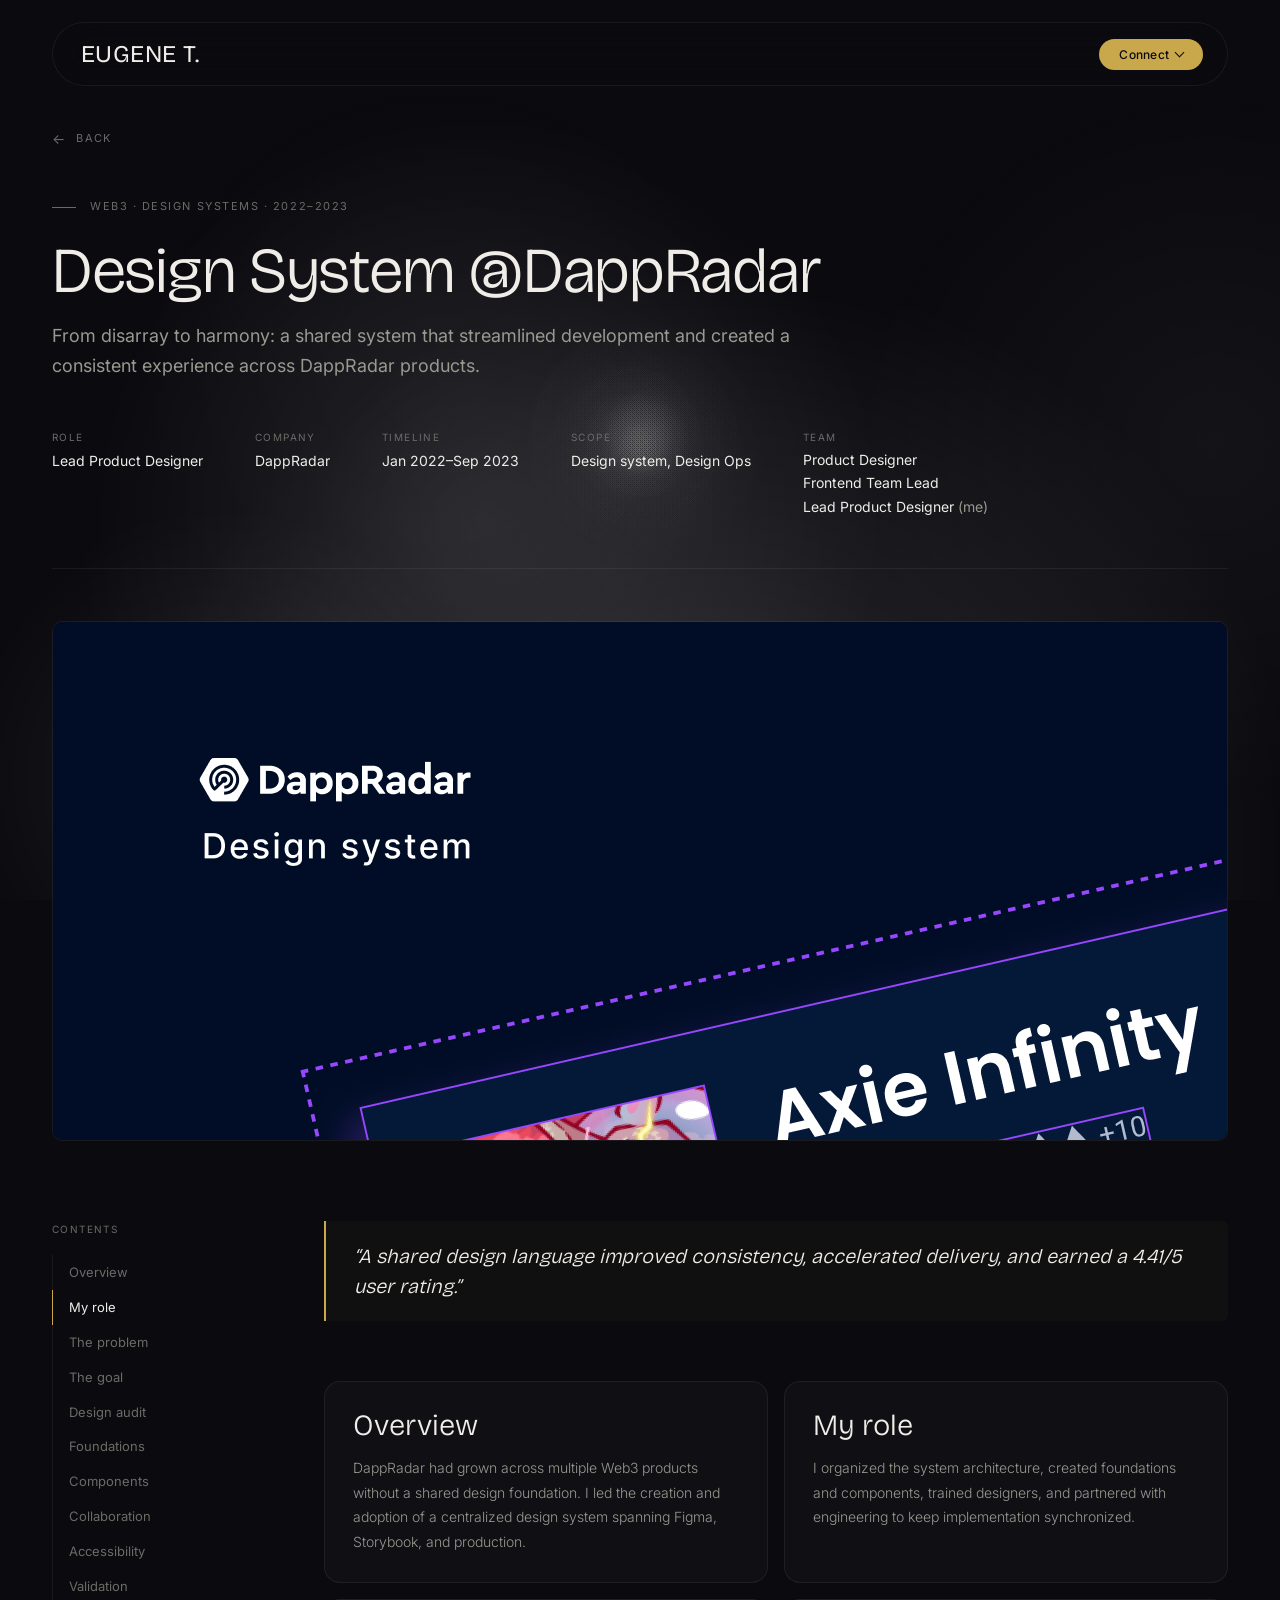
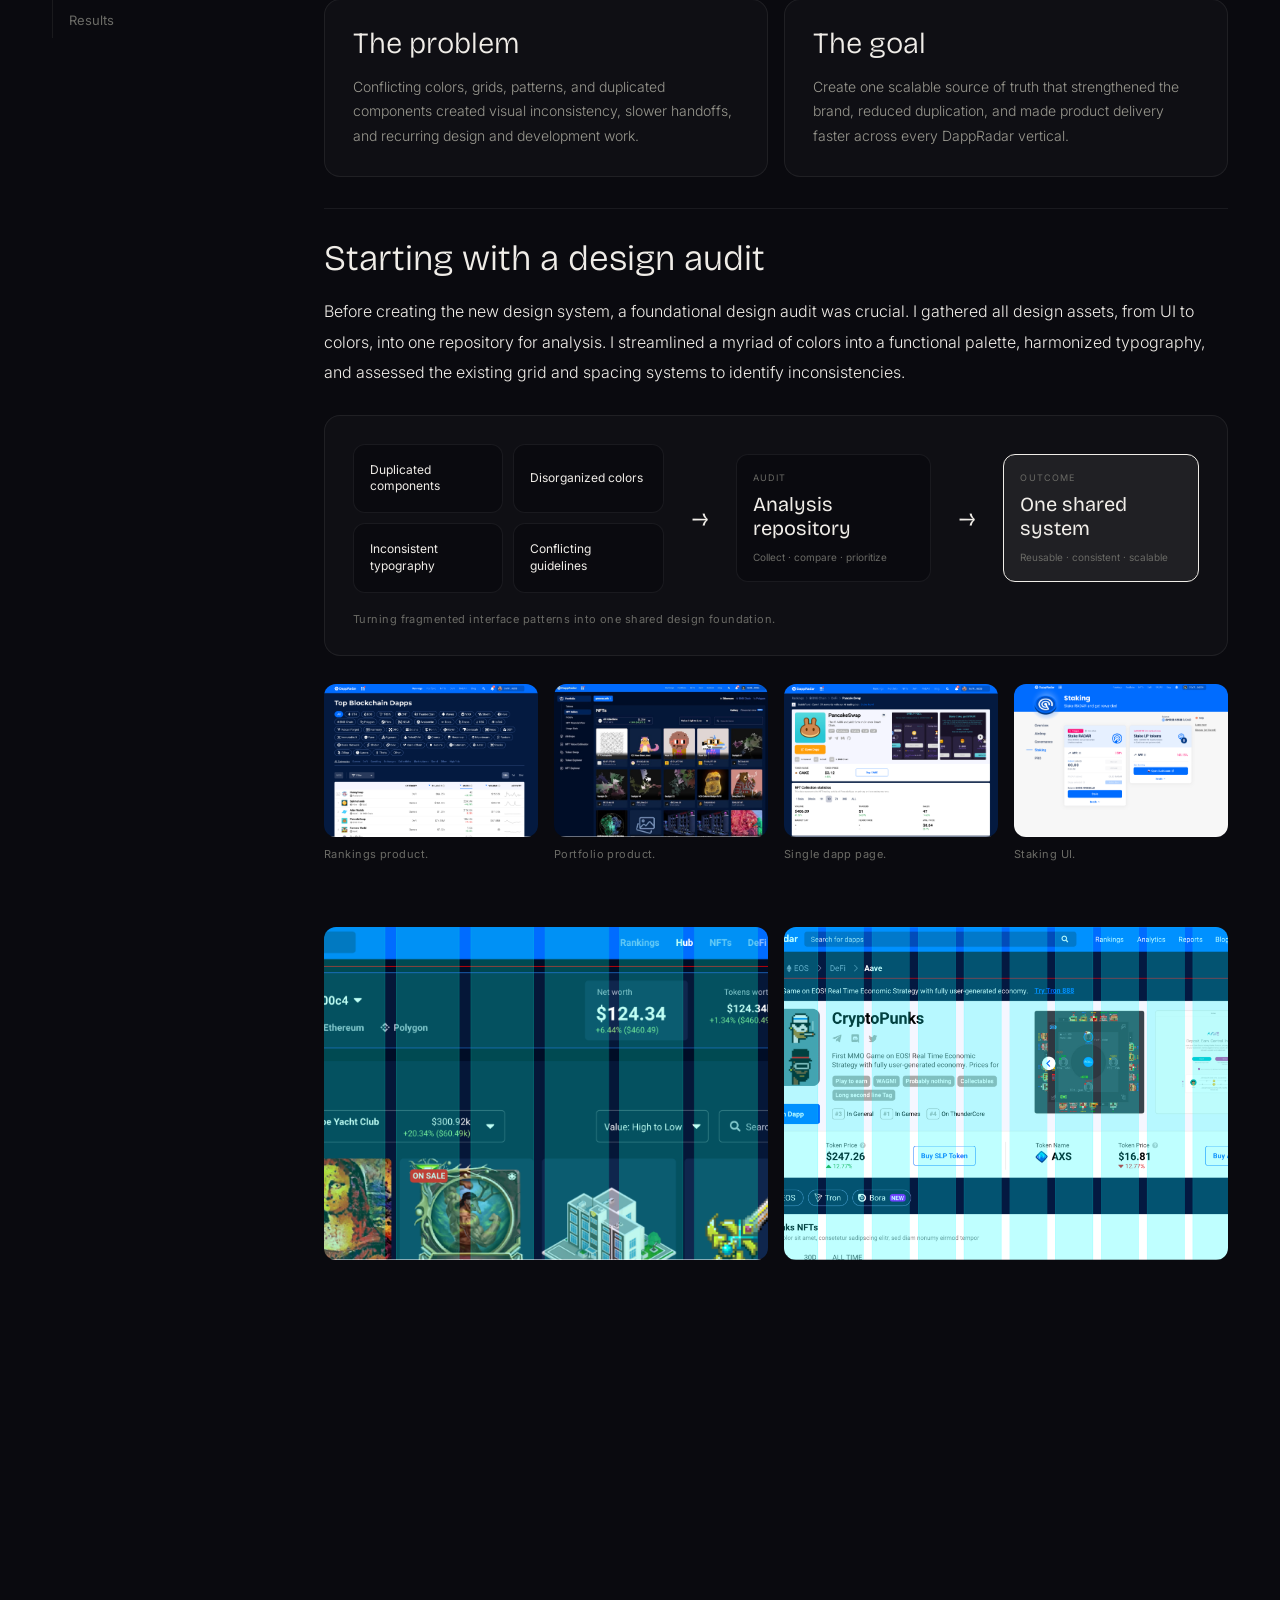
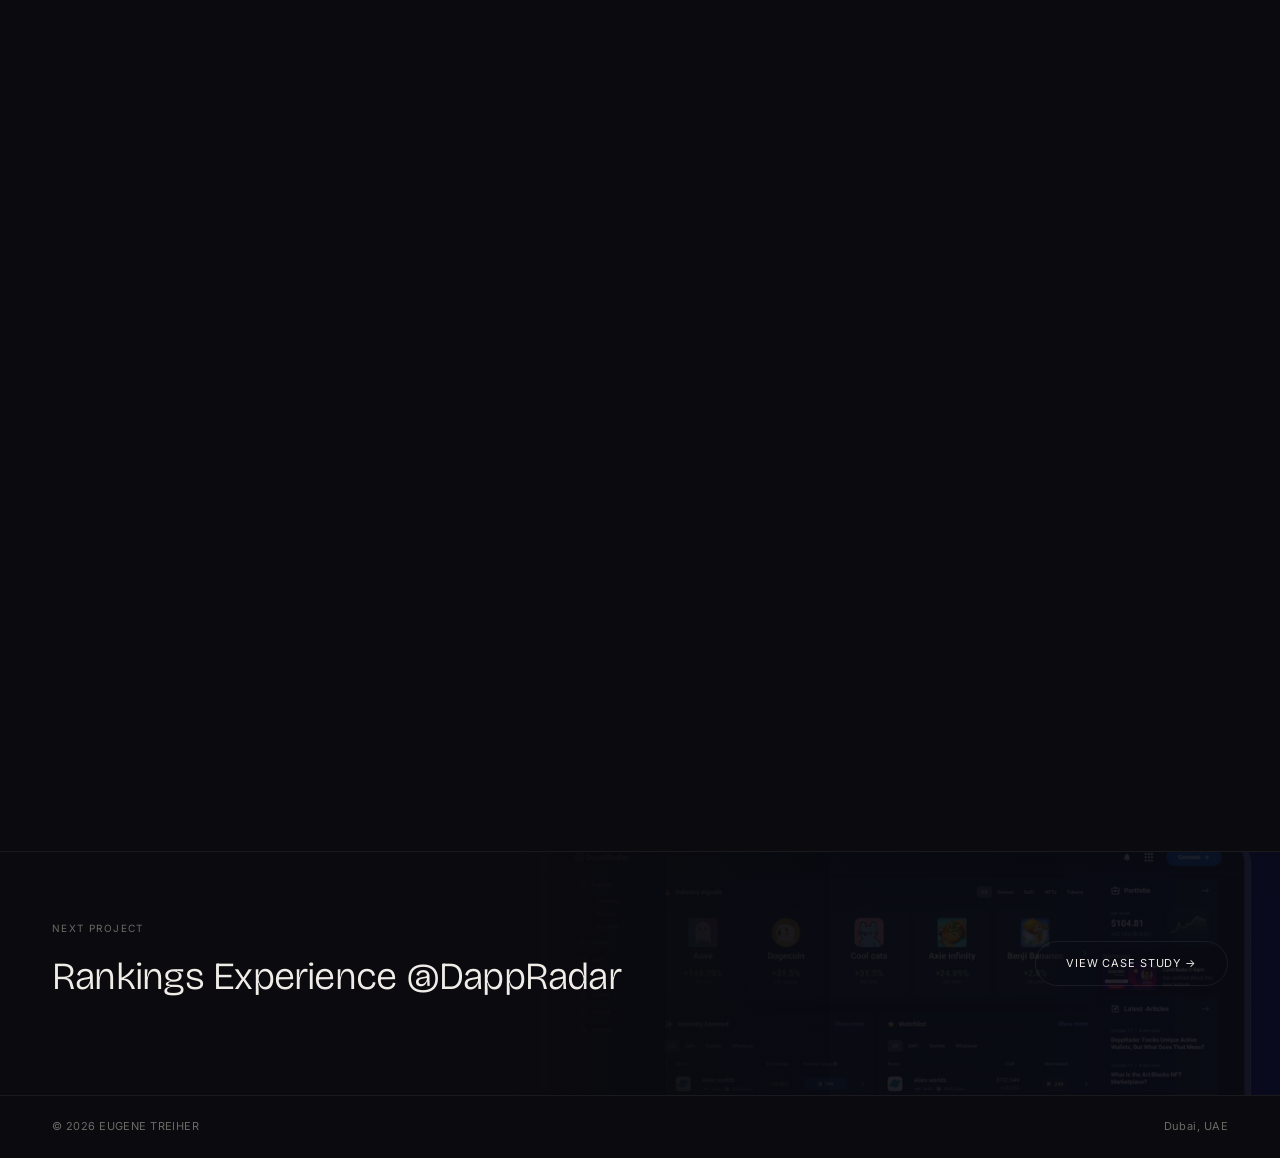
<file: design-system-dappradar.html>
<!DOCTYPE html>
<html lang="en">
<head>
<meta charset="UTF-8">
<meta name="viewport" content="width=device-width, initial-scale=1.0">
<script async src="https://www.googletagmanager.com/gtag/js?id=G-EYNT321HXM"></script>
<script>
  window.dataLayer = window.dataLayer || [];
  function gtag(){dataLayer.push(arguments);}
  gtag('js', new Date());
  gtag('config', 'G-EYNT321HXM');
</script>
<title>Design System @DappRadar - Eugene Treiher</title>
<link rel="icon" href="/favicon.svg" type="image/svg+xml">
<link rel="preconnect" href="https://fonts.googleapis.com">
<link href="https://fonts.googleapis.com/css2?family=Inter:wght@300;400;500;900&family=Bricolage+Grotesque:wght@200;300;400;500;600&family=Barlow+Condensed:wght@400;600;700;800&display=swap" rel="stylesheet">
<link rel="stylesheet" href="styles.css?v=44">
</head>
<body class="design-system-case">
<canvas id="blob-canvas"></canvas>
<nav id="main-nav" class="case-nav"><div class="nav-inner"><a href="/" class="nav-logo">EUGENE T.</a><ul class="nav-links"></ul><div class="nav-right"><a href="https://www.linkedin.com/in/eugene-t-9b0225137/" target="_blank" class="nav-cta" style="text-decoration:none">Connect</a></div></div></nav>

<div class="case-page">
  <a class="case-back" href="/">Back</a>
  <section class="case-hero reveal">
    <div class="case-eyebrow">Web3 · Design Systems · 2022–2023</div>
    <h1 class="case-title case-title--with-subtitle">Design System @DappRadar</h1>
    <p class="case-subtitle">From disarray to harmony: a shared system that streamlined development and created a consistent experience across DappRadar products.</p>
    <div class="case-meta">
      <div><div class="cml">Role</div><div class="cmv">Lead Product Designer</div></div>
      <div><div class="cml">Company</div><div class="cmv">DappRadar</div></div>
      <div><div class="cml">Timeline</div><div class="cmv">Jan 2022–Sep 2023</div></div>
      <div><div class="cml">Scope</div><div class="cmv">Design system, Design Ops</div></div>
      <div class="case-meta-team"><div class="cml">Team</div><div class="case-team-credits"><span>Product Designer</span><span>Frontend Team Lead</span><span>Lead Product Designer <strong>(me)</strong></span></div></div>
    </div>
    <div class="case-cover"><img src="DappRadarDS.jpg" srcset="assets/optimized/dappradar-ds-960.jpg 960w, DappRadarDS.jpg 1960w" sizes="(max-width: 768px) calc(100vw - 40px), calc(100vw - 104px)" alt="DappRadar design system components" fetchpriority="high" decoding="async" width="1960" height="980"></div>
  </section>

  <section class="case-body">
    <div class="case-sidebar">
      <div class="csl">Contents</div>
      <button type="button" class="cst active" data-target="overview">Overview</button>
      <button type="button" class="cst" data-target="my-role">My role</button>
      <button type="button" class="cst" data-target="problem">The problem</button>
      <button type="button" class="cst" data-target="goal">The goal</button>
      <button type="button" class="cst" data-target="audit">Design audit</button>
      <button type="button" class="cst" data-target="foundations">Foundations</button>
      <button type="button" class="cst" data-target="components">Components</button>
      <button type="button" class="cst" data-target="collaboration">Collaboration</button>
      <button type="button" class="cst" data-target="accessibility">Accessibility</button>
      <button type="button" class="cst" data-target="validation">Validation</button>
      <button type="button" class="cst" data-target="results">Results</button>
    </div>
    <div class="case-content">
      <div class="csq case-announcement reveal"><p>“A shared design language improved consistency, accelerated delivery, and earned a 4.41/5 user rating.”</p></div>
      <div class="case-intro-grid">
        <div class="case-intro-card" id="overview"><h2 class="csh">Overview</h2><p class="csp">DappRadar had grown across multiple Web3 products without a shared design foundation. I led the creation and adoption of a centralized design system spanning Figma, Storybook, and production.</p></div>
        <div class="case-intro-card" id="my-role"><h2 class="csh">My role</h2><p class="csp">I organized the system architecture, created foundations and components, trained designers, and partnered with engineering to keep implementation synchronized.</p></div>
        <div class="case-intro-card" id="problem"><h2 class="csh">The problem</h2><p class="csp">Conflicting colors, grids, patterns, and duplicated components created visual inconsistency, slower handoffs, and recurring design and development work.</p></div>
        <div class="case-intro-card" id="goal"><h2 class="csh">The goal</h2><p class="csp">Create one scalable source of truth that strengthened the brand, reduced duplication, and made product delivery faster across every DappRadar vertical.</p></div>
      </div>
      <div class="case-section-divider" aria-hidden="true"></div>

      <div id="audit">
        <h2 class="csh">Starting with a design audit</h2>
        <p class="csp">Before creating the new design system, a foundational design audit was crucial. I gathered all design assets, from UI to colors, into one repository for analysis. I streamlined a myriad of colors into a functional palette, harmonized typography, and assessed the existing grid and spacing systems to identify inconsistencies.</p>
        <figure class="audit-flow reveal" aria-label="Design audit process: inconsistent product patterns were collected in an analysis repository and transformed into a systematic design foundation">
          <div class="audit-flow-issues">
            <div><strong>Duplicated components</strong></div>
            <div><strong>Disorganized colors</strong></div>
            <div><strong>Inconsistent typography</strong></div>
            <div><strong>Conflicting guidelines</strong></div>
          </div>
          <span class="audit-flow-arrow" aria-hidden="true">→</span>
          <div class="audit-flow-stage"><span>Audit</span><strong>Analysis repository</strong><small>Collect · compare · prioritize</small></div>
          <span class="audit-flow-arrow" aria-hidden="true">→</span>
          <div class="audit-flow-stage audit-flow-stage--result"><span>Outcome</span><strong>One shared system</strong><small>Reusable · consistent · scalable</small></div>
          <figcaption>Turning fragmented interface patterns into one shared design foundation.</figcaption>
        </figure>
        <div class="ds-gallery ds-gallery--four reveal">
          <figure><img src="assets/design-system/audit-rankings.png" alt="Rankings interface before the design system"><figcaption>Rankings product.</figcaption></figure>
          <figure><img src="assets/design-system/audit-single-dapp.png" alt="Portfolio interface before the design system"><figcaption>Portfolio product.</figcaption></figure>
          <figure><img src="assets/design-system/audit-grid-a.png" alt="Single dapp interface before the design system"><figcaption>Single dapp page.</figcaption></figure>
          <figure><img src="assets/design-system/audit-grid-d.png" alt="Staking interface before the design system"><figcaption>Staking UI.</figcaption></figure>
        </div>
        <div class="case-media-grid audit-research-grid reveal">
          <figure><img src="assets/design-system/research-a.png" alt="Design audit research artifact"></figure>
          <figure><img src="assets/design-system/research-b.png" alt="Design audit synthesis artifact"></figure>
        </div>
      </div>

      <div id="foundations">
        <h2 class="csh">Building the foundations</h2>
        <h3 class="ds-subheading">Design tokens: colors</h3>
        <p class="csp">A carefully curated palette standardized the use of color across every interface and strengthened the brand. The tokens were designed for both dark and light themes, creating a flexible framework across different viewing conditions.</p>
        <div class="case-media-grid ds-foundation-grid reveal">
          <figure><img src="assets/design-system/colors.jpeg" alt="DappRadar light and dark color token systems" loading="lazy" decoding="async"><figcaption>Semantic color tokens for light and dark themes.</figcaption></figure>
          <figure><img src="assets/design-system/typography.png" alt="DappRadar typography tokens" loading="lazy" decoding="async"><figcaption>Typography tokens and responsive type hierarchy.</figcaption></figure>
        </div>
        <h3 class="ds-subheading">Typography system</h3>
        <p class="csp">The type system combined Poppins headlines with Roboto body styles and defined consistent size, weight, line-height, and letter-spacing tokens. A specialized mobile scale adjusted sizes and rhythm to improve readability across smaller screens.</p>
        <figure class="case-media case-media--wide case-media--inline reveal"><img src="assets/design-system/type-system.png" alt="Desktop and mobile typography system" loading="lazy" decoding="async"><figcaption>Desktop and mobile type specifications.</figcaption></figure>
      </div>

      <div id="components">
        <h2 class="csh">A reusable component library</h2>
        <p class="csp">UI components were standardized across interactive states—hover, active, disabled—and multiple sizes. The library covered buttons, inputs, choice selections, checkboxes, chips, data boxes, toasters, toggles, tooltips, upload areas, widgets, breadcrumbs, menus, header, footer, pagination, icons, accordions, tabs, sliders, carousels, modals, badges, progress bars, cards, tables, and lists.</p>
        <figure class="case-media case-media--wide case-media--inline reveal"><img src="assets/design-system/components.png" alt="DappRadar component library examples" loading="lazy" decoding="async"><figcaption>Reusable components across themes, sizes, and interactive states.</figcaption></figure>
        <div class="ds-gallery ds-gallery--slider reveal">
          <figure><img src="assets/design-system/components-chips.png" alt="Chips and selection components"><figcaption>Chips and selections.</figcaption></figure>
          <figure><img src="assets/design-system/components-inputs.png" alt="Button and input components"><figcaption>Buttons and inputs.</figcaption></figure>
          <figure><img src="assets/design-system/components-footer.png" alt="Footer components"><figcaption>Footer system.</figcaption></figure>
          <figure><img src="assets/design-system/components-drawer.png" alt="Drawer and menu components"><figcaption>Drawer and navigation patterns.</figcaption></figure>
        </div>
        <div class="ds-capability-grid reveal">
          <article><span>Foundation</span><strong>Semantic tokens</strong></article><article><span>Library</span><strong>Reusable UI patterns</strong></article><article><span>Coverage</span><strong>Dark and light themes</strong></article><article><span>Quality</span><strong>All interaction states</strong></article>
        </div>
      </div>

      <div id="collaboration">
        <h2 class="csh">Design and development in sync</h2>
        <p class="csp">We established seamless synchronization between the Figma design system and Storybook, the frontend development environment. Design updates were mirrored in Storybook, providing a single source of truth, reducing deviations, and enabling real-time collaboration between designers and developers.</p>
        <div class="case-media-grid reveal">
          <figure><img src="assets/design-system/collaboration.png" alt="Figma, Jira and Storybook collaboration workflow" loading="lazy" decoding="async"><figcaption>One workflow connecting design, review, and implementation.</figcaption></figure>
          <figure><img src="assets/design-system/versioning.png" alt="Component version-control workflow" loading="lazy" decoding="async"><figcaption>Version control and change tracking for every component.</figcaption></figure>
        </div>
        <div class="case-media-grid reveal">
          <figure><img src="assets/design-system/storybook-a.png" alt="Design components implemented in Storybook"><figcaption>Design system components in Storybook.</figcaption></figure>
          <figure><img src="assets/design-system/storybook-b.png" alt="Additional Storybook component documentation"><figcaption>Implementation and component states.</figcaption></figure>
        </div>
        <h3 class="ds-subheading">Version control</h3>
        <p class="csp">After the system was reflected in Storybook, each component was assigned version 1.0. Designers logged modifications in a Figma changelog for peer review. Every update also received a Jira ticket documenting the new version and required changes before passing through design review and quality control.</p>
        <figure class="case-media case-media--wide case-media--inline reveal"><img src="assets/design-system/changelog.png" alt="Figma component changelog" loading="lazy" decoding="async"><figcaption>Tracking component updates through the Figma changelog.</figcaption></figure>
      </div>

      <div id="accessibility">
        <h2 class="csh">Accessibility built in</h2>
        <p class="csp">Accessibility testing was an indispensable part of the system. A Figma plugin checked the contrast ratio of visible text and provided immediate feedback on whether designs met WCAG AA and AAA compliance levels.</p>
        <figure class="case-media case-media--wide case-media--inline reveal"><img src="assets/design-system/accessibility.png" alt="Accessibility contrast testing in the DappRadar design system" loading="lazy" decoding="async"><figcaption>Testing color combinations against accessibility standards.</figcaption></figure>
        <figure class="case-media case-media--wide case-media--inline reveal"><img src="assets/design-system/accessibility-b.png" alt="Accessibility testing across design-system colors" loading="lazy" decoding="async"><figcaption>Contrast validation across the design-system palette.</figcaption></figure>
        <p class="csp">Beyond contrast, typography was selected and tested for legibility across devices and user settings. Interactive elements—including buttons, forms, and links—were designed for keyboard navigation and screen-reader compatibility.</p>
        <figure class="case-media case-media--wide case-media--inline reveal"><img src="assets/design-system/accessibility-c.png" alt="Additional DappRadar accessibility checks" loading="lazy" decoding="async"><figcaption>Accessibility checks applied to production patterns.</figcaption></figure>
      </div>

      <div id="validation">
        <h2 class="csh">Validation in the product</h2>
        <p class="csp">Before-and-after comparisons showed how the shared foundations improved navigation, page structure, content hierarchy, and product surfaces across the DappRadar ecosystem.</p>
        <div class="ds-comparisons">
          <section><h3 class="ds-subheading">Home page hero</h3><div class="case-media-grid"><figure><span class="ds-compare-label">Before</span><img src="assets/design-system/home-before.png" alt="DappRadar homepage hero before"></figure><figure><span class="ds-compare-label">After</span><img src="assets/design-system/home-after.png" alt="DappRadar homepage hero after"></figure></div></section>
          <section><h3 class="ds-subheading">Home page section</h3><div class="case-media-grid"><figure><span class="ds-compare-label">Before</span><img src="assets/design-system/home-section-before.png" alt="DappRadar homepage section before"></figure><figure><span class="ds-compare-label">After</span><img src="assets/design-system/home-section-after.png" alt="DappRadar homepage section after"></figure></div></section>
          <section><h3 class="ds-subheading">Footer</h3><div class="case-media-grid"><figure><span class="ds-compare-label">Before</span><img src="assets/design-system/footer-before.png" alt="DappRadar footer before"></figure><figure><span class="ds-compare-label">After</span><img src="assets/design-system/footer-after.png" alt="DappRadar footer after"></figure></div></section>
          <section><h3 class="ds-subheading">Single project page</h3><div class="case-media-grid"><figure><span class="ds-compare-label">Before</span><img src="assets/design-system/project-before.png" alt="Single project page before"></figure><figure><span class="ds-compare-label">After</span><img src="assets/design-system/project-after.png" alt="Single project page after"></figure></div></section>
          <section><h3 class="ds-subheading">Rankings page</h3><div class="case-media-grid"><figure><span class="ds-compare-label">Before</span><img src="assets/design-system/rankings-before.png" alt="Rankings page before"></figure><figure><span class="ds-compare-label">After</span><img src="assets/design-system/rankings-after.png" alt="Rankings page after"></figure></div></section>
          <section><h3 class="ds-subheading">Top NFTs page</h3><div class="case-media-grid"><figure><span class="ds-compare-label">Before</span><img src="assets/design-system/nft-before.png" alt="Top NFTs page before"></figure><figure><span class="ds-compare-label">After</span><img src="assets/design-system/nft-after.png" alt="Top NFTs page after"></figure></div></section>
        </div>
        <h3 class="ds-subheading">User testing and feedback</h3>
        <p class="csp">First, an internal feedback widget provided real-time qualitative insights. Users frequently commended the improved consistency and ease of navigation, indicating a more seamless experience.</p>
        <figure class="case-media case-media--wide case-media--inline reveal"><img src="assets/design-system/feedback-full.png" alt="Feedback gathered inside the DappRadar product" loading="lazy" decoding="async"><figcaption>Live qualitative feedback from the product.</figcaption></figure>
        <p class="csp">Next, a comprehensive survey measured satisfaction after implementation. Of 8,586 responses, 70% gave a five-star rating and another 20% gave four stars, producing an average score of 4.41 out of 5.</p>
        <figure class="case-media case-media--wide case-media--inline reveal"><img src="assets/design-system/testing-full.png" alt="DappRadar user satisfaction survey in Maze" loading="lazy" decoding="async"><figcaption>User testing and satisfaction results from Maze.</figcaption></figure>
        <h3 class="ds-subheading">Internal feedback</h3>
        <p class="csp">Informal interviews, team discussions, and internal communication reviews showed smoother designer–developer collaboration, faster decisions, and more efficient product cycles.</p>
        <div class="ds-testimonials">
          <blockquote><img src="avatar-dragos.jpeg" alt="Dragos Dunica"><p>“Early in his journey at DappRadar, Yevhen took the lead in transitioning us to Figma and setting up a design system. This change notably improved our workflow speed and the consistency of our products.”</p><cite>Dragos Dunica · Co-Founder at DappRadar</cite></blockquote>
          <blockquote><img src="justas-avatar.jpeg" alt="Justas Samalius"><p>“Yevhen developed an innovative design system and skilfully presented and onboarded the entire team. Thanks to his efforts, collaboration between designers and developers has been enhanced, boosting efficiency across the organization.”</p><cite>Justas Samalius · Head of Design at DappRadar</cite></blockquote>
          <blockquote><img src="avatar-giedrius.jpeg" alt="Giedrius Vičkus"><p>“The design system streamlined our workflow by providing standardized components and guidelines. This led to quicker handoffs, more efficient tracking through version control, and accelerated release cycles.”</p><cite>Giedrius Vičkus · Lead Frontend Engineer</cite></blockquote>
        </div>
      </div>

      <div id="results">
        <h2 class="csh">Results</h2>
        <div class="crg">
          <div class="crc"><span class="crn">4.41</span><span class="crl">Average user rating out of 5 after implementation</span></div>
          <div class="crc"><span class="crn">70%</span><span class="crl">Of respondents awarded the experience five stars</span></div>
          <div class="crc"><span class="crn">8,586</span><span class="crl">Responses captured in the user survey</span></div>
          <div class="crc"><span class="crn">1.0</span><span class="crl">Versioned component baseline shared across Figma and Storybook</span></div>
        </div>
        <div class="reflection-list ds-results-list">
          <div class="reflection-item"><div class="reflection-dot"></div><div class="reflection-text"><strong>Product-cycle efficiency:</strong> the team reported a significant improvement in the time from ideation to deployment.</div></div>
          <div class="reflection-item"><div class="reflection-dot"></div><div class="reflection-text"><strong>Internal collaboration:</strong> standardized components and clear guidelines improved cohesion across departments.</div></div>
          <div class="reflection-item"><div class="reflection-dot"></div><div class="reflection-text"><strong>Visual and brand consistency:</strong> the system established a recognizable experience across the DappRadar ecosystem.</div></div>
          <div class="reflection-item"><div class="reflection-dot"></div><div class="reflection-text"><strong>User satisfaction:</strong> 8,586 survey responses produced a 4.41/5 average, with 90% rating the experience four or five stars.</div></div>
          <div class="reflection-item"><div class="reflection-dot"></div><div class="reflection-text"><strong>Scalability:</strong> semantic tokens and layered colors created infrastructure that could expand to new products, interfaces, and themes.</div></div>
          <div class="reflection-item"><div class="reflection-dot"></div><div class="reflection-text"><strong>Version control:</strong> the Figma changelog, Storybook, peer review, and Jira workflow made component changes traceable and dependable.</div></div>
        </div>
      </div>
    </div>
  </section>

  <section class="case-next"><div class="case-next-media"><img src="assets/optimized/dapp-rankings-960.jpg" alt="" loading="lazy" decoding="async"></div><div><div class="cnl">Next project</div><div class="cnt">Rankings Experience @DappRadar</div></div><a class="cnb" href="/rankings-dappradar">View case study →</a></section>
  <footer><span>© 2026 EUGENE TREIHER</span><div class="loc"><span>Dubai, UAE</span></div></footer>
</div>

<script src="canvas.js?v=6"></script>
<script>
const sections = document.querySelectorAll('.case-content [id]');
const navItems = document.querySelectorAll('.cst');
navItems.forEach(item => item.addEventListener('click', () => {
  const target = document.getElementById(item.dataset.target);
  if (!target) return;
  window.scrollTo({ top: target.getBoundingClientRect().top + window.scrollY - 120, behavior: 'smooth' });
}));
window.addEventListener('scroll', () => {
  let current = '';
  sections.forEach(section => { if (window.scrollY >= section.offsetTop - 160) current = section.id; });
  navItems.forEach(item => item.classList.toggle('active', item.dataset.target === current));
});
</script>
</body>
</html>
</file>
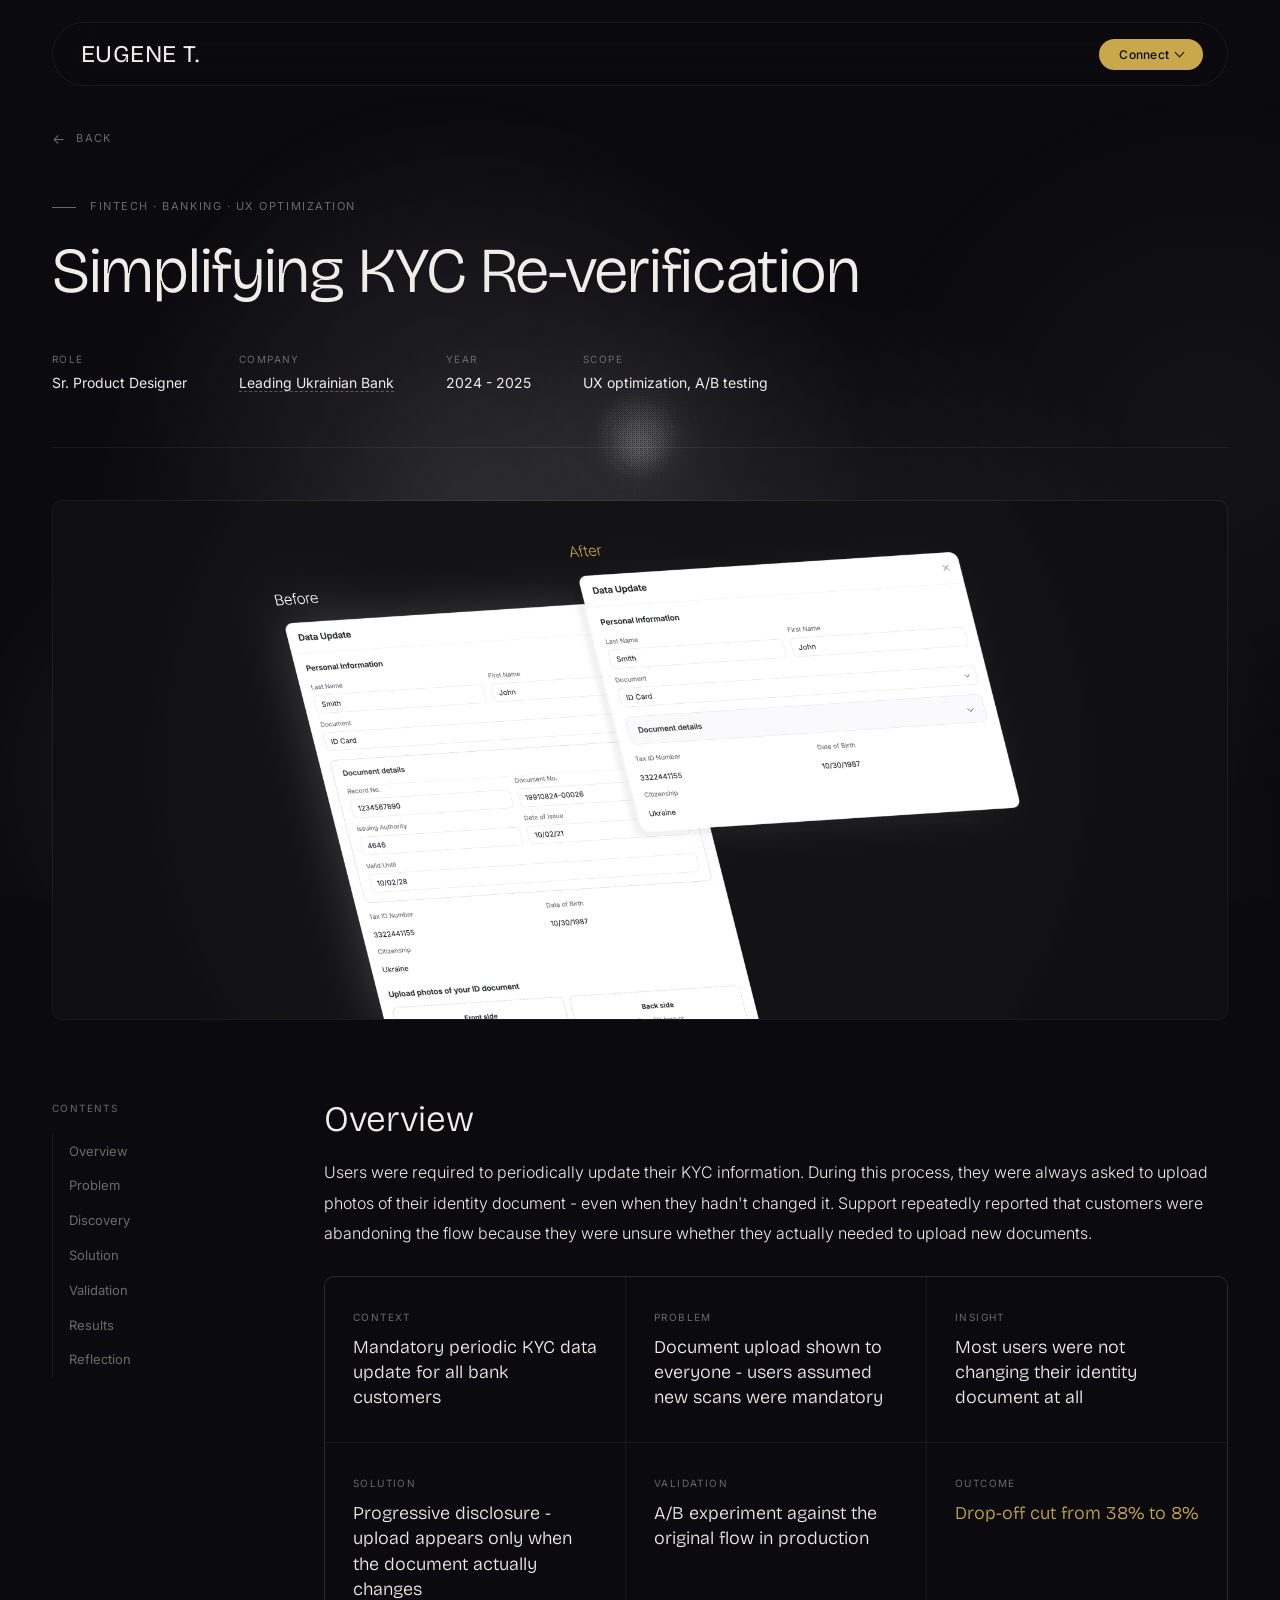
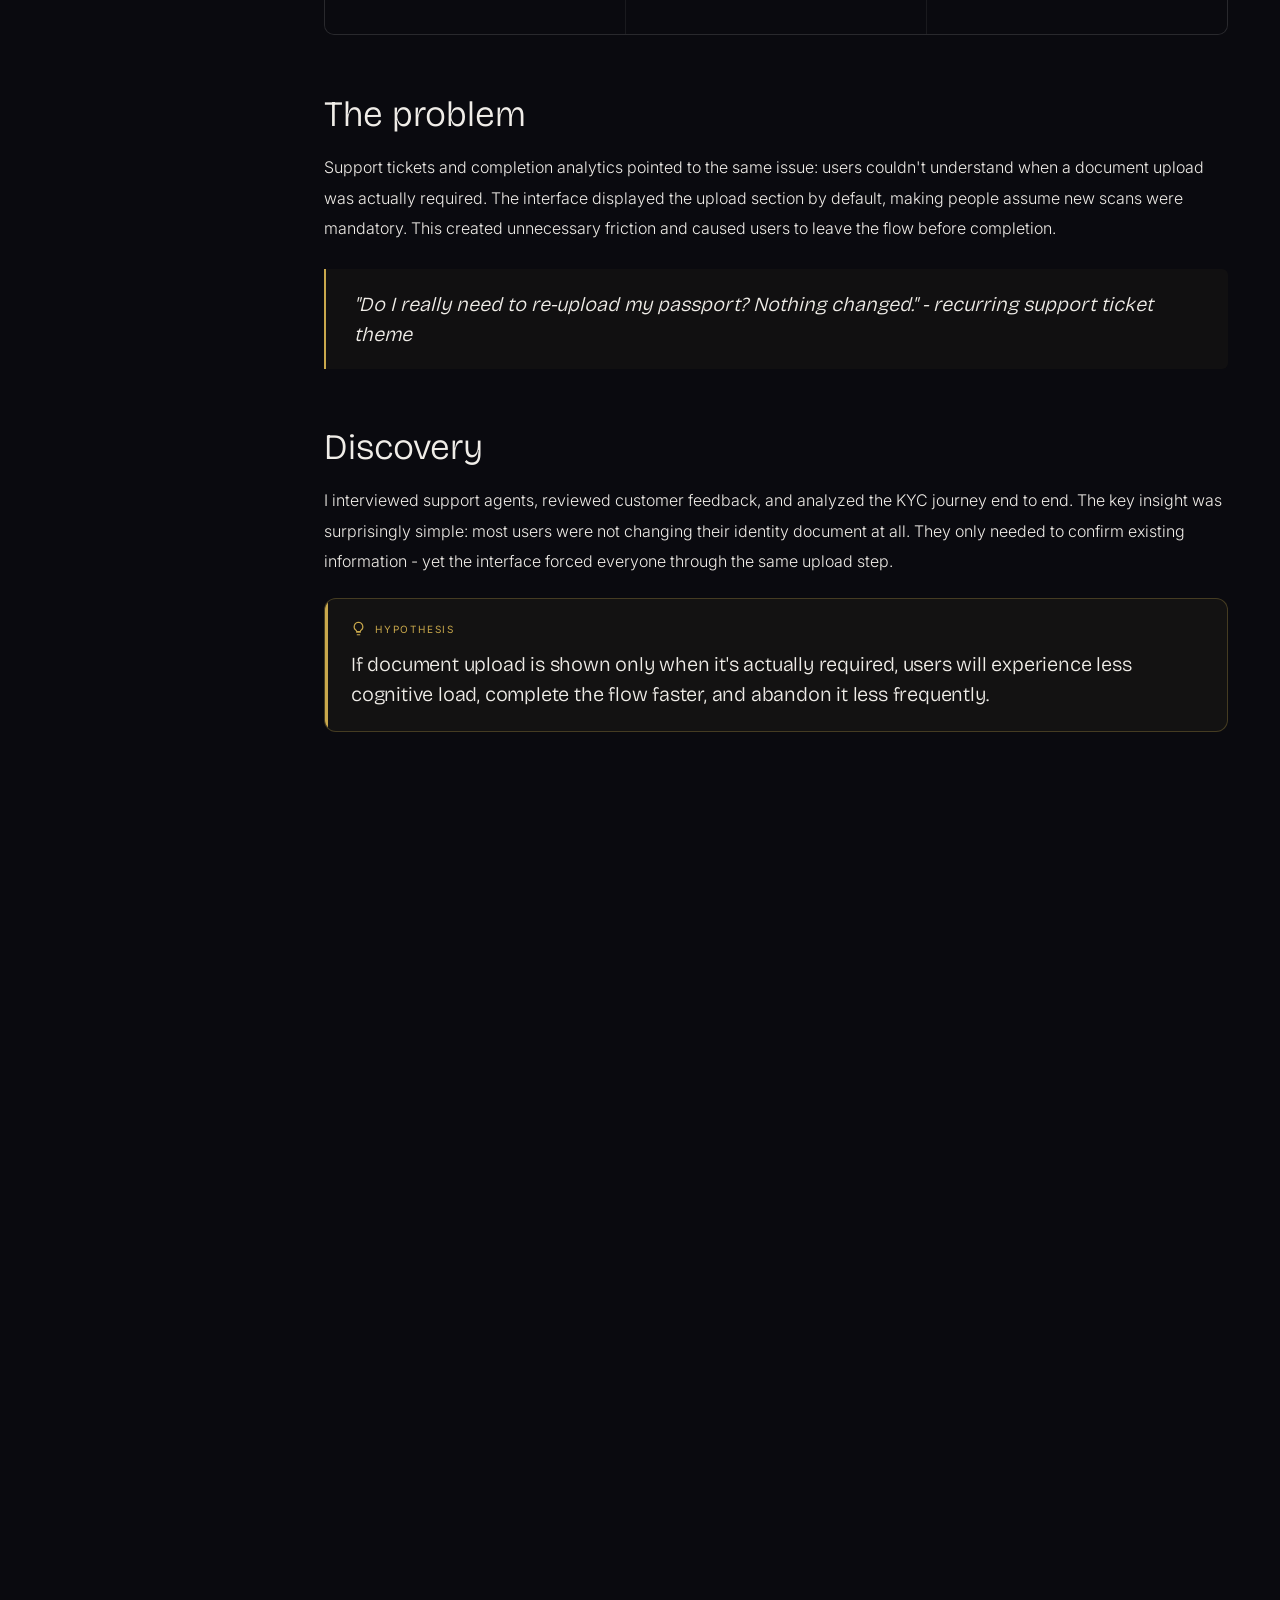
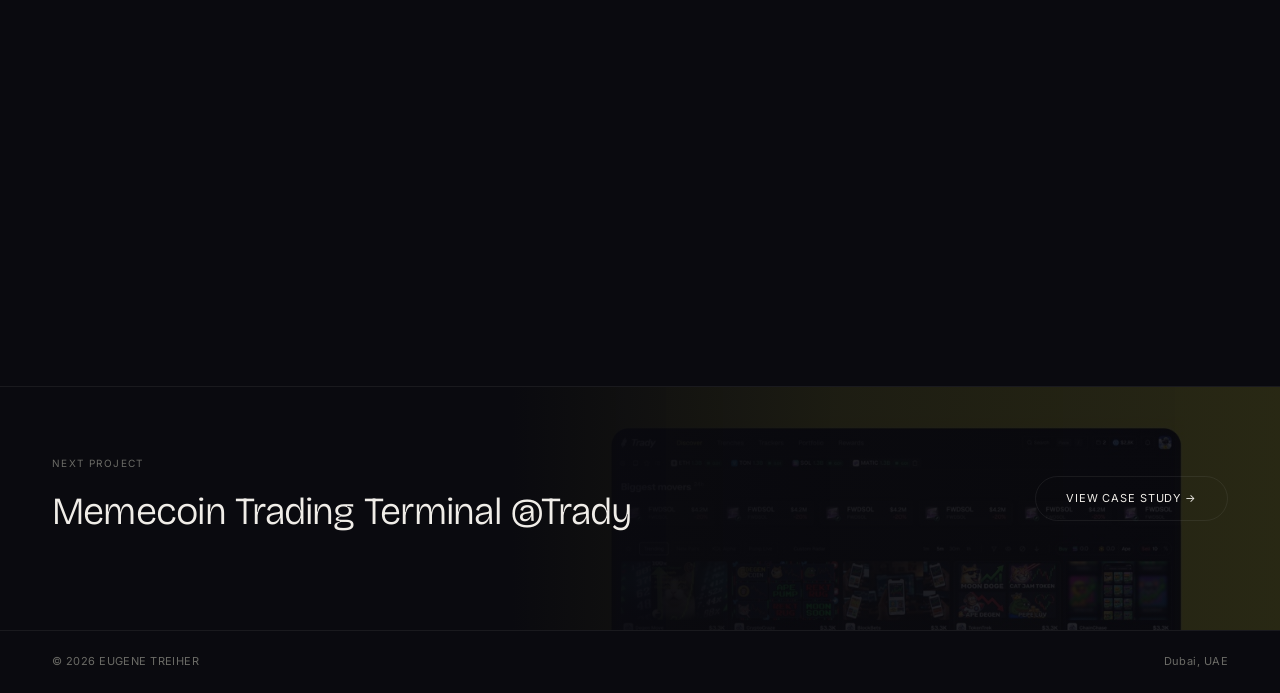
<file: kyc-drop-off.html>
<!DOCTYPE html>
<html lang="en">
<head>
<meta charset="UTF-8">
<meta name="viewport" content="width=device-width, initial-scale=1.0">
<script async src="https://www.googletagmanager.com/gtag/js?id=G-EYNT321HXM"></script>
<script>
  window.dataLayer = window.dataLayer || [];
  function gtag(){dataLayer.push(arguments);}
  gtag('js', new Date());
  gtag('config', 'G-EYNT321HXM');
</script>
<title>Simplifying KYC Re-verification @Leading Ukrainian Bank - Eugene Treiher</title>
<link rel="icon" href="/favicon.svg" type="image/svg+xml">
<link rel="preconnect" href="https://fonts.googleapis.com">
<link href="https://fonts.googleapis.com/css2?family=Inter:wght@300;400;500;600;900&family=Bricolage+Grotesque:wght@200;300;400;500;600&family=Barlow+Condensed:wght@400;600;700;800&display=swap" rel="stylesheet">
<link rel="stylesheet" href="styles.css?v=20">
<style>
/* ── INTERACTIVE KYC DEMO - before / after columns ── */
.kycd{margin-top:32px}
.kycd-cols{display:grid;grid-template-columns:1fr 1fr;gap:16px;align-items:start}
.kycd-col-head{display:flex;flex-direction:column;gap:6px;margin-bottom:14px;min-height:52px}
.kycd-col-label{font-size:24px;letter-spacing:.02em;text-transform:uppercase;font-weight:500;font-family:'Inter',sans-serif}
.kycd-col-label.before{color:var(--muted)}
.kycd-col-label.after{color:var(--accent)}
.kycd-col-cap{font-size:12px;color:var(--muted2);font-family:'Inter',sans-serif;line-height:1.5;display:flex;align-items:flex-start;gap:8px}
.kycd-col-cap .pulse-dot{width:6px;height:6px;border-radius:50%;background:var(--accent);animation:kycd-pulse 1.6s ease-in-out infinite;flex-shrink:0;margin-top:4px}
@keyframes kycd-pulse{0%,100%{opacity:.4;transform:scale(1)}50%{opacity:1;transform:scale(1.3)}}

/* Light modal replica */
.kycd-modal{
  background:#fff;border-radius:14px;overflow:hidden;
  font-family:'Inter',sans-serif;color:#22252a;
  box-shadow:0 20px 60px rgba(0,0,0,.5);
  width:100%;
}
.kycd-head{
  display:flex;justify-content:space-between;align-items:center;
  padding:14px 18px;border-bottom:1px solid #ececef;
}
.kycd-head-title{font-size:15px;font-weight:600;letter-spacing:-.01em}
.kycd-head-x{color:#9a9ba1;font-size:14px;line-height:1}
.kycd-body{padding:16px 18px 20px}
.kycd-sec{font-size:13px;font-weight:600;margin-bottom:14px;letter-spacing:-.01em}
.kycd-grid{display:grid;grid-template-columns:1fr 1fr;gap:11px 12px}
.kycd-field{display:flex;flex-direction:column;gap:5px;min-width:0}
.kycd-field.full{grid-column:1/-1}
.kycd-label{font-size:10.5px;color:#6b6e76}
.kycd-input{
  border:1px solid #d8dade;border-radius:7px;padding:8px 10px;width:100%;
  font-size:12px;color:#22252a;background:#fff;font-family:'Inter',sans-serif;
}
.kycd-select-wrap{position:relative}
.kycd-select{
  width:100%;appearance:none;-webkit-appearance:none;
  border:1px solid #d8dade;border-radius:7px;padding:8px 30px 8px 10px;
  font-size:12px;color:#22252a;background:#fff;font-family:'Inter',sans-serif;cursor:pointer;
  transition:border-color .25s,box-shadow .25s;
}
.kycd-select:focus{outline:none;border-color:#e5173f;box-shadow:0 0 0 3px rgba(229,23,63,.08)}
.kycd-select-wrap::after{
  content:'';position:absolute;right:12px;top:50%;
  width:6px;height:6px;border-right:1.5px solid #6b6e76;border-bottom:1.5px solid #6b6e76;
  transform:translateY(-70%) rotate(45deg);pointer-events:none;
}
.kycd-static{font-size:12px;color:#22252a;padding:8px 0 0}

/* Collapsible document-details accordion */
.kycd-acc{margin-top:16px;border:1px solid #dcdce1;border-radius:10px;padding:0 16px;background:#fafafb;transition:border-color .3s,background .3s}
.kycd-acc.open{border-color:#c7c7ce;background:#fff}
.kycd-acc-head{display:flex;align-items:center;justify-content:space-between;padding:13px 0;cursor:pointer;user-select:none}
.kycd-acc-title{font-size:12.5px;font-weight:600;color:#3a3d45;letter-spacing:-.01em}
.kycd-acc-chev{width:8px;height:8px;border-right:1.5px solid #6b6e76;border-bottom:1.5px solid #6b6e76;transform:rotate(45deg);transition:transform .3s;margin-right:3px}
.kycd-acc.open .kycd-acc-chev{transform:rotate(-135deg)}
.kycd-acc-body{overflow:hidden;max-height:0;opacity:0;transition:max-height .55s cubic-bezier(.22,1,.36,1),opacity .4s ease,padding-bottom .5s cubic-bezier(.22,1,.36,1)}
.kycd-acc.open .kycd-acc-body{max-height:360px;opacity:1;padding-bottom:16px}
.kycd-acc.open .kycd-acc-head{border-bottom:1px solid #ececef}
/* Always-open static variant (Before) */
.kycd-acc-static .kycd-acc-head{cursor:default}
.kycd-acc-static .kycd-acc-chev{display:none}
.kycd-acc + .kycd-grid{margin-top:16px}

/* Upload section - the progressive disclosure target */
.kycd-upload{
  overflow:hidden;
  max-height:400px;opacity:1;transform:translateY(0);
  transition:max-height .7s cubic-bezier(.22,1,.36,1),opacity .55s ease,transform .6s cubic-bezier(.22,1,.36,1),margin-top .7s cubic-bezier(.22,1,.36,1);
  margin-top:22px;
}
.kycd-upload.collapsed{max-height:0;opacity:0;transform:translateY(14px);margin-top:0}
.kycd-upload-title{font-size:13px;font-weight:600;margin-bottom:12px;letter-spacing:-.01em}
.kycd-drop-row{display:grid;grid-template-columns:1fr 1fr;gap:10px}
.kycd-drop{
  border:1.5px dashed #cfd1d6;border-radius:9px;
  padding:16px 8px;text-align:center;
  display:flex;flex-direction:column;align-items:center;gap:7px;
}
.kycd-drop-side{font-size:11.5px;font-weight:600}
.kycd-drop-hint{font-size:10px;color:#6b6e76}
.kycd-select-file{
  display:inline-flex;align-items:center;gap:5px;
  border:1.5px solid #e5173f;border-radius:100px;color:#e5173f;
  font-size:10.5px;font-weight:600;padding:5px 12px;cursor:pointer;background:#fff;
  font-family:'Inter',sans-serif;white-space:nowrap;
}
.kycd-formats{font-size:9px;color:#9a9ba1;line-height:1.5}

/* stage wrapper per column */
.kycd-stage{
  background:rgba(255,255,255,.02);border:1px solid var(--line);border-radius:16px;
  padding:20px 16px;
}
.kycd-stage.highlight{border-color:rgba(201,168,76,.35)}
@media(max-width:900px){
  .kycd-cols{grid-template-columns:1fr}
  .kycd-col-head{min-height:0}
}
@media(max-width:768px){
  .kycd-stage{padding:14px 10px}
  .kycd-grid{grid-template-columns:1fr}
}

/* Before/after compare cards */
.kycd-compare{display:grid;grid-template-columns:1fr 1fr;gap:16px;margin-top:32px}
@media(max-width:768px){.kycd-compare{grid-template-columns:1fr}}
.kycd-cmp{border:1px solid var(--line);border-radius:12px;padding:26px 24px;background:rgba(255,255,255,.02)}
.kycd-cmp-label{font-size:24px;letter-spacing:.02em;text-transform:uppercase;font-weight:500;font-family:'Inter',sans-serif;margin-bottom:16px;display:block}
.kycd-cmp-label.before{color:var(--muted)}
.kycd-cmp-label.after{color:var(--accent)}
.kycd-cmp li{font-size:13.5px;color:var(--muted2);line-height:1.7;list-style:none;padding-left:18px;position:relative;margin-bottom:8px;font-family:'Inter',sans-serif}
.kycd-cmp li::before{content:'';position:absolute;left:0;top:9px;width:5px;height:5px;border-radius:50%;background:currentColor;opacity:.5}

/* Hypothesis callout */
.hypo{margin-top:22px;border:1px solid rgba(201,168,76,.28);border-radius:12px;background:rgba(201,168,76,.05);padding:22px 26px;position:relative;overflow:hidden}
.hypo::before{content:'';position:absolute;left:0;top:0;bottom:0;width:3px;background:var(--accent)}
.hypo-label{display:flex;align-items:center;gap:9px;font-size:10px;letter-spacing:.18em;text-transform:uppercase;color:var(--accent);font-family:'Inter',sans-serif;margin-bottom:12px}
.hypo-label svg{width:15px;height:15px}
.hypo-text{font-family:'Bricolage Grotesque',sans-serif;font-weight:300;font-size:20px;line-height:1.5;color:var(--text);letter-spacing:-.01em}
@media(max-width:768px){.hypo{padding:18px 20px}.hypo-text{font-size:17px}}

/* Before→after result metrics */
.mtr-dir{display:inline-flex;align-items:center;gap:7px;font-size:12.5px;letter-spacing:.02em;color:var(--muted2);font-family:'Inter',sans-serif;margin-bottom:18px}
.mtr-dir svg{width:16px;height:16px;color:var(--accent)}
.mtr-val{display:flex;align-items:baseline;gap:12px;font-family:'Bricolage Grotesque',sans-serif;letter-spacing:-.02em}
.mtr-from{font-size:26px;font-weight:300;color:var(--muted);text-decoration:line-through;text-decoration-color:rgba(240,237,232,.28)}
.mtr-arrow{font-size:20px;color:var(--muted2)}
.mtr-to{font-size:46px;font-weight:300;color:var(--accent);line-height:1}
@media(max-width:768px){.mtr-to{font-size:38px}.mtr-from{font-size:22px}}
.mtr-note{display:block;margin-top:12px;font-size:12px;line-height:1.5;color:var(--muted);font-family:'Inter',sans-serif}
</style>
</head>
<body>

<canvas id="blob-canvas"></canvas>

<nav id="main-nav" class="case-nav">
  <div class="nav-inner">
    <a href="/" class="nav-logo">EUGENE T.</a>
    <ul class="nav-links"></ul>
    <div class="nav-right">
      <a href="https://www.linkedin.com/in/eugene-t-9b0225137/" target="_blank" class="nav-cta" style="text-decoration:none">Connect</a>
    </div>
  </div>
</nav>

<div class="case-page">
  <a class="case-back" href="/">Back</a>

  <section class="case-hero reveal">
    <div class="case-eyebrow">Fintech · Banking · UX Optimization</div>
    <h1 class="case-title">Simplifying KYC Re-verification</h1>
    <div class="case-meta">
      <div><div class="cml">Role</div><div class="cmv">Sr. Product Designer</div></div>
      <div><div class="cml">Company</div><div class="cmv"><span class="nda">Leading Ukrainian Bank</span></div></div>
      <div><div class="cml">Year</div><div class="cmv">2024 - 2025</div></div>
      <div><div class="cml">Scope</div><div class="cmv">UX optimization, A/B testing</div></div>
    </div>
    <div class="case-cover">
      <img src="KYC Case.jpg" srcset="assets/optimized/kyc-case-960.jpg 960w, KYC%20Case.jpg 1960w" sizes="(max-width: 768px) calc(100vw - 40px), calc(100vw - 104px)" alt="Reducing KYC Drop-off" fetchpriority="high" decoding="async" width="1960" height="980" style="width:100%;height:100%;object-fit:cover;display:block;border-radius:12px;">
    </div>
  </section>

  <section class="case-body">
    <div class="case-sidebar">
      <div class="csl">Contents</div>
      <div class="cst active" data-target="overview">Overview</div>
      <div class="cst" data-target="problem">Problem</div>
      <div class="cst" data-target="discovery">Discovery</div>
      <div class="cst" data-target="solution">Solution</div>
      <div class="cst" data-target="validation">Validation</div>
      <div class="cst" data-target="results">Results</div>
      <div class="cst" data-target="reflection">Reflection</div>
    </div>
    <div class="case-content">

      <div id="overview">
        <h2 class="csh">Overview</h2>
        <p class="csp">Users were required to periodically update their KYC information. During this process, they were always asked to upload photos of their identity document - even when they hadn't changed it. Support repeatedly reported that customers were abandoning the flow because they were unsure whether they actually needed to upload new documents.</p>
        <div class="exec-grid" style="margin-top:28px">
          <div class="exec-card">
            <span class="exec-label">Context</span>
            <div class="exec-value">Mandatory periodic KYC data update for all bank customers</div>
          </div>
          <div class="exec-card">
            <span class="exec-label">Problem</span>
            <div class="exec-value">Document upload shown to everyone - users assumed new scans were mandatory</div>
          </div>
          <div class="exec-card">
            <span class="exec-label">Insight</span>
            <div class="exec-value">Most users were not changing their identity document at all</div>
          </div>
          <div class="exec-card">
            <span class="exec-label">Solution</span>
            <div class="exec-value">Progressive disclosure - upload appears only when the document actually changes</div>
          </div>
          <div class="exec-card">
            <span class="exec-label">Validation</span>
            <div class="exec-value">A/B experiment against the original flow in production</div>
          </div>
          <div class="exec-card">
            <span class="exec-label">Outcome</span>
            <div class="exec-value accent">Drop-off cut from 38% to 8%</div>
          </div>
        </div>
      </div>

      <div id="problem">
        <h2 class="csh">The problem</h2>
        <p class="csp">Support tickets and completion analytics pointed to the same issue: users couldn't understand when a document upload was actually required. The interface displayed the upload section by default, making people assume new scans were mandatory. This created unnecessary friction and caused users to leave the flow before completion.</p>
        <div class="csq"><p>"Do I really need to re-upload my passport? Nothing changed." - recurring support ticket theme</p></div>
      </div>

      <div id="discovery">
        <h2 class="csh">Discovery</h2>
        <p class="csp">I interviewed support agents, reviewed customer feedback, and analyzed the KYC journey end to end. The key insight was surprisingly simple: most users were not changing their identity document at all. They only needed to confirm existing information - yet the interface forced everyone through the same upload step.</p>
        <div class="hypo">
          <div class="hypo-label"><svg viewBox="0 0 24 24" fill="none" stroke="currentColor" stroke-width="1.8" stroke-linecap="round" stroke-linejoin="round"><path d="M9 18h6"/><path d="M10 22h4"/><path d="M12 2a7 7 0 0 0-4 12.7c.6.5 1 1.3 1 2.1h6c0-.8.4-1.6 1-2.1A7 7 0 0 0 12 2z"/></svg>Hypothesis</div>
          <div class="hypo-text">If document upload is shown only when it's actually required, users will experience less cognitive load, complete the flow faster, and abandon it less frequently.</div>
        </div>
      </div>

      <div id="solution">
        <h2 class="csh">Solution</h2>
        <p class="csp">Instead of always displaying the upload area, I applied the <strong style="color:var(--text);font-weight:500">Progressive Disclosure</strong> principle. The document upload section remained hidden by default and appeared only when the user changed something that legally requires re-verification - the document type, or their first or last name. This aligned the UI with the user's actual task and removed an unnecessary decision for the majority of users.</p>
        <p class="csp" style="margin-top:16px">I applied the same principle to the <strong style="color:var(--text);font-weight:500">document detail fields</strong> - record number, document number, issuing authority, and issue / expiry dates. Rather than showing this dense block to everyone, I collapsed it behind a <strong style="color:var(--text);font-weight:500">"Document details"</strong> accordion that stays closed by default and expands automatically - together with the upload step - only when a change makes re-entering them mandatory. Users can also open it manually at any time if they simply want to review the data. Same goal: keep the default view calm and reduce cognitive load, surfacing information only when it's actually needed.</p>

        <!-- ── INTERACTIVE DEMO: BEFORE / AFTER ── -->
        <div class="kycd">
          <div class="kycd-cols">

            <!-- BEFORE -->
            <div>
              <div class="kycd-col-head">
                <span class="kycd-col-label before">Before</span>
                <span class="kycd-col-cap">Document details and upload always visible - even when nothing changed.</span>
              </div>
              <div class="kycd-stage">
                <div class="kycd-modal">
                  <div class="kycd-head">
                    <span class="kycd-head-title">Data Update</span>
                    <span class="kycd-head-x">✕</span>
                  </div>
                  <div class="kycd-body">
                    <div class="kycd-sec">Personal Information</div>
                    <div class="kycd-grid">
                      <div class="kycd-field">
                        <span class="kycd-label">Last Name</span>
                        <input class="kycd-input" value="Smith" readonly>
                      </div>
                      <div class="kycd-field">
                        <span class="kycd-label">First Name</span>
                        <input class="kycd-input" value="John" readonly>
                      </div>
                      <div class="kycd-field full">
                        <span class="kycd-label">Document</span>
                        <div class="kycd-select-wrap">
                          <select class="kycd-select">
                            <option selected>ID Card</option>
                            <option>Passport</option>
                            <option>Foreigner ID Card</option>
                            <option>Residence permit ID Card</option>
                          </select>
                        </div>
                      </div>
                    </div>
                    <div class="kycd-acc open kycd-acc-static">
                      <div class="kycd-acc-head"><span class="kycd-acc-title">Document details</span><span class="kycd-acc-chev"></span></div>
                      <div class="kycd-acc-body">
                        <div class="kycd-grid">
                          <div class="kycd-field">
                            <span class="kycd-label">Record No.</span>
                            <input class="kycd-input" value="1234567890" readonly>
                          </div>
                          <div class="kycd-field">
                            <span class="kycd-label">Document No.</span>
                            <input class="kycd-input" value="19910824-00026" readonly>
                          </div>
                          <div class="kycd-field full">
                            <span class="kycd-label">Issuing Authority</span>
                            <input class="kycd-input" value="4646" readonly>
                          </div>
                          <div class="kycd-field">
                            <span class="kycd-label">Date of Issue</span>
                            <input class="kycd-input" value="10/02/21" readonly>
                          </div>
                          <div class="kycd-field">
                            <span class="kycd-label">Valid Until</span>
                            <input class="kycd-input" value="10/02/28" readonly>
                          </div>
                        </div>
                      </div>
                    </div>
                    <div class="kycd-grid">
                      <div class="kycd-field">
                        <span class="kycd-label">Tax ID Number</span>
                        <span class="kycd-static">3322441155</span>
                      </div>
                      <div class="kycd-field">
                        <span class="kycd-label">Date of Birth</span>
                        <span class="kycd-static">10/30/1987</span>
                      </div>
                      <div class="kycd-field full">
                        <span class="kycd-label">Citizenship</span>
                        <span class="kycd-static">Ukraine</span>
                      </div>
                    </div>
                    <div class="kycd-upload">
                      <div class="kycd-upload-title">Upload photos of your ID document</div>
                      <div class="kycd-drop-row">
                        <div class="kycd-drop">
                          <span class="kycd-drop-side">Front side</span>
                          <span class="kycd-drop-hint">Drag file here or</span>
                          <button class="kycd-select-file" onclick="return false">Select file <svg width="11" height="11" viewBox="0 0 24 24" fill="none" stroke="currentColor" stroke-width="2.5" stroke-linecap="round" stroke-linejoin="round" style="flex-shrink:0"><path d="M12 15V4"/><path d="M7 9l5-5 5 5"/><path d="M4 19h16"/></svg></button>
                          <span class="kycd-formats">max. file size 8MB<br>Formats: PDF, PNG, JPEG, BMP, TIFF.</span>
                        </div>
                        <div class="kycd-drop">
                          <span class="kycd-drop-side">Back side</span>
                          <span class="kycd-drop-hint">Drag file here or</span>
                          <button class="kycd-select-file" onclick="return false">Select file <svg width="11" height="11" viewBox="0 0 24 24" fill="none" stroke="currentColor" stroke-width="2.5" stroke-linecap="round" stroke-linejoin="round" style="flex-shrink:0"><path d="M12 15V4"/><path d="M7 9l5-5 5 5"/><path d="M4 19h16"/></svg></button>
                          <span class="kycd-formats">max. file size 8MB<br>Formats: PDF, PNG, JPEG, BMP, TIFF.</span>
                        </div>
                      </div>
                    </div>
                  </div>
                </div>
              </div>
            </div>

            <!-- AFTER -->
            <div>
              <div class="kycd-col-head">
                <span class="kycd-col-label after">After</span>
                <span class="kycd-col-cap"><span class="pulse-dot"></span><span id="kycd-hint-text">Try it - change the document, name or surname and watch the hidden steps appear.</span></span>
              </div>
              <div class="kycd-stage highlight">
                <div class="kycd-modal">
                  <div class="kycd-head">
                    <span class="kycd-head-title">Data Update</span>
                    <span class="kycd-head-x">✕</span>
                  </div>
                  <div class="kycd-body">
                    <div class="kycd-sec">Personal Information</div>
                    <div class="kycd-grid">
                      <div class="kycd-field">
                        <span class="kycd-label">Last Name</span>
                        <input class="kycd-input" id="kycd-last" value="Smith">
                      </div>
                      <div class="kycd-field">
                        <span class="kycd-label">First Name</span>
                        <input class="kycd-input" id="kycd-first" value="John">
                      </div>
                      <div class="kycd-field full">
                        <span class="kycd-label">Document</span>
                        <div class="kycd-select-wrap">
                          <select class="kycd-select" id="kycd-doc">
                            <option selected>ID Card</option>
                            <option>Passport</option>
                            <option>Foreigner ID Card</option>
                            <option>Residence permit ID Card</option>
                          </select>
                        </div>
                      </div>
                    </div>
                    <div class="kycd-acc" id="kycd-acc-after">
                      <div class="kycd-acc-head"><span class="kycd-acc-title">Document details</span><span class="kycd-acc-chev"></span></div>
                      <div class="kycd-acc-body">
                        <div class="kycd-grid">
                          <div class="kycd-field">
                            <span class="kycd-label">Record No.</span>
                            <input class="kycd-input" value="1234567890" readonly>
                          </div>
                          <div class="kycd-field">
                            <span class="kycd-label">Document No.</span>
                            <input class="kycd-input" value="19910824-00026" readonly>
                          </div>
                          <div class="kycd-field full">
                            <span class="kycd-label">Issuing Authority</span>
                            <input class="kycd-input" value="4646" readonly>
                          </div>
                          <div class="kycd-field">
                            <span class="kycd-label">Date of Issue</span>
                            <input class="kycd-input" value="10/02/21" readonly>
                          </div>
                          <div class="kycd-field">
                            <span class="kycd-label">Valid Until</span>
                            <input class="kycd-input" value="10/02/28" readonly>
                          </div>
                        </div>
                      </div>
                    </div>
                    <div class="kycd-grid">
                      <div class="kycd-field">
                        <span class="kycd-label">Tax ID Number</span>
                        <span class="kycd-static">3322441155</span>
                      </div>
                      <div class="kycd-field">
                        <span class="kycd-label">Date of Birth</span>
                        <span class="kycd-static">10/30/1987</span>
                      </div>
                      <div class="kycd-field full">
                        <span class="kycd-label">Citizenship</span>
                        <span class="kycd-static">Ukraine</span>
                      </div>
                    </div>
                    <div class="kycd-upload collapsed" id="kycd-upload">
                      <div class="kycd-upload-title">Upload photos of your ID document</div>
                      <div class="kycd-drop-row">
                        <div class="kycd-drop">
                          <span class="kycd-drop-side">Front side</span>
                          <span class="kycd-drop-hint">Drag file here or</span>
                          <button class="kycd-select-file" onclick="return false">Select file <svg width="11" height="11" viewBox="0 0 24 24" fill="none" stroke="currentColor" stroke-width="2.5" stroke-linecap="round" stroke-linejoin="round" style="flex-shrink:0"><path d="M12 15V4"/><path d="M7 9l5-5 5 5"/><path d="M4 19h16"/></svg></button>
                          <span class="kycd-formats">max. file size 8MB<br>Formats: PDF, PNG, JPEG, BMP, TIFF.</span>
                        </div>
                        <div class="kycd-drop">
                          <span class="kycd-drop-side">Back side</span>
                          <span class="kycd-drop-hint">Drag file here or</span>
                          <button class="kycd-select-file" onclick="return false">Select file <svg width="11" height="11" viewBox="0 0 24 24" fill="none" stroke="currentColor" stroke-width="2.5" stroke-linecap="round" stroke-linejoin="round" style="flex-shrink:0"><path d="M12 15V4"/><path d="M7 9l5-5 5 5"/><path d="M4 19h16"/></svg></button>
                          <span class="kycd-formats">max. file size 8MB<br>Formats: PDF, PNG, JPEG, BMP, TIFF.</span>
                        </div>
                      </div>
                    </div>
                  </div>
                </div>
              </div>
            </div>

          </div>
        </div>

        <div class="kycd-compare">
          <div class="kycd-cmp">
            <span class="kycd-cmp-label before">Before</span>
            <ul>
              <li>Upload section and document details always visible</li>
              <li>Users assumed everything was mandatory to re-enter</li>
              <li>Dense form, high confusion and abandonment</li>
            </ul>
          </div>
          <div class="kycd-cmp">
            <span class="kycd-cmp-label after">After</span>
            <ul>
              <li>Upload and document details appear automatically when the document, name or surname changes</li>
              <li>Document details can also be opened manually anytime to review the data</li>
              <li>Unchanged identity → nothing extra to fill in</li>
              <li>Calmer default view, simpler and shorter for most users</li>
            </ul>
          </div>
        </div>
      </div>

      <div id="validation">
        <h2 class="csh">Validation</h2>
        <p class="csp">We launched an A/B experiment comparing the original flow with the new Progressive Disclosure approach. We measured KYC completion rate, flow abandonment, and support contacts related to document upload.</p>
      </div>

      <div id="results">
        <h2 class="csh">Results</h2>
        <div class="crg">
          <div class="crc">
            <span class="mtr-dir"><svg viewBox="0 0 24 24" fill="none" stroke="currentColor" stroke-width="2" stroke-linecap="round" stroke-linejoin="round"><path d="M12 5v14"/><path d="M18 13l-6 6-6-6"/></svg>Drop-off Rate</span>
            <span class="mtr-val"><span class="mtr-from">38%</span><span class="mtr-arrow">→</span><span class="mtr-to">8%</span></span>
          </div>
          <div class="crc">
            <span class="mtr-dir"><svg viewBox="0 0 24 24" fill="none" stroke="currentColor" stroke-width="2" stroke-linecap="round" stroke-linejoin="round"><path d="M12 5v14"/><path d="M18 13l-6 6-6-6"/></svg>Support tickets about upload</span>
            <span class="mtr-val"><span class="mtr-from">Frequent</span><span class="mtr-arrow">→</span><span class="mtr-to">None</span></span>
            <span class="mtr-note">Stopped surfacing in support after launch - we didn't track it as a number.</span>
          </div>
          <div class="crc">
            <span class="mtr-dir"><svg viewBox="0 0 24 24" fill="none" stroke="currentColor" stroke-width="2" stroke-linecap="round" stroke-linejoin="round"><path d="M12 5v14"/><path d="M18 13l-6 6-6-6"/></svg>Rejection Rate</span>
            <span class="mtr-val"><span class="mtr-from">18%</span><span class="mtr-arrow">→</span><span class="mtr-to">8%</span></span>
          </div>
          <div class="crc">
            <span class="mtr-dir"><svg viewBox="0 0 24 24" fill="none" stroke="currentColor" stroke-width="2" stroke-linecap="round" stroke-linejoin="round"><path d="M12 19V5"/><path d="M6 11l6-6 6 6"/></svg>Online Completion Rate</span>
            <span class="mtr-val"><span class="mtr-from">48%</span><span class="mtr-arrow">→</span><span class="mtr-to">69%</span></span>
            <span class="mtr-note">Noticeably fewer users went to offline branches to finish verification after this update.</span>
          </div>
        </div>
      </div>

      <div id="reflection">
        <h2 class="csh">What I learned</h2>
        <div class="reflection-list">
          <div class="reflection-item">
            <div class="reflection-dot"></div>
            <div class="reflection-text">Small UX improvements can have an outsized business impact when they remove unnecessary complexity rather than adding new functionality.</div>
          </div>
          <div class="reflection-item">
            <div class="reflection-dot"></div>
            <div class="reflection-text">Understanding when users don't need to do something can be more valuable than optimizing what they already do.</div>
          </div>
        </div>
      </div>

    </div>
  </section>

  <section class="case-next">
    <div class="case-next-media"><img src="assets/optimized/trady-cover-960.jpg" alt="" loading="lazy" decoding="async"></div>
    <div><div class="cnl">Next project</div><div class="cnt">Memecoin Trading Terminal @Trady</div></div>
    <a class="cnb" href="/trady">View case study →</a>
  </section>
  <footer><span>© 2026 EUGENE TREIHER</span><div class="loc"><span>Dubai, UAE</span></div></footer>
</div>

<script src="canvas.js?v=6"></script>
<script>
// Sidebar scroll spy
const sections = document.querySelectorAll('.case-content > div[id]');
const navItems = document.querySelectorAll('.cst');
window.addEventListener('scroll', () => {
  let current = '';
  sections.forEach(s => { if(window.scrollY >= s.offsetTop - 160) current = s.id; });
  navItems.forEach(n => { n.classList.toggle('active', n.dataset.target === current); });
});

// ── KYC demo: progressive disclosure in the After column ──
(function(){
  const upload = document.getElementById('kycd-upload');
  const acc = document.getElementById('kycd-acc-after');
  const doc = document.getElementById('kycd-doc');
  const last = document.getElementById('kycd-last');
  const first = document.getElementById('kycd-first');
  const hintText = document.getElementById('kycd-hint-text');
  const initialDoc = doc.value;
  const initialLast = last.value.trim();
  const initialFirst = first.value.trim();
  const detailInputs = [...acc.querySelectorAll('input.kycd-input')];
  const detailDefaults = detailInputs.map(i => i.value);
  const idle = 'Try it - change the document, name or surname and watch the hidden steps appear.';

  function update(){
    const docChanged = doc.value !== initialDoc;
    const nameChanged = last.value.trim() !== initialLast || first.value.trim() !== initialFirst;
    const changed = docChanged || nameChanged;
    upload.classList.toggle('collapsed', !changed);
    acc.classList.toggle('open', changed);
    // New document → its details no longer apply, clear fields for re-entry
    detailInputs.forEach((inp, i) => {
      if(docChanged){ inp.value = ''; inp.removeAttribute('readonly'); }
      else { inp.value = detailDefaults[i]; inp.setAttribute('readonly', ''); }
    });
    if(!changed){ hintText.textContent = idle; return; }
    hintText.textContent = docChanged
      ? 'New document selected - its details are cleared and must be re-entered, and upload is required.'
      : 'Name or surname changed - the document must be re-verified, so the hidden steps appear.';
  }

  doc.addEventListener('change', update);
  last.addEventListener('input', update);
  first.addEventListener('input', update);

  // Manual toggle for the After accordion (Before stays static-open)
  document.querySelectorAll('.kycd-acc:not(.kycd-acc-static) .kycd-acc-head').forEach(head => {
    head.addEventListener('click', () => head.closest('.kycd-acc').classList.toggle('open'));
  });
})();
</script>
</body>
</html>
</file>
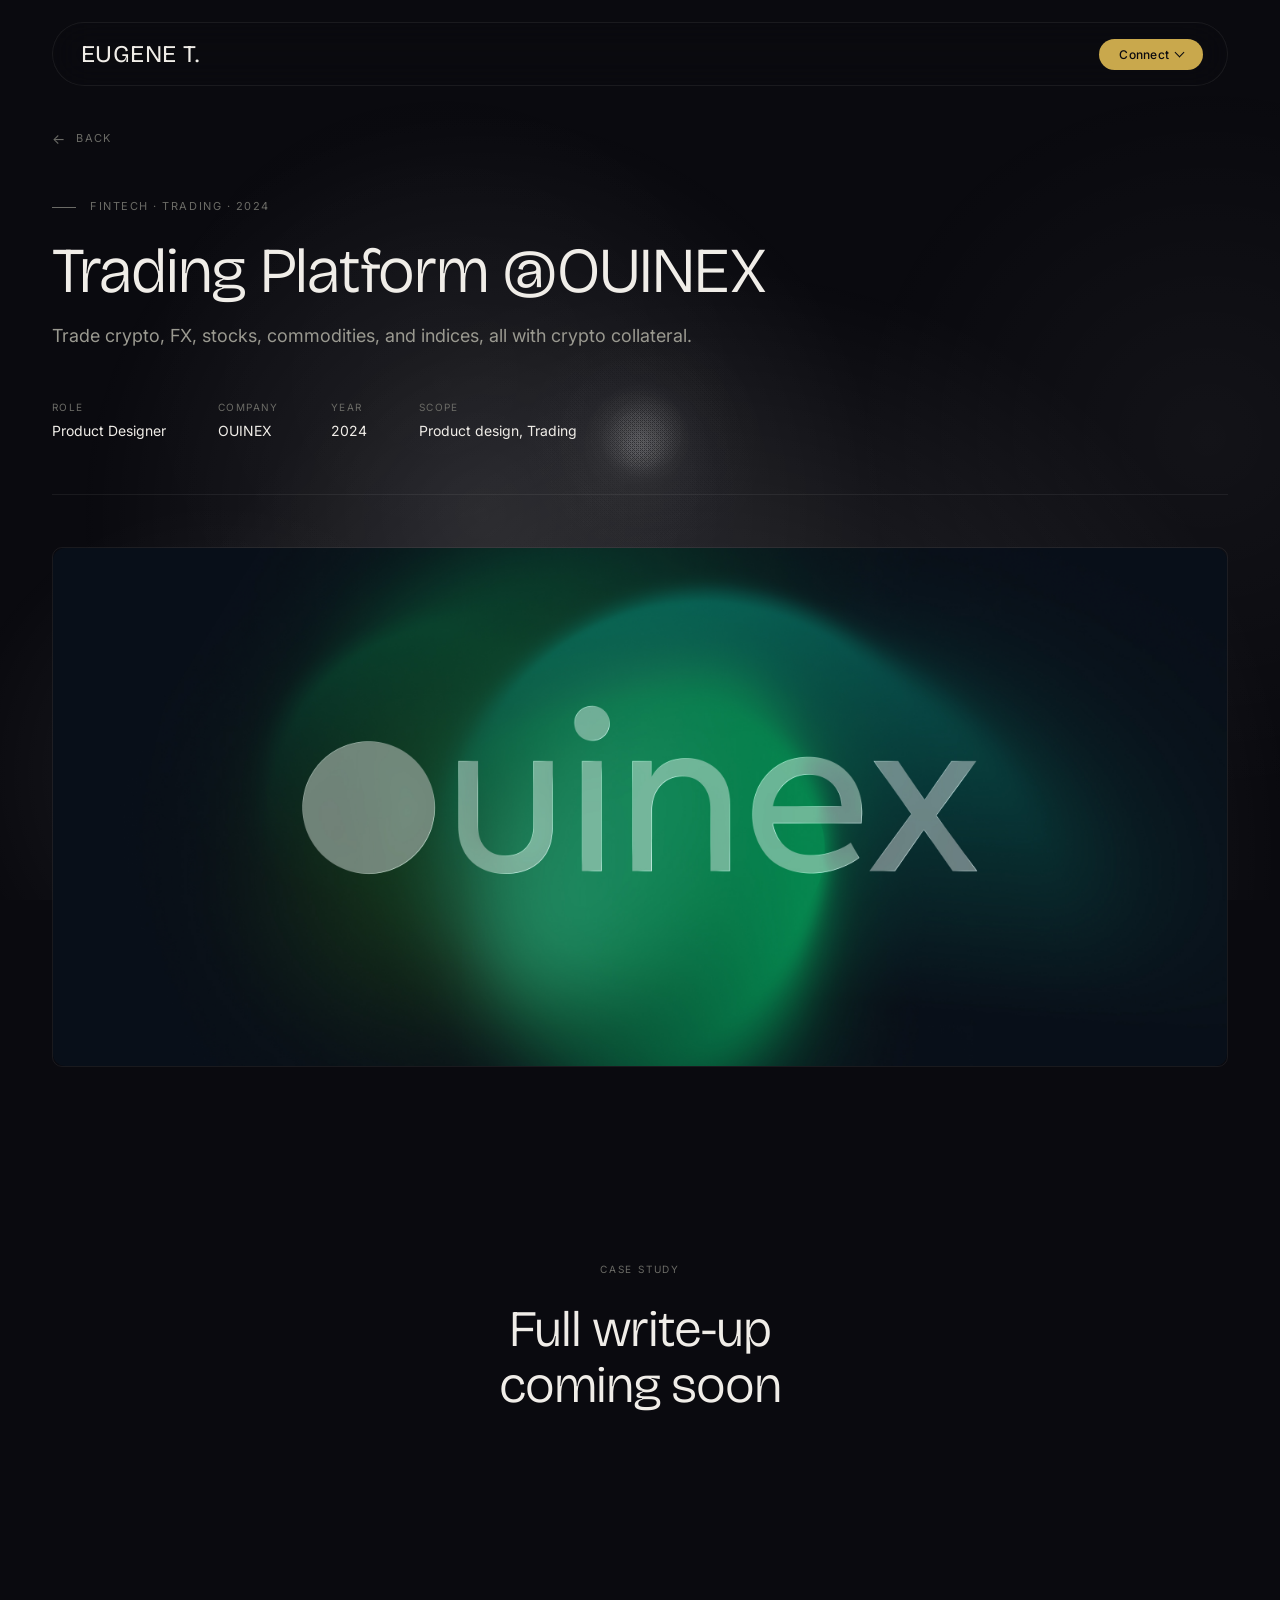
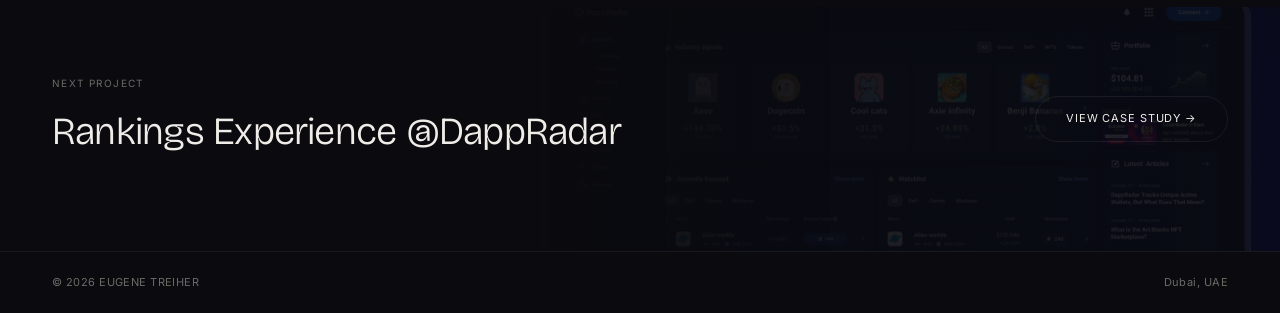
<file: ouinex.html>
<!DOCTYPE html>
<html lang="en">
<head>
<meta charset="UTF-8">
<meta name="viewport" content="width=device-width, initial-scale=1.0">
<script async src="https://www.googletagmanager.com/gtag/js?id=G-EYNT321HXM"></script>
<script>
  window.dataLayer = window.dataLayer || [];
  function gtag(){dataLayer.push(arguments);}
  gtag('js', new Date());
  gtag('config', 'G-EYNT321HXM');
</script>
<title>OUINEX Trading Platform - Eugene Treiher</title>
<link rel="icon" href="/favicon.svg" type="image/svg+xml">
<link rel="preconnect" href="https://fonts.googleapis.com">
<link href="https://fonts.googleapis.com/css2?family=Inter:wght@300;400;500;900&family=Bricolage+Grotesque:wght@200;300;400;500;600&family=Barlow+Condensed:wght@400;600;700;800&display=swap" rel="stylesheet">
<link rel="stylesheet" href="styles.css?v=43">
</head>
<body>

<canvas id="blob-canvas"></canvas>

<nav id="main-nav" class="case-nav">
  <div class="nav-inner">
    <a href="/" class="nav-logo">EUGENE T.</a>
    <ul class="nav-links"></ul>
    <div class="nav-right">
      <a href="https://www.linkedin.com/in/eugene-t-9b0225137/" target="_blank" class="nav-cta" style="text-decoration:none">Connect</a>
    </div>
  </div>
</nav>

<div class="case-page">
  <a class="case-back" href="/">Back</a>
  <section class="case-hero reveal">
    <div class="case-eyebrow">Fintech · Trading · 2024</div>
    <h1 class="case-title case-title--with-subtitle">Trading Platform @OUINEX</h1>
    <p class="case-subtitle">Trade crypto, FX, stocks, commodities, and indices, all with crypto collateral.</p>
    <div class="case-meta">
      <div><div class="cml">Role</div><div class="cmv">Product Designer</div></div>
      <div><div class="cml">Company</div><div class="cmv">OUINEX</div></div>
      <div><div class="cml">Year</div><div class="cmv">2024</div></div>
      <div><div class="cml">Scope</div><div class="cmv">Product design, Trading</div></div>
    </div>
    <div class="case-cover" style="margin-top:52px">
      <img src="ouinex-cover.jpg" srcset="assets/optimized/ouinex-cover-960.jpg 960w, ouinex-cover.jpg 2940w" sizes="(max-width: 768px) calc(100vw - 40px), calc(100vw - 104px)" alt="OUINEX Trading Platform" fetchpriority="high" decoding="async" width="2940" height="1470" style="width:100%;height:100%;object-fit:cover;display:block;border-radius:12px;">
    </div>
  </section>

  <div class="coming-soon reveal">
    <div class="coming-soon-label">Case study</div>
    <div class="coming-soon-title">Full write-up<br>coming soon</div>
  </div>

  <section class="case-next">
    <div class="case-next-media"><img src="assets/optimized/dapp-rankings-960.jpg" alt="" loading="lazy" decoding="async"></div>
    <div><div class="cnl">Next project</div><div class="cnt">Rankings Experience @DappRadar</div></div>
    <a class="cnb" href="/rankings-dappradar">View case study →</a>
  </section>
  <footer><span>© 2026 EUGENE TREIHER</span><div class="loc"><span>Dubai, UAE</span></div></footer>
</div>

<script src="canvas.js?v=6"></script>

</body>
</html>
</file>
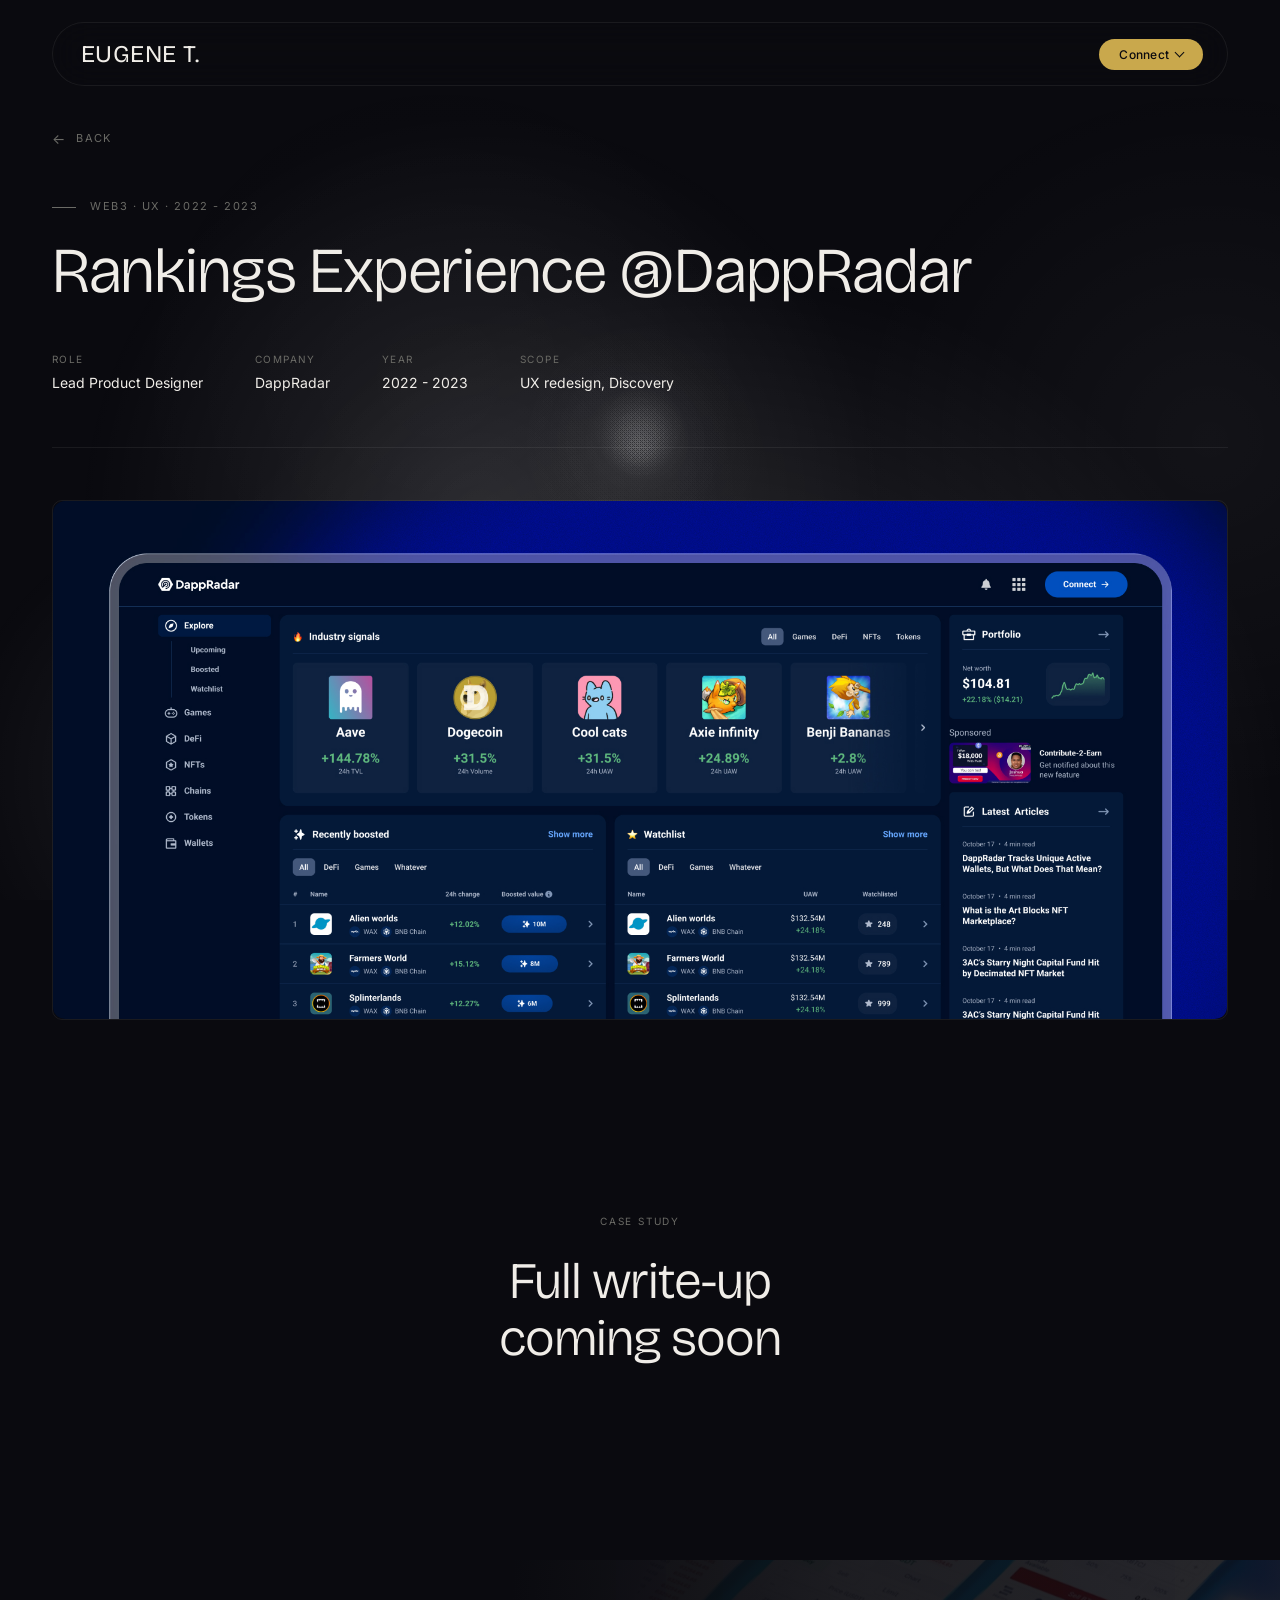
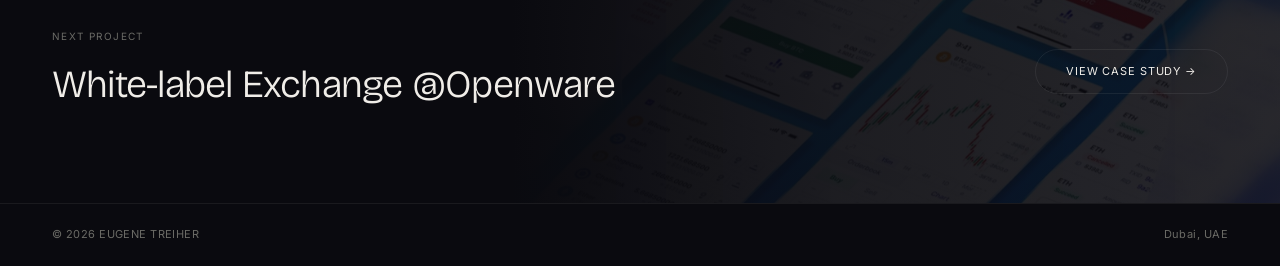
<file: rankings-dappradar.html>
<!DOCTYPE html>
<html lang="en">
<head>
<meta charset="UTF-8">
<meta name="viewport" content="width=device-width, initial-scale=1.0">
<script async src="https://www.googletagmanager.com/gtag/js?id=G-EYNT321HXM"></script>
<script>
  window.dataLayer = window.dataLayer || [];
  function gtag(){dataLayer.push(arguments);}
  gtag('js', new Date());
  gtag('config', 'G-EYNT321HXM');
</script>
<title>Rankings Experience @DappRadar - Eugene Treiher</title>
<link rel="icon" href="/favicon.svg" type="image/svg+xml">
<link rel="preconnect" href="https://fonts.googleapis.com">
<link href="https://fonts.googleapis.com/css2?family=Inter:wght@300;400;500;900&family=Bricolage+Grotesque:wght@200;300;400;500;600&family=Barlow+Condensed:wght@400;600;700;800&display=swap" rel="stylesheet">
<link rel="stylesheet" href="styles.css?v=20">
</head>
<body>

<canvas id="blob-canvas"></canvas>

<nav id="main-nav" class="case-nav">
  <div class="nav-inner">
    <a href="/" class="nav-logo">EUGENE T.</a>
    <ul class="nav-links"></ul>
    <div class="nav-right">
      <a href="https://www.linkedin.com/in/eugene-t-9b0225137/" target="_blank" class="nav-cta" style="text-decoration:none">Connect</a>
    </div>
  </div>
</nav>

<div class="case-page">
  <a class="case-back" href="/">Back</a>
  <section class="case-hero reveal">
    <div class="case-eyebrow">Web3 · UX · 2022 - 2023</div>
    <h1 class="case-title">Rankings Experience @DappRadar</h1>
    <div class="case-meta">
      <div><div class="cml">Role</div><div class="cmv">Lead Product Designer</div></div>
      <div><div class="cml">Company</div><div class="cmv">DappRadar</div></div>
      <div><div class="cml">Year</div><div class="cmv">2022 - 2023</div></div>
      <div><div class="cml">Scope</div><div class="cmv">UX redesign, Discovery</div></div>
    </div>
    <div class="case-cover" style="margin-top:52px">
      <img src="dApp Rankings.jpg" srcset="assets/optimized/dapp-rankings-960.jpg 960w, dApp%20Rankings.jpg 1960w" sizes="(max-width: 768px) calc(100vw - 40px), calc(100vw - 104px)" alt="dApp Rankings" fetchpriority="high" decoding="async" width="1960" height="980" style="width:100%;height:100%;object-fit:cover;display:block;border-radius:12px;">
    </div>
  </section>

  <div class="coming-soon reveal">
    <div class="coming-soon-label">Case study</div>
    <div class="coming-soon-title">Full write-up<br>coming soon</div>
  </div>

  <section class="case-next">
    <div class="case-next-media"><img src="assets/optimized/white-label-960.jpg" alt="" loading="lazy" decoding="async"></div>
    <div><div class="cnl">Next project</div><div class="cnt">White-label Exchange @Openware</div></div>
    <a class="cnb" href="/white-label-opendax">View case study →</a>
  </section>
  <footer><span>© 2026 EUGENE TREIHER</span><div class="loc"><span>Dubai, UAE</span></div></footer>
</div>

<script src="canvas.js?v=6"></script>

</body>
</html>
</file>
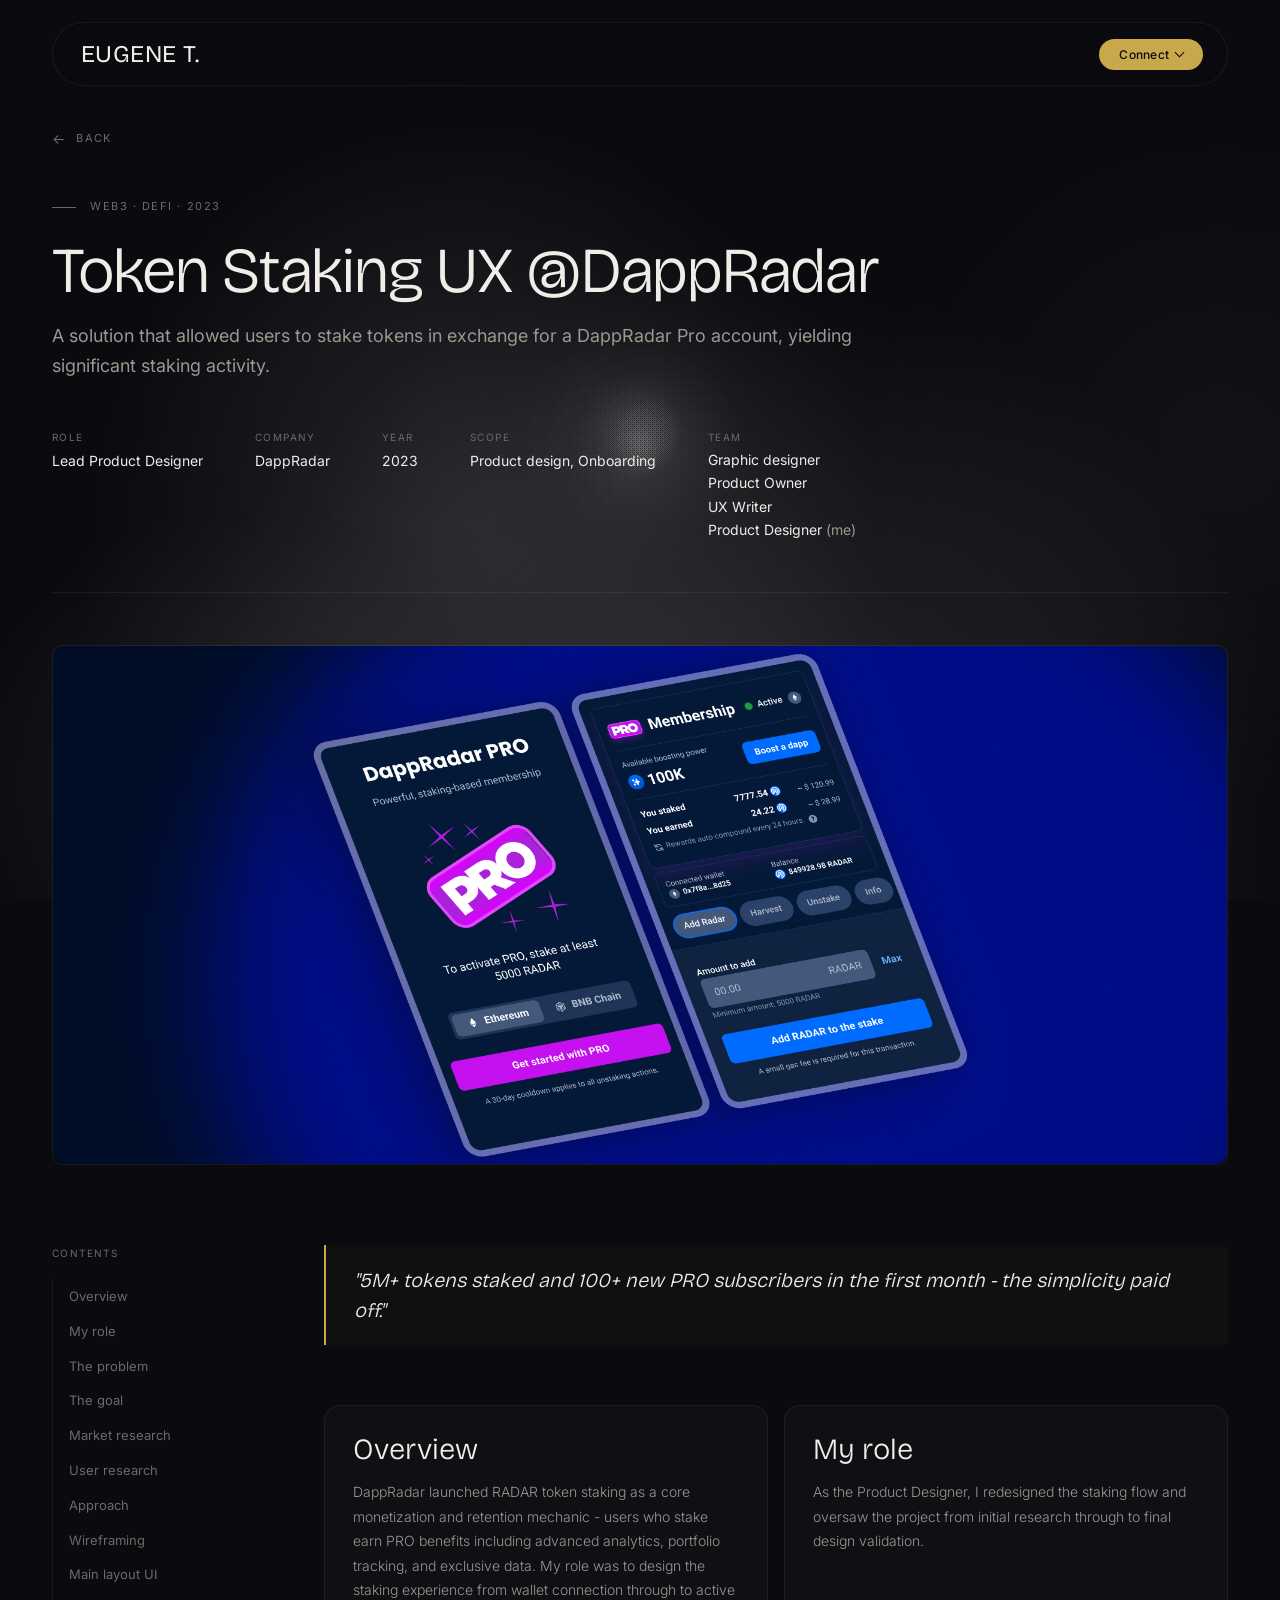
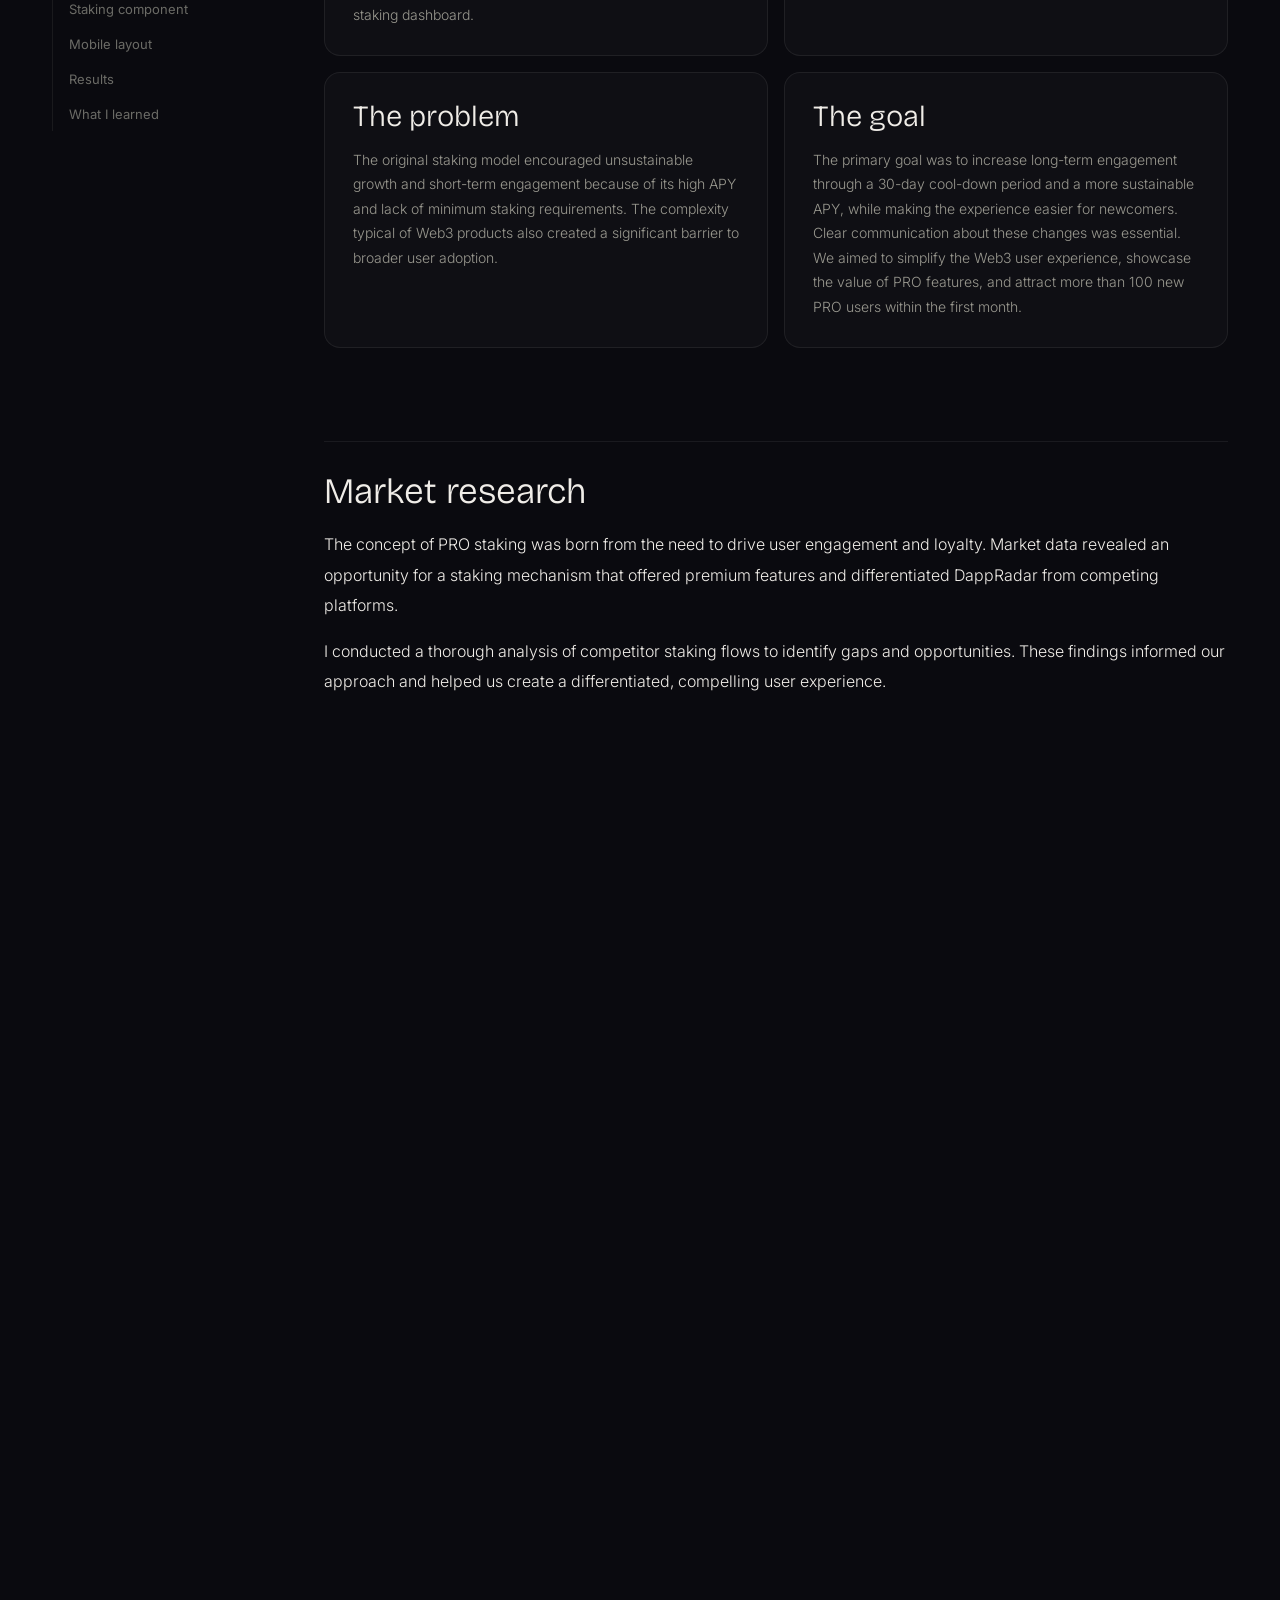
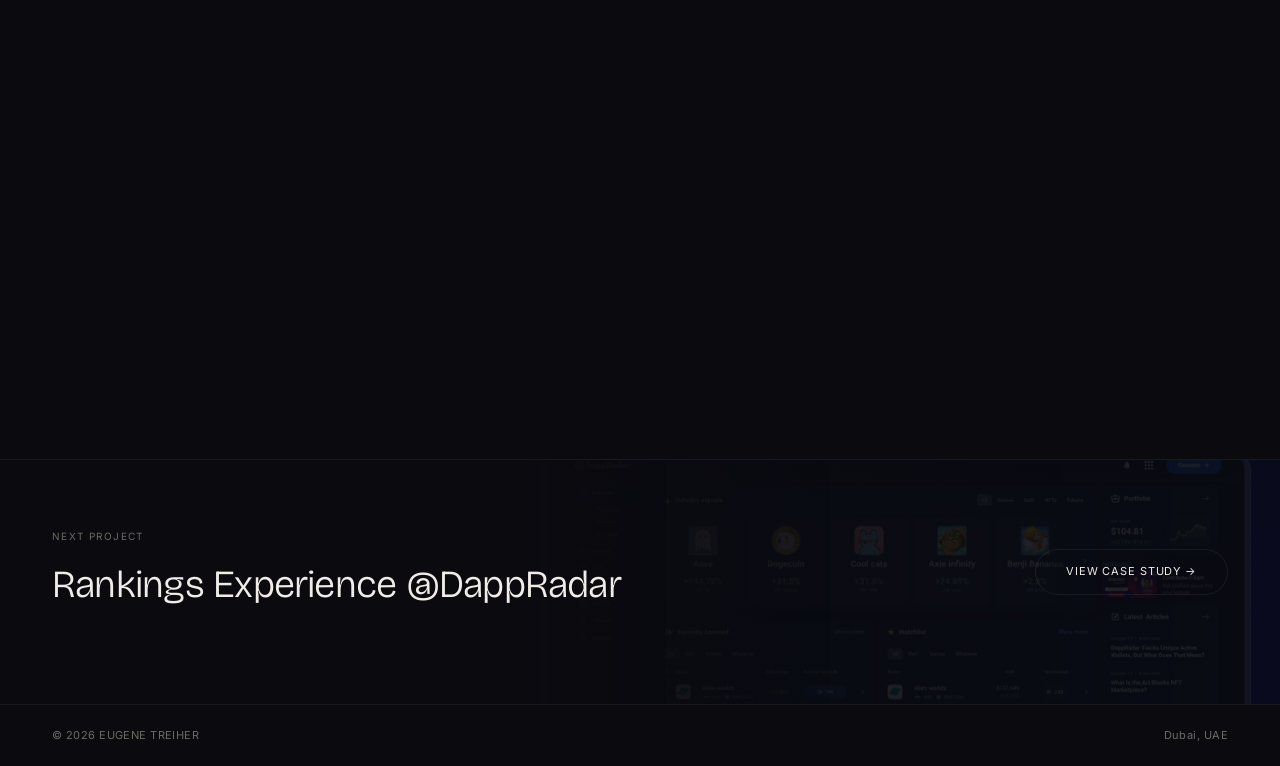
<file: token-staking-dappradar.html>
<!DOCTYPE html>
<html lang="en">
<head>
<meta charset="UTF-8">
<meta name="viewport" content="width=device-width, initial-scale=1.0">
<script async src="https://www.googletagmanager.com/gtag/js?id=G-EYNT321HXM"></script>
<script>
  window.dataLayer = window.dataLayer || [];
  function gtag(){dataLayer.push(arguments);}
  gtag('js', new Date());
  gtag('config', 'G-EYNT321HXM');
</script>
<title>Token Staking UX @DappRadar - Eugene Treiher</title>
<link rel="icon" href="/favicon.svg" type="image/svg+xml">
<link rel="preconnect" href="https://fonts.googleapis.com">
<link href="https://fonts.googleapis.com/css2?family=Inter:wght@300;400;500;900&family=Bricolage+Grotesque:wght@200;300;400;500;600&family=Barlow+Condensed:wght@400;600;700;800&display=swap" rel="stylesheet">
<link rel="stylesheet" href="styles.css?v=43">
</head>
<body>

<canvas id="blob-canvas"></canvas>

<nav id="main-nav" class="case-nav">
  <div class="nav-inner">
    <a href="/" class="nav-logo">EUGENE T.</a>
    <ul class="nav-links"></ul>
    <div class="nav-right">
      <a href="https://www.linkedin.com/in/eugene-t-9b0225137/" target="_blank" class="nav-cta" style="text-decoration:none">Connect</a>
    </div>
  </div>
</nav>

<div class="case-page">
  <a class="case-back" href="/">Back</a>

  <section class="case-hero reveal">
    <div class="case-eyebrow">Web3 · DeFi · 2023</div>
    <h1 class="case-title case-title--with-subtitle">Token Staking UX @DappRadar</h1>
    <p class="case-subtitle">A solution that allowed users to stake tokens in exchange for a DappRadar Pro account, yielding significant staking activity.</p>
    <div class="case-meta">
      <div><div class="cml">Role</div><div class="cmv">Lead Product Designer</div></div>
      <div><div class="cml">Company</div><div class="cmv">DappRadar</div></div>
      <div><div class="cml">Year</div><div class="cmv">2023</div></div>
      <div><div class="cml">Scope</div><div class="cmv">Product design, Onboarding</div></div>
      <div class="case-meta-team">
        <div class="cml">Team</div>
        <div class="case-team-credits">
          <span>Graphic designer</span>
          <span>Product Owner</span>
          <span>UX Writer</span>
          <span>Product Designer <strong>(me)</strong></span>
        </div>
      </div>
    </div>
    <div class="case-cover">
      <img src="RADAR Staking.jpg" srcset="assets/optimized/radar-staking-960.jpg 960w, RADAR%20Staking.jpg 1960w" sizes="(max-width: 768px) calc(100vw - 40px), calc(100vw - 104px)" alt="RADAR Staking" fetchpriority="high" decoding="async" width="1960" height="980" style="width:100%;height:100%;object-fit:cover;display:block;border-radius:12px;">
    </div>
  </section>
  <section class="case-body">
    <div class="case-sidebar">
      <div class="csl">Contents</div>
      <button type="button" class="cst active" data-target="overview">Overview</button>
      <button type="button" class="cst" data-target="my-role">My role</button>
      <button type="button" class="cst" data-target="problem">The problem</button>
      <button type="button" class="cst" data-target="goal">The goal</button>
      <button type="button" class="cst" data-target="market-research">Market research</button>
      <button type="button" class="cst" data-target="user-research">User research</button>
      <button type="button" class="cst" data-target="approach">Approach</button>
      <button type="button" class="cst" data-target="wireframing">Wireframing</button>
      <button type="button" class="cst" data-target="main-layout">Main layout UI</button>
      <button type="button" class="cst" data-target="staking-component">Staking component</button>
      <button type="button" class="cst" data-target="mobile-layout">Mobile layout</button>
      <button type="button" class="cst" data-target="results">Results</button>
      <button type="button" class="cst" data-target="reflection">What I learned</button>
    </div>
    <div class="case-content">
      <div class="csq case-announcement reveal"><p>"5M+ tokens staked and 100+ new PRO subscribers in the first month - the simplicity paid off."</p></div>
      <div class="case-intro-grid">
        <div class="case-intro-card" id="overview">
          <h2 class="csh">Overview</h2>
          <p class="csp">DappRadar launched RADAR token staking as a core monetization and retention mechanic - users who stake earn PRO benefits including advanced analytics, portfolio tracking, and exclusive data. My role was to design the staking experience from wallet connection through to active staking dashboard.</p>
        </div>
        <div class="case-intro-card" id="my-role"><h2 class="csh">My role</h2><p class="csp">As the Product Designer, I redesigned the staking flow and oversaw the project from initial research through to final design validation.</p></div>
        <div class="case-intro-card" id="problem"><h2 class="csh">The problem</h2><p class="csp">The original staking model encouraged unsustainable growth and short-term engagement because of its high APY and lack of minimum staking requirements. The complexity typical of Web3 products also created a significant barrier to broader user adoption.</p></div>
        <div class="case-intro-card" id="goal"><h2 class="csh">The goal</h2><p class="csp">The primary goal was to increase long-term engagement through a 30-day cool-down period and a more sustainable APY, while making the experience easier for newcomers. Clear communication about these changes was essential. We aimed to simplify the Web3 user experience, showcase the value of PRO features, and attract more than 100 new PRO users within the first month.</p></div>
        <figure class="case-media case-media--wide case-media--inline case-media--borderless reveal">
          <img src="PRO membership.jpg" alt="DappRadar PRO membership benefits and staking activation requirements" loading="lazy" decoding="async">
          <figcaption>DappRadar PRO membership and its staking-based benefits.</figcaption>
        </figure>
      </div>
      <div class="case-section-divider" aria-hidden="true"></div>
      <div id="market-research">
        <h2 class="csh">Market research</h2>
        <p class="csp">The concept of PRO staking was born from the need to drive user engagement and loyalty. Market data revealed an opportunity for a staking mechanism that offered premium features and differentiated DappRadar from competing platforms.</p>
        <p class="csp">I conducted a thorough analysis of competitor staking flows to identify gaps and opportunities. These findings informed our approach and helped us create a differentiated, compelling user experience.</p>
        <figure class="case-media case-media--wide case-media--inline reveal">
          <img src="Token-Staking-Market Research.webp" alt="Competitive research into Web3 token staking experiences" loading="lazy" decoding="async">
          <figcaption>Competitive analysis of staking models, interaction patterns, and onboarding approaches.</figcaption>
        </figure>
      </div>
      <div id="user-research">
        <h2 class="csh">User research</h2>
        <p class="csp">We conducted user interviews and surveys to understand the needs and expectations of our users. We identified three main user personas: the Casual User, the Pro Trader, and the Enthusiast. Each has unique needs and expectations, shaping our design choices.</p>
        <figure class="case-media case-media--wide case-media--inline reveal">
          <img src="Token-Staking-User-Research.webp" alt="User research findings organized into an affinity map" loading="lazy" decoding="async">
          <figcaption>User research synthesis across onboarding, motivation, trust, rewards, and PRO value.</figcaption>
        </figure>
        <div class="persona-grid reveal">
          <article class="persona-card">
            <span class="persona-avatar persona-avatar--casual" aria-hidden="true"></span>
            <h3>Casual User</h3>
            <p class="persona-name">Chad, 24 years</p>
            <div class="persona-meta">
              <p><strong>Location:</strong> Chiang Mai, Thailand</p>
              <p><strong>Job:</strong> Freelance Web Developer</p>
            </div>
            <div class="persona-section">
              <h4>Pain points</h4>
              <ul>
                <li>Wants quick returns but finds most staking options too complex or too long-term.</li>
                <li>Finds Web3 interactions intimidating.</li>
              </ul>
            </div>
            <div class="persona-section">
              <h4>Needs</h4>
              <ul>
                <li>A simple, straightforward interface.</li>
                <li>Clear information on expected returns and risks.</li>
                <li>A low entry barrier to start staking.</li>
              </ul>
            </div>
          </article>
          <article class="persona-card">
            <span class="persona-avatar persona-avatar--pro" aria-hidden="true"></span>
            <h3>Pro Trader</h3>
            <p class="persona-name">Alex, 38 years</p>
            <div class="persona-meta">
              <p><strong>Location:</strong> New York, USA</p>
              <p><strong>Job:</strong> Financial Analyst</p>
            </div>
            <div class="persona-section">
              <h4>Pain points</h4>
              <ul>
                <li>Wants to diversify investments but finds many platforms lack cross-chain support.</li>
                <li>Looks for stable, long-term investment options.</li>
              </ul>
            </div>
            <div class="persona-section">
              <h4>Needs</h4>
              <ul>
                <li>A diversified pool for long-term staking.</li>
                <li>Cross-chain staking options.</li>
                <li>Tools to optimize investment strategies.</li>
              </ul>
            </div>
          </article>
          <article class="persona-card">
            <span class="persona-avatar persona-avatar--enthusiast" aria-hidden="true"></span>
            <h3>Enthusiast</h3>
            <p class="persona-name">Elena, 26 years</p>
            <div class="persona-meta">
              <p><strong>Location:</strong> Berlin, Germany</p>
              <p><strong>Job:</strong> Software Engineer</p>
            </div>
            <div class="persona-section">
              <h4>Pain points</h4>
              <ul>
                <li>Expects more benefits than APY alone from holding and staking a token.</li>
                <li>Lacks clear information about the wider ecosystem.</li>
              </ul>
            </div>
            <div class="persona-section">
              <h4>Needs</h4>
              <ul>
                <li>Detailed ecosystem and token information.</li>
                <li>PRO features with benefits beyond financial returns.</li>
                <li>Transparent staking mechanics and future plans.</li>
              </ul>
            </div>
          </article>
        </div>
      </div>
      <div id="approach">
        <h2 class="csh">Approach</h2>
        <p class="csp">I aligned product, engineering, and business teams on the staking model, constraints, edge cases, and success criteria, then turned those decisions into a shared activation flow. Each state, from wallet connection to earning, provided a clear next action, while technical details remained available through progressive disclosure.</p>
        <figure class="case-media case-media--wide case-media--inline reveal">
          <img src="Staking activation flow.webp" alt="Diagram mapping the staking activation flow and its decision points" loading="lazy" decoding="async">
          <figcaption>Staking activation flow.</figcaption>
        </figure>
      </div>
      <div id="wireframing">
        <h2 class="csh">Concept &amp; wireframing</h2>
        <p class="csp">I translated the agreed activation flow into low-fidelity wireframes to validate the information hierarchy, placement of PRO benefits, network selection, and the main staking action before investing in visual design.</p>
        <figure class="case-media case-media--wide case-media--inline reveal">
          <img src="Wireframing.webp" alt="Low-fidelity wireframe for the DappRadar PRO staking experience" loading="lazy" decoding="async">
          <figcaption>Early concept for the PRO membership and staking experience.</figcaption>
        </figure>
      </div>
      <div id="main-layout">
        <h2 class="csh">Main layout UI</h2>
        <figure class="case-media case-media--wide case-media--inline case-media--borderless reveal">
          <img src="staking-page.webp" alt="DappRadar PRO membership staking page" loading="lazy" decoding="async">
          <figcaption>PRO membership page with staking activation and benefits.</figcaption>
        </figure>
        <figure class="case-media case-media--wide case-media--inline case-media--borderless reveal">
          <img src="updated-profile-page.webp" alt="Updated DappRadar profile page with PRO membership entry point" loading="lazy" decoding="async">
          <figcaption>Updated profile page with a clear path to PRO membership.</figcaption>
        </figure>
        <figure class="case-media case-media--wide case-media--inline case-media--borderless reveal">
          <img src="pro-benefits-modal.webp" alt="Modal explaining the benefits of DappRadar PRO membership" loading="lazy" decoding="async">
          <figcaption>PRO benefits modal.</figcaption>
        </figure>
        <div class="modal-variations reveal">
          <div class="modal-variations-head">
            <h3>PRO benefits modal variations</h3>
            <div class="modal-variations-controls" aria-label="Modal variation controls">
              <button type="button" data-modal-slider="-1" aria-controls="modal-variations-track" aria-label="Previous variation">←</button>
              <button type="button" data-modal-slider="1" aria-controls="modal-variations-track" aria-label="Next variation">→</button>
            </div>
          </div>
          <div class="modal-variations-track" id="modal-variations-track">
            <figure><img src="PRObenefits-1.png" alt="PRO benefits modal variation 1" loading="lazy" decoding="async"></figure>
            <figure><img src="PRObenefits-2.png" alt="PRO benefits modal variation 2" loading="lazy" decoding="async"></figure>
            <figure><img src="PRObenefits-3.png" alt="PRO benefits modal variation 3" loading="lazy" decoding="async"></figure>
            <figure><img src="PRObenefits-4.png" alt="PRO benefits modal variation 4" loading="lazy" decoding="async"></figure>
            <figure><img src="PRObenefits-5.png" alt="PRO benefits modal variation 5" loading="lazy" decoding="async"></figure>
            <figure><img src="PRObenefits-6.png" alt="PRO benefits modal variation 6" loading="lazy" decoding="async"></figure>
          </div>
        </div>
        <figure class="case-media case-media--wide case-media--inline case-media--borderless reveal">
          <img src="activated.webp" alt="DappRadar PRO membership activated state" loading="lazy" decoding="async">
          <figcaption>Activated PRO membership state.</figcaption>
        </figure>
        <figure class="case-media case-media--wide case-media--inline case-media--borderless reveal">
          <img src="activation-pro.webp" alt="DappRadar PRO membership activation interface" loading="lazy" decoding="async">
          <figcaption>PRO membership activation interface.</figcaption>
        </figure>
      </div>
      <div id="staking-component">
        <h2 class="csh">The staking component</h2>
        <p class="csp">I developed the component as a reusable, state-driven interface covering activation, adding tokens, harvesting rewards, unstaking, validation, and transaction feedback. Keeping these actions inside one consistent surface reduced context switching and made complex Web3 operations easier to understand.</p>
        <div class="staking-component-controls reveal" aria-label="Staking component controls">
          <button type="button" data-staking-slider="-1" aria-controls="staking-component-track" aria-label="Previous component">←</button>
          <button type="button" data-staking-slider="1" aria-controls="staking-component-track" aria-label="Next component">→</button>
        </div>
        <div class="staking-component-grid reveal" id="staking-component-track">
          <figure class="staking-component-item"><img src="Staking-c-1.png?v=2" alt="Staking component interface state 1" loading="lazy" decoding="async"></figure>
          <figure class="staking-component-item"><img src="Staking-c-2.png?v=2" alt="Staking component interface state 2" loading="lazy" decoding="async"></figure>
          <figure class="staking-component-item"><img src="Staking-c-3.png?v=2" alt="Staking component interface state 3" loading="lazy" decoding="async"></figure>
          <figure class="staking-component-item"><img src="Staking-c-4.png?v=2" alt="Staking component interface state 4" loading="lazy" decoding="async"></figure>
          <figure class="staking-component-item"><img src="Staking-c-5.png?v=2" alt="Staking component interface state 5" loading="lazy" decoding="async"></figure>
          <figure class="staking-component-item"><img src="Staking-c-6.png?v=2" alt="Staking component interface state 6" loading="lazy" decoding="async"></figure>
          <figure class="staking-component-item"><img src="Staking-c-7.png?v=2" alt="Staking component interface state 7" loading="lazy" decoding="async"></figure>
          <figure class="staking-component-item"><img src="Staking-c-8.png?v=2" alt="Staking component interface state 8" loading="lazy" decoding="async"></figure>
          <figure class="staking-component-item"><img src="Staking-c-9.png?v=2" alt="Staking component interface state 9" loading="lazy" decoding="async"></figure>
        </div>
      </div>
      <div id="mobile-layout">
        <h2 class="csh">Mobile layout</h2>
        <div class="mobile-layout-grid reveal">
          <figure><img src="staking-mob1.webp" alt="DappRadar PRO mobile boosting experience" loading="lazy" decoding="async"></figure>
          <figure><img src="staking-mob-2.webp" alt="DappRadar PRO mobile membership activation screen" loading="lazy" decoding="async"></figure>
          <figure><img src="staking-mob-3.webp" alt="DappRadar mobile staking dashboard" loading="lazy" decoding="async"></figure>
        </div>
      </div>
      <div id="results"><h2 class="csh">Results</h2><div class="crg"><div class="crc"><span class="crn">5M+</span><span class="crl">RADAR tokens staked within the first month</span></div><div class="crc"><span class="crn">100+</span><span class="crl">New PRO subscribers acquired through staking</span></div></div></div>
      <div id="reflection">
        <h2 class="csh">What I learned</h2>
        <div class="reflection-list">
          <div class="reflection-item">
            <div class="reflection-dot"></div>
            <div class="reflection-text">Simplifying Web3 does not mean hiding every technical detail. It means revealing complexity progressively and showing users only the decisions they need at each step.</div>
          </div>
          <div class="reflection-item">
            <div class="reflection-dot"></div>
            <div class="reflection-text">Aligning product, engineering, and business stakeholders around the activation flow and its edge cases early reduced ambiguity and prevented expensive redesign later.</div>
          </div>
          <div class="reflection-item">
            <div class="reflection-dot"></div>
            <div class="reflection-text">A sustainable staking experience requires the incentive model and the product experience to be designed together. Clear benefits, cooldown rules, and transaction states are essential for long-term trust.</div>
          </div>
        </div>
      </div>
    </div>
  </section>
  <section class="case-next">
    <div class="case-next-media"><img src="assets/optimized/dapp-rankings-960.jpg" alt="" loading="lazy" decoding="async"></div>
    <div><div class="cnl">Next project</div><div class="cnt">Rankings Experience @DappRadar</div></div>
    <a class="cnb" href="/rankings-dappradar">View case study →</a>
  </section>
  <footer><span>© 2026 EUGENE TREIHER</span><div class="loc"><span>Dubai, UAE</span></div></footer>
</div>

<script src="canvas.js?v=6"></script>
<script>
const sections = document.querySelectorAll('.case-content [id]');
const navItems = document.querySelectorAll('.cst');
navItems.forEach(item => {
  item.addEventListener('click', () => {
    const target = document.getElementById(item.dataset.target);
    if (!target) return;
    const top = target.getBoundingClientRect().top + window.scrollY - 120;
    window.scrollTo({ top, behavior: 'smooth' });
  });
});
window.addEventListener('scroll', () => {
  let current = '';
  sections.forEach(s => { if(window.scrollY >= s.offsetTop - 160) current = s.id; });
  navItems.forEach(n => { n.classList.toggle('active', n.dataset.target === current); });
});
const modalVariationsTrack = document.getElementById('modal-variations-track');
document.querySelectorAll('[data-modal-slider]').forEach(button => {
  button.addEventListener('click', () => {
    const firstCard = modalVariationsTrack.querySelector('figure');
    const gap = parseFloat(getComputedStyle(modalVariationsTrack).columnGap) || 0;
    const distance = firstCard.getBoundingClientRect().width + gap;
    modalVariationsTrack.scrollBy({ left: distance * Number(button.dataset.modalSlider), behavior: 'smooth' });
  });
});
const stakingComponentTrack = document.getElementById('staking-component-track');
document.querySelectorAll('[data-staking-slider]').forEach(button => {
  button.addEventListener('click', () => {
    const firstCard = stakingComponentTrack.querySelector('figure');
    const gap = parseFloat(getComputedStyle(stakingComponentTrack).columnGap) || 0;
    const distance = firstCard.getBoundingClientRect().width + gap;
    stakingComponentTrack.scrollBy({ left: distance * Number(button.dataset.stakingSlider), behavior: 'smooth' });
  });
});
</script>

</body>
</html>
</file>
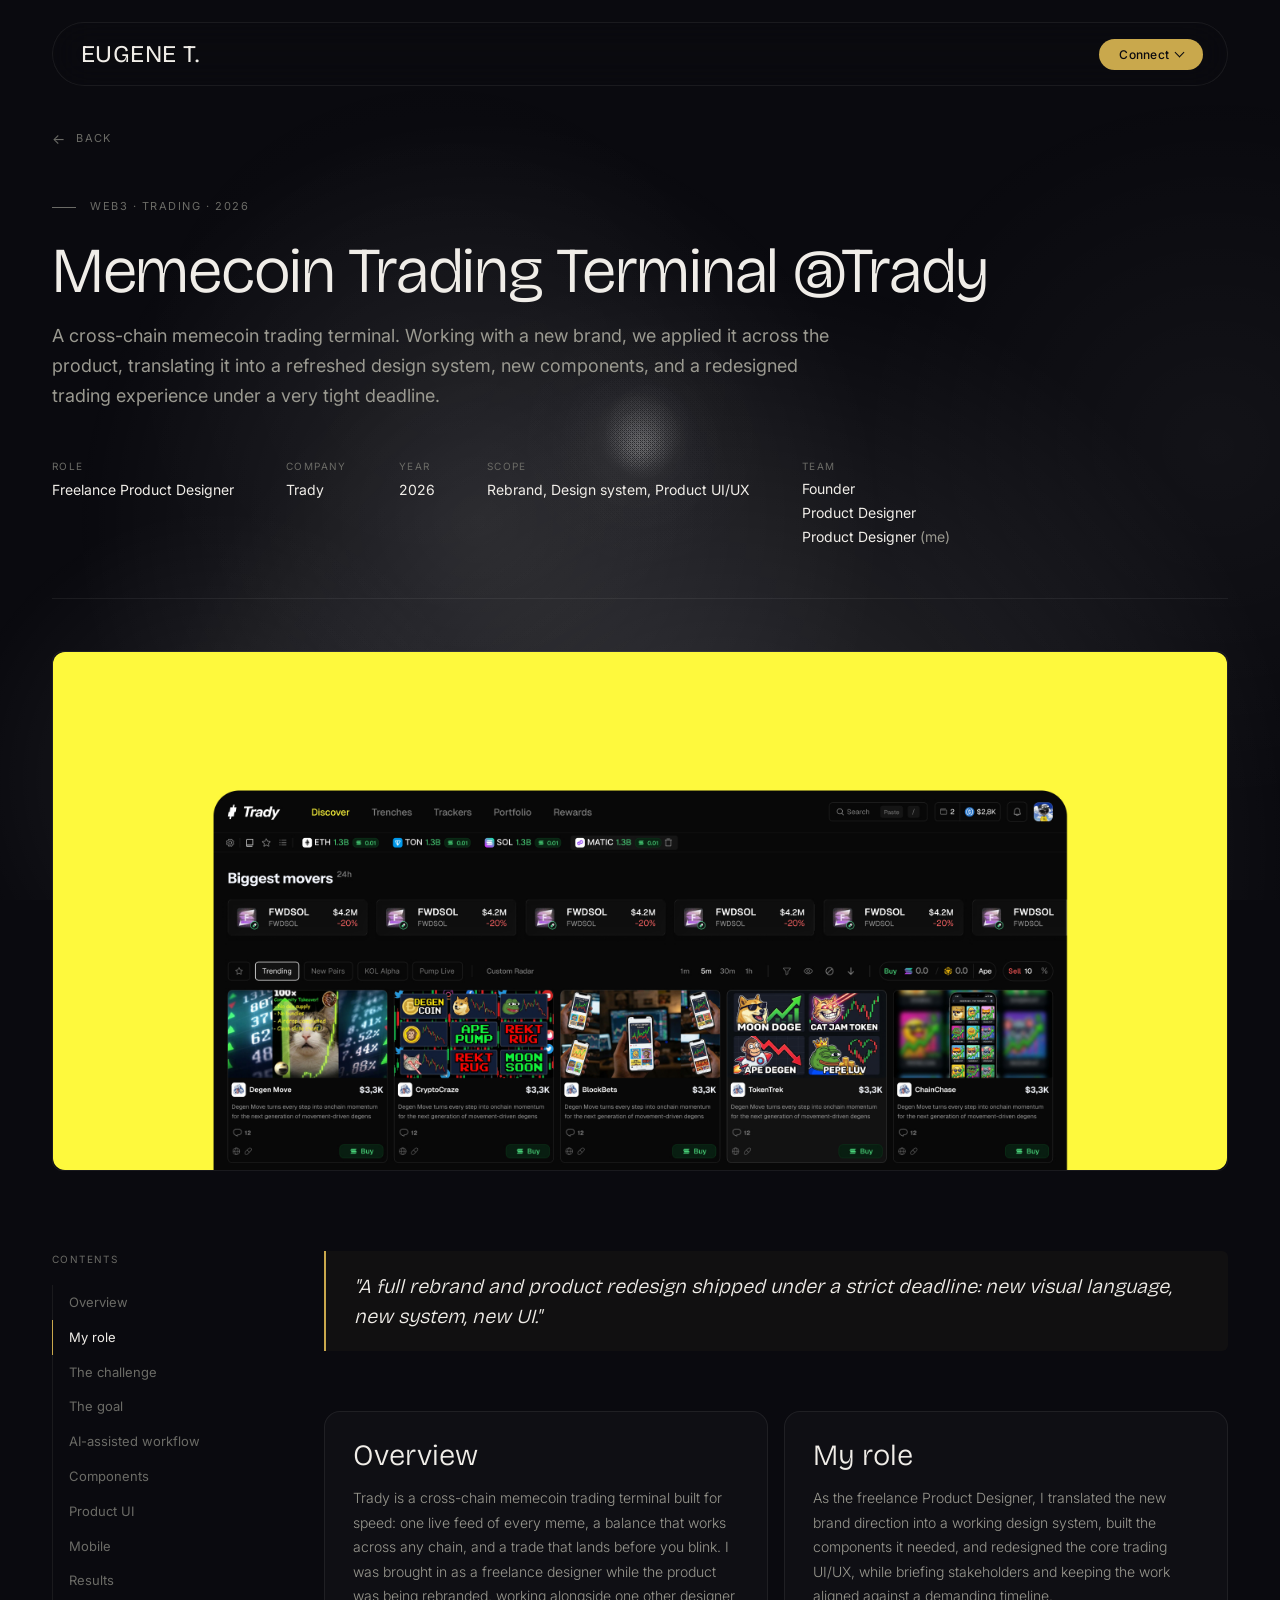
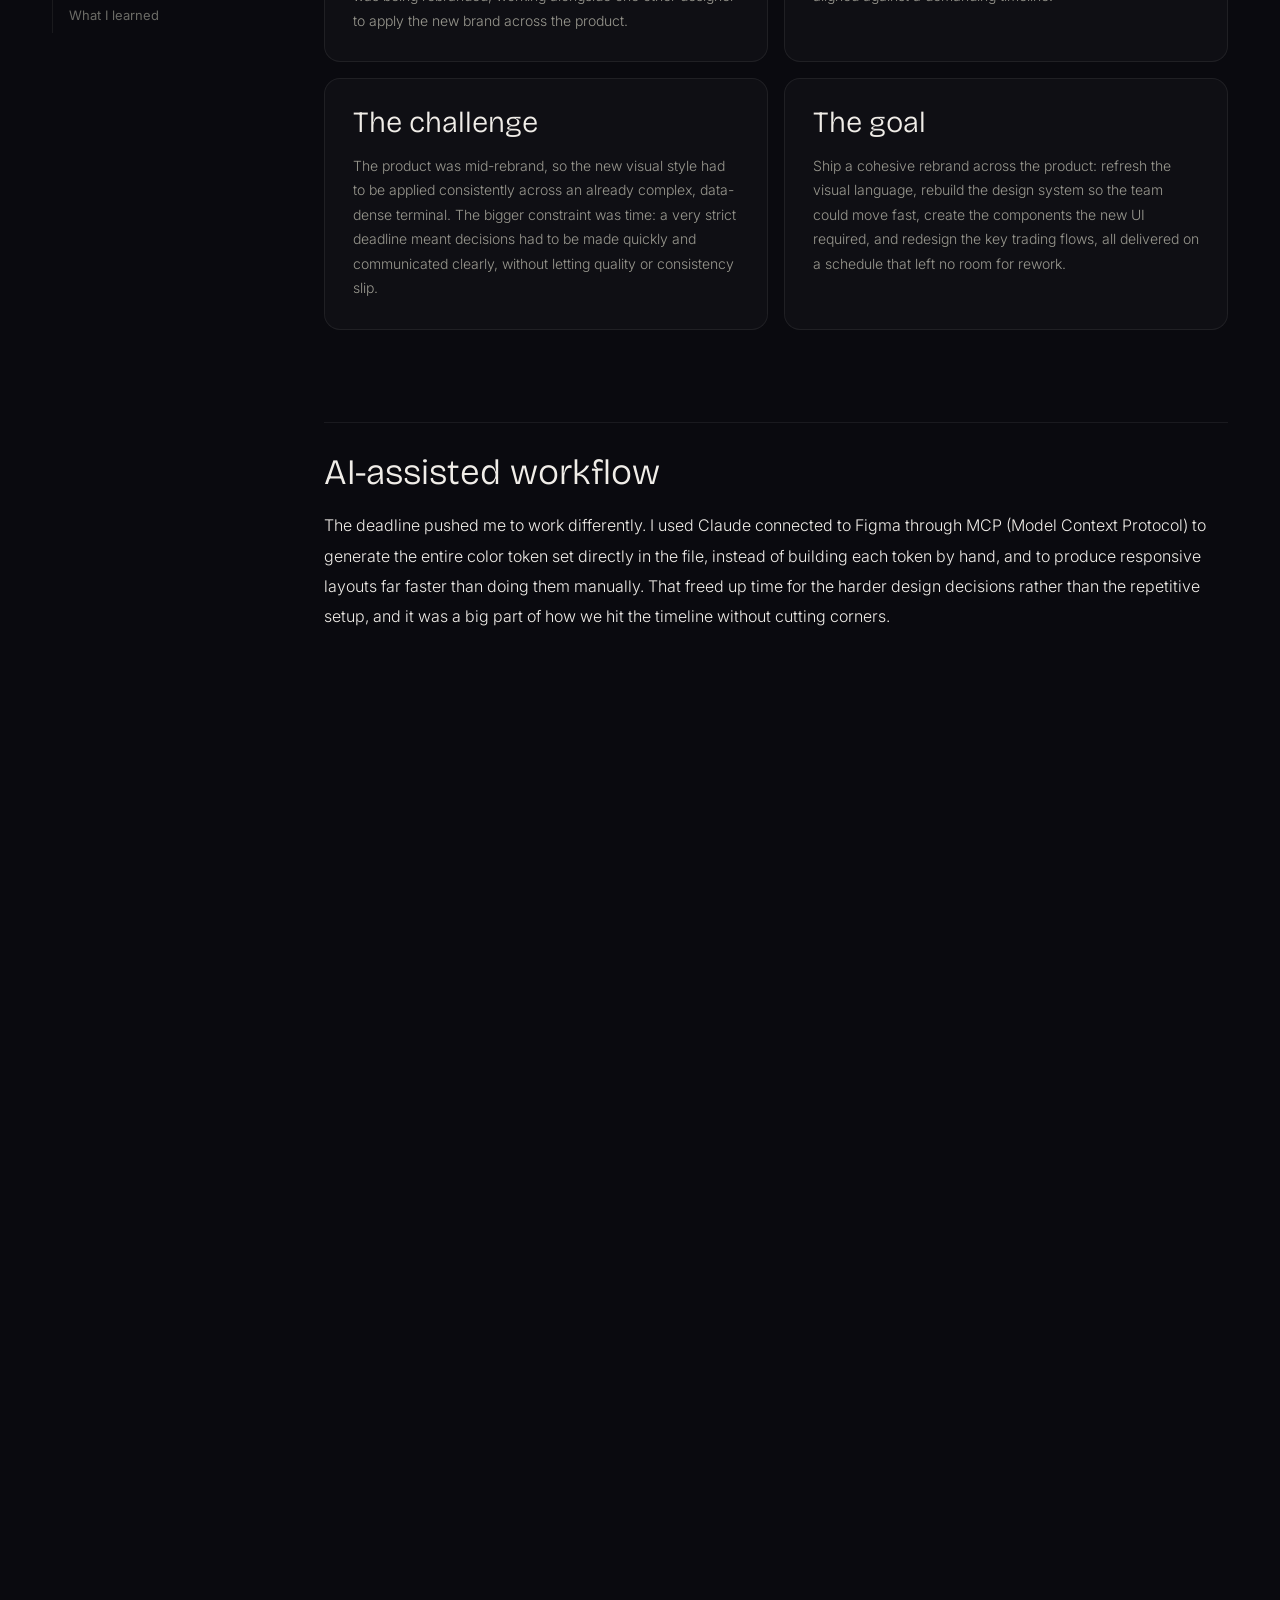
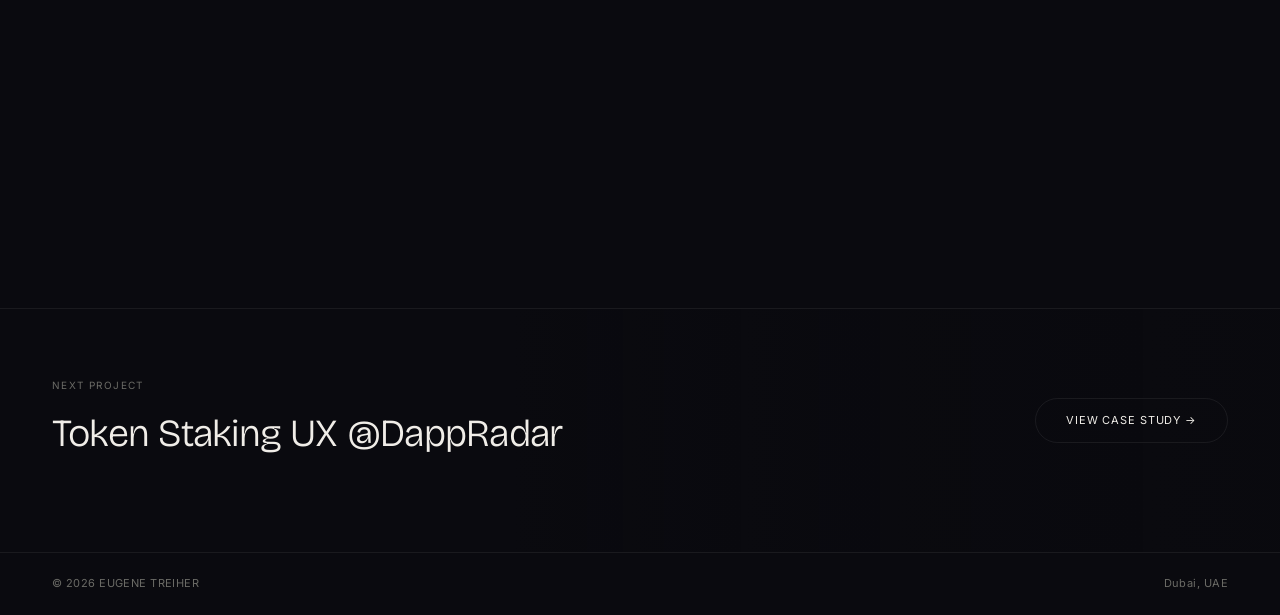
<file: trady.html>
<!DOCTYPE html>
<html lang="en">
<head>
<meta charset="UTF-8">
<meta name="viewport" content="width=device-width, initial-scale=1.0">
<script async src="https://www.googletagmanager.com/gtag/js?id=G-EYNT321HXM"></script>
<script>
  window.dataLayer = window.dataLayer || [];
  function gtag(){dataLayer.push(arguments);}
  gtag('js', new Date());
  gtag('config', 'G-EYNT321HXM');
</script>
<title>Trady Memecoin Trading Terminal - Eugene Treiher</title>
<link rel="icon" href="/favicon.svg" type="image/svg+xml">
<link rel="preconnect" href="https://fonts.googleapis.com">
<link href="https://fonts.googleapis.com/css2?family=Inter:wght@300;400;500;900&family=Bricolage+Grotesque:wght@200;300;400;500;600&family=Barlow+Condensed:wght@400;600;700;800&display=swap" rel="stylesheet">
<link rel="stylesheet" href="styles.css?v=45">
</head>
<body>

<canvas id="blob-canvas"></canvas>

<nav id="main-nav" class="case-nav">
  <div class="nav-inner">
    <a href="/" class="nav-logo">EUGENE T.</a>
    <ul class="nav-links"></ul>
    <div class="nav-right">
      <a href="https://www.linkedin.com/in/eugene-t-9b0225137/" target="_blank" class="nav-cta" style="text-decoration:none">Connect</a>
    </div>
  </div>
</nav>

<div class="case-page">
  <a class="case-back" href="/">Back</a>

  <section class="case-hero reveal">
    <div class="case-eyebrow">Web3 · Trading · 2026</div>
    <h1 class="case-title case-title--with-subtitle">Memecoin Trading Terminal @Trady</h1>
    <p class="case-subtitle">A cross-chain memecoin trading terminal. Working with a new brand, we applied it across the product, translating it into a refreshed design system, new components, and a redesigned trading experience under a very tight deadline.</p>
    <div class="case-meta">
      <div><div class="cml">Role</div><div class="cmv">Freelance Product Designer</div></div>
      <div><div class="cml">Company</div><div class="cmv">Trady</div></div>
      <div><div class="cml">Year</div><div class="cmv">2026</div></div>
      <div><div class="cml">Scope</div><div class="cmv">Rebrand, Design system, Product UI/UX</div></div>
      <div class="case-meta-team">
        <div class="cml">Team</div>
        <div class="case-team-credits">
          <span>Founder</span>
          <span>Product Designer</span>
          <span>Product Designer <strong>(me)</strong></span>
        </div>
      </div>
    </div>
    <div class="case-cover">
      <img src="Trady-cover.jpg" srcset="assets/optimized/trady-cover-960.jpg 960w, Trady-cover.jpg 2940w" sizes="(max-width: 768px) calc(100vw - 40px), calc(100vw - 104px)" alt="Trady trading terminal" fetchpriority="high" decoding="async" width="2940" height="1470" style="width:100%;height:100%;object-fit:cover;display:block;border-radius:12px;">
    </div>
  </section>
  <section class="case-body">
    <div class="case-sidebar">
      <div class="csl">Contents</div>
      <button type="button" class="cst active" data-target="overview">Overview</button>
      <button type="button" class="cst" data-target="my-role">My role</button>
      <button type="button" class="cst" data-target="challenge">The challenge</button>
      <button type="button" class="cst" data-target="goal">The goal</button>
      <button type="button" class="cst" data-target="ai-workflow">AI-assisted workflow</button>
      <button type="button" class="cst" data-target="components">Components</button>
      <button type="button" class="cst" data-target="product-ui">Product UI</button>
      <button type="button" class="cst" data-target="mobile-layout">Mobile</button>
      <button type="button" class="cst" data-target="results">Results</button>
      <button type="button" class="cst" data-target="reflection">What I learned</button>
    </div>
    <div class="case-content">
      <div class="csq case-announcement reveal"><p>"A full rebrand and product redesign shipped under a strict deadline: new visual language, new system, new UI."</p></div>
      <div class="case-intro-grid">
        <div class="case-intro-card" id="overview">
          <h2 class="csh">Overview</h2>
          <p class="csp">Trady is a cross-chain memecoin trading terminal built for speed: one live feed of every meme, a balance that works across any chain, and a trade that lands before you blink. I was brought in as a freelance designer while the product was being rebranded, working alongside one other designer to apply the new brand across the product.</p>
        </div>
        <div class="case-intro-card" id="my-role"><h2 class="csh">My role</h2><p class="csp">As the freelance Product Designer, I translated the new brand direction into a working design system, built the components it needed, and redesigned the core trading UI/UX, while briefing stakeholders and keeping the work aligned against a demanding timeline.</p></div>
        <div class="case-intro-card" id="challenge"><h2 class="csh">The challenge</h2><p class="csp">The product was mid-rebrand, so the new visual style had to be applied consistently across an already complex, data-dense terminal. The bigger constraint was time: a very strict deadline meant decisions had to be made quickly and communicated clearly, without letting quality or consistency slip.</p></div>
        <div class="case-intro-card" id="goal"><h2 class="csh">The goal</h2><p class="csp">Ship a cohesive rebrand across the product: refresh the visual language, rebuild the design system so the team could move fast, create the components the new UI required, and redesign the key trading flows, all delivered on a schedule that left no room for rework.</p></div>
        <figure class="case-media case-media--wide case-media--inline case-media--borderless reveal">
          <img src="Trady-1.jpg" srcset="assets/optimized/trady-1-960.jpg 960w, Trady-1.jpg 3348w" sizes="(max-width: 768px) calc(100vw - 40px), calc(100vw - 376px)" alt="Trady product overview across screens" loading="lazy" decoding="async" width="3348" height="1764">
          <figcaption>Trady, a cross-chain memecoin trading terminal redesigned around speed and clarity.</figcaption>
        </figure>
      </div>
      <div class="case-section-divider" aria-hidden="true"></div>
      <div id="ai-workflow">
        <h2 class="csh">AI-assisted workflow</h2>
        <p class="csp">The deadline pushed me to work differently. I used Claude connected to Figma through MCP (Model Context Protocol) to generate the entire color token set directly in the file, instead of building each token by hand, and to produce responsive layouts far faster than doing them manually. That freed up time for the harder design decisions rather than the repetitive setup, and it was a big part of how we hit the timeline without cutting corners.</p>
      </div>
      <div id="components">
        <h2 class="csh">Components</h2>
        <p class="csp">The redesigned terminal needed new building blocks: token rows, trade controls, tabs, and the dense data cards the feed relies on. I created these components against the new system so they were consistent, reusable, and quick to build with.</p>
        <figure class="case-media case-media--wide case-media--inline case-media--borderless reveal">
          <img src="Trady/Trady-DS.jpg" alt="Trady component library built on the new design system" loading="lazy" decoding="async">
          <figcaption>New components (trade controls, token rows, tabs, and data cards) built on the refreshed system.</figcaption>
        </figure>
      </div>
      <div id="product-ui">
        <h2 class="csh">Product UI</h2>
        <p class="csp">With the system and components in place, I redesigned the core trading experience across the app: the Discover feed, Trenches, custom radar and KOL signals, wallet tracking, and portfolio analytics. The aim throughout was to keep a data-heavy product legible and fast, surfacing what a trader needs at each moment without burying it in noise.</p>
        <figure class="case-media case-media--wide case-media--inline case-media--borderless reveal">
          <img src="trady-desktop-discover.jpg" srcset="assets/optimized/trady-desktop-discover-960.jpg 960w, trady-desktop-discover.jpg 2880w" sizes="(max-width: 768px) calc(100vw - 40px), calc(100vw - 376px)" alt="Trady Discover feed showing biggest movers and a trending token table" loading="lazy" decoding="async">
          <figcaption>Discover: biggest movers and a dense trending table with quick buy and sell built into every row.</figcaption>
        </figure>
        <figure class="case-media case-media--wide case-media--inline case-media--borderless reveal">
          <img src="trady-desktop-trenches.jpg" srcset="assets/optimized/trady-desktop-trenches-960.jpg 960w, trady-desktop-trenches.jpg 2880w" sizes="(max-width: 768px) calc(100vw - 40px), calc(100vw - 376px)" alt="Trady Trenches view with New pairs, Soon, and Migrated columns" loading="lazy" decoding="async">
          <figcaption>Trenches: new pairs, soon, and migrated tokens tracked side by side as they move through their lifecycle.</figcaption>
        </figure>
        <figure class="case-media case-media--wide case-media--inline case-media--borderless reveal">
          <img src="trady-desktop-pump-live.jpg" srcset="assets/optimized/trady-desktop-pump-live-960.jpg 960w, trady-desktop-pump-live.jpg 2880w" sizes="(max-width: 768px) calc(100vw - 40px), calc(100vw - 376px)" alt="Trady Pump Live tab with a five-column grid of live token cards" loading="lazy" decoding="async">
          <figcaption>Pump Live: a five-column card grid for scanning fresh launches at a glance.</figcaption>
        </figure>
        <figure class="case-media case-media--wide case-media--inline case-media--borderless reveal">
          <img src="trady-desktop-kol-alpha.jpg" srcset="assets/optimized/trady-desktop-kol-alpha-960.jpg 960w, trady-desktop-kol-alpha.jpg 2880w" sizes="(max-width: 768px) calc(100vw - 40px), calc(100vw - 376px)" alt="Trady KOL Alpha tab surfacing which key opinion leaders hold each token" loading="lazy" decoding="async">
          <figcaption>KOL Alpha: which key opinion leaders are in each token, surfaced right alongside the market data.</figcaption>
        </figure>
        <figure class="case-media case-media--wide case-media--inline case-media--borderless reveal">
          <img src="trady-desktop-custom-radar.jpg" srcset="assets/optimized/trady-desktop-custom-radar-960.jpg 960w, trady-desktop-custom-radar.jpg 2880w" sizes="(max-width: 768px) calc(100vw - 40px), calc(100vw - 376px)" alt="Trady Custom Radar with saved filter presets and active filter chips" loading="lazy" decoding="async">
          <figcaption>Custom Radar: saved presets and stackable filters let traders build their own views of the market.</figcaption>
        </figure>
        <figure class="case-media case-media--wide case-media--inline case-media--borderless reveal">
          <img src="trady-desktop-wallet-tracker.jpg" srcset="assets/optimized/trady-desktop-wallet-tracker-960.jpg 960w, trady-desktop-wallet-tracker.jpg 2880w" sizes="(max-width: 768px) calc(100vw - 40px), calc(100vw - 376px)" alt="Trady Wallet Tracker listing tracked wallets with 24h trades and 7-day PnL" loading="lazy" decoding="async">
          <figcaption>Wallet Tracker: follow other wallets by trades, PnL, and last activity, with alerts and monitoring.</figcaption>
        </figure>
        <figure class="case-media case-media--wide case-media--inline case-media--borderless reveal">
          <img src="trady-desktop-portfolio.jpg" srcset="assets/optimized/trady-desktop-portfolio-960.jpg 960w, trady-desktop-portfolio.jpg 2880w" sizes="(max-width: 768px) calc(100vw - 40px), calc(100vw - 376px)" alt="Trady Portfolio overview with balance chart, key stats, and positions" loading="lazy" decoding="async">
          <figcaption>Portfolio: balance over time, win rate and volume stats, and a full breakdown of open positions.</figcaption>
        </figure>
      </div>
      <div id="mobile-layout">
        <h2 class="csh">Mobile</h2>
        <p class="csp">The same trading experience, adapted for a phone: the full feed, trenches, radar, wallet tracking, and portfolio, all reflowed into a single-column layout that stays fast and legible on a small screen. Drag to explore.</p>
        <div class="mobile-slider reveal">
          <figure><img src="trady-mobile-discover.jpg" alt="Trady mobile Discover feed with biggest movers and trending tokens" loading="lazy" decoding="async"></figure>
          <figure><img src="trady-mobile-trenches.jpg" alt="Trady mobile Trenches view" loading="lazy" decoding="async"></figure>
          <figure><img src="trady-mobile-pump-live.jpg" alt="Trady mobile Pump Live tab" loading="lazy" decoding="async"></figure>
          <figure><img src="trady-mobile-kol-alpha.jpg" alt="Trady mobile KOL Alpha tab" loading="lazy" decoding="async"></figure>
          <figure><img src="trady-mobile-custom-radar.jpg" alt="Trady mobile Custom Radar with filters" loading="lazy" decoding="async"></figure>
          <figure><img src="trady-mobile-wallet-tracker.jpg" alt="Trady mobile Wallet Tracker" loading="lazy" decoding="async"></figure>
          <figure><img src="Trady/mobile/Portfolio - positions - mob.jpg" alt="Trady mobile Portfolio positions" loading="lazy" decoding="async"></figure>
        </div>
      </div>
      <div id="results"><h2 class="csh">Results</h2><div class="crg"><div class="crc"><span class="crn">+23%</span><span class="crl">Weekly active traders after the relaunch</span></div><div class="crc"><span class="crn">+18%</span><span class="crl">Trading volume in the first month</span></div></div></div>
      <div id="reflection">
        <h2 class="csh">What I learned</h2>
        <div class="reflection-list">
          <div class="reflection-item">
            <div class="reflection-dot"></div>
            <div class="reflection-text">AI is now part of how I design. Using Claude through MCP to generate color tokens and responsive layouts directly in Figma turned days of repetitive work into minutes, and that speed was decisive under a strict deadline.</div>
          </div>
          <div class="reflection-item">
            <div class="reflection-dot"></div>
            <div class="reflection-text">A tight deadline makes the design system the fastest path, not a luxury. Investing in tokens and reusable components early is what let the rebrand move quickly without fragmenting.</div>
          </div>
          <div class="reflection-item">
            <div class="reflection-dot"></div>
            <div class="reflection-text">Briefing stakeholders clearly and often was half the job. Aligning on direction before building meant fewer reversals and kept a fast-moving project from drifting.</div>
          </div>
          <div class="reflection-item">
            <div class="reflection-dot"></div>
            <div class="reflection-text">In a data-dense trading product, restraint is the feature. The rebrand worked because it made information easier to read, not just because it looked new.</div>
          </div>
        </div>
      </div>
    </div>
  </section>
  <section class="case-next">
    <div class="case-next-media"><img src="assets/optimized/radar-staking-960.jpg" alt="" loading="lazy" decoding="async"></div>
    <div><div class="cnl">Next project</div><div class="cnt">Token Staking UX @DappRadar</div></div>
    <a class="cnb" href="/token-staking-dappradar">View case study →</a>
  </section>
  <footer><span>© 2026 EUGENE TREIHER</span><div class="loc"><span>Dubai, UAE</span></div></footer>
</div>

<script src="canvas.js?v=6"></script>
<script>
const sections = document.querySelectorAll('.case-content [id]');
const navItems = document.querySelectorAll('.cst');
navItems.forEach(item => {
  item.addEventListener('click', () => {
    const target = document.getElementById(item.dataset.target);
    if (!target) return;
    const top = target.getBoundingClientRect().top + window.scrollY - 120;
    window.scrollTo({ top, behavior: 'smooth' });
  });
});
window.addEventListener('scroll', () => {
  let current = '';
  sections.forEach(s => { if(window.scrollY >= s.offsetTop - 160) current = s.id; });
  navItems.forEach(n => { n.classList.toggle('active', n.dataset.target === current); });
});
</script>

</body>
</html>
</file>
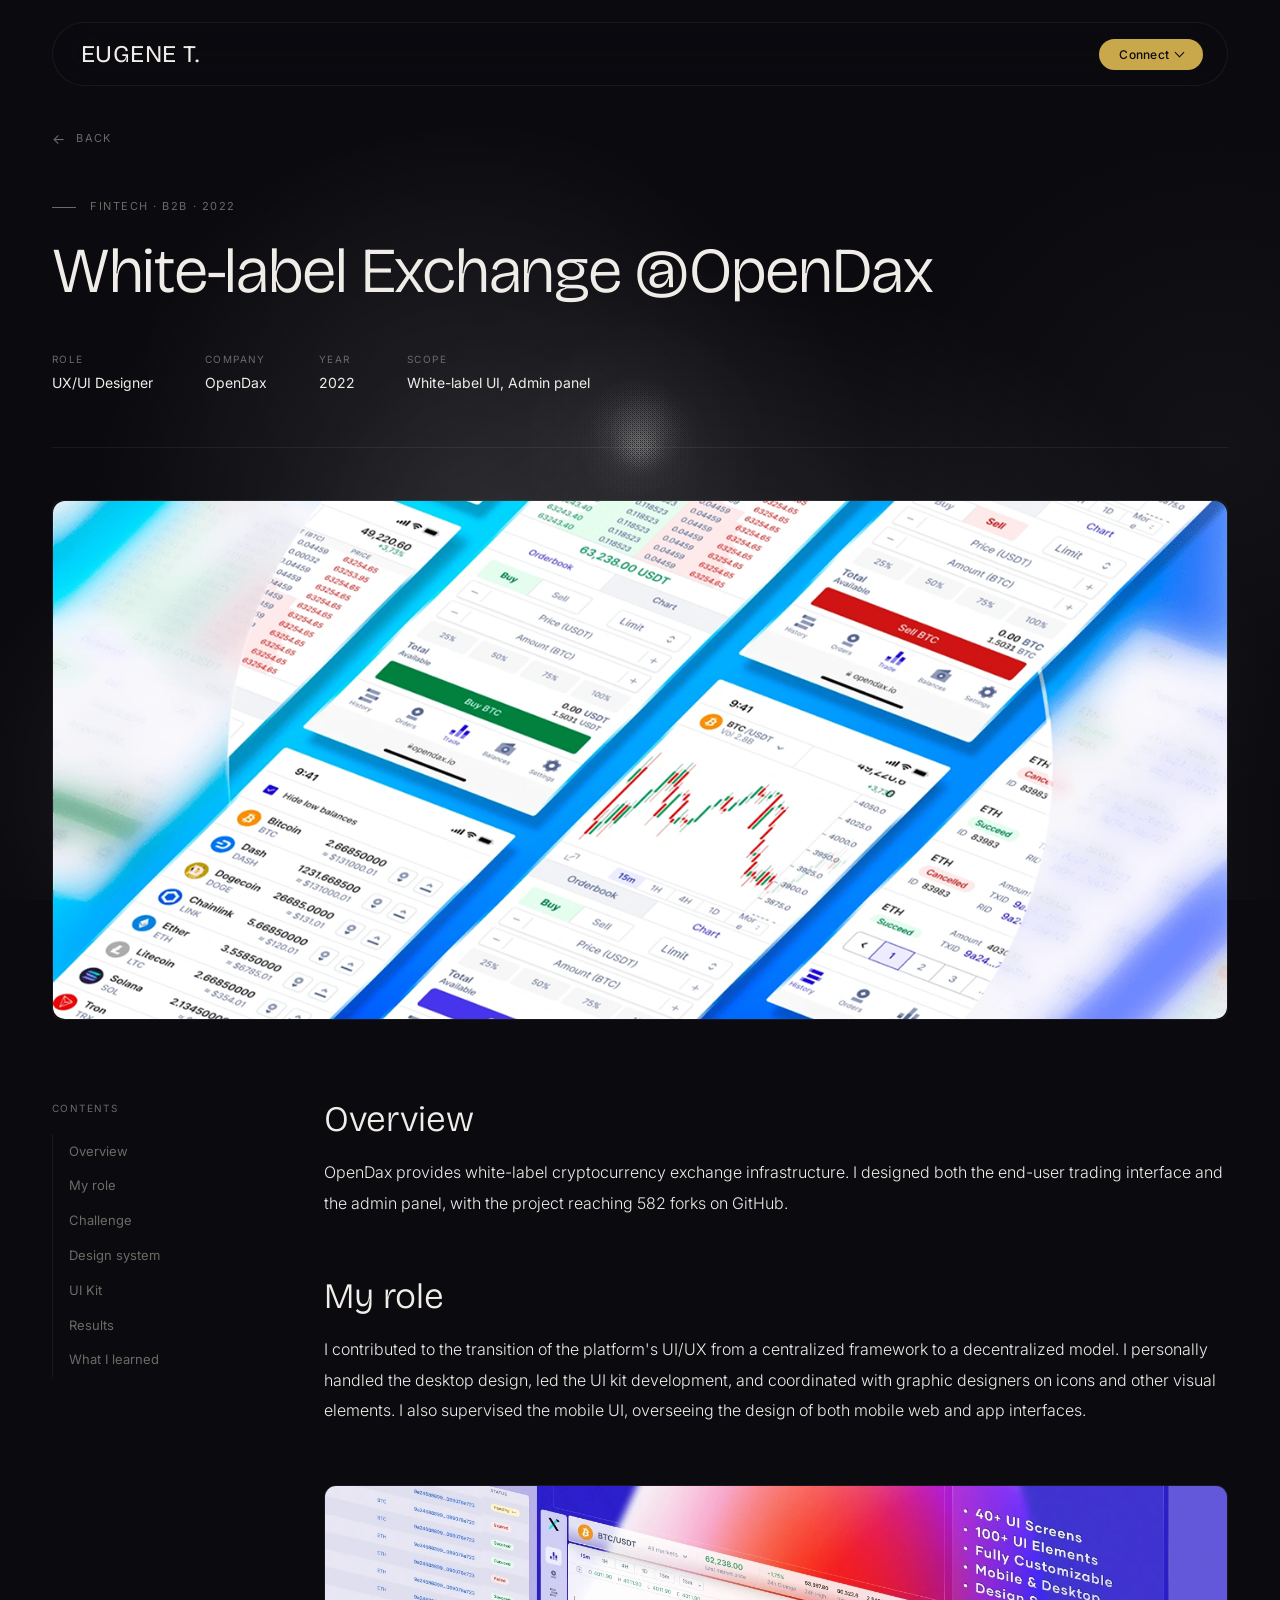
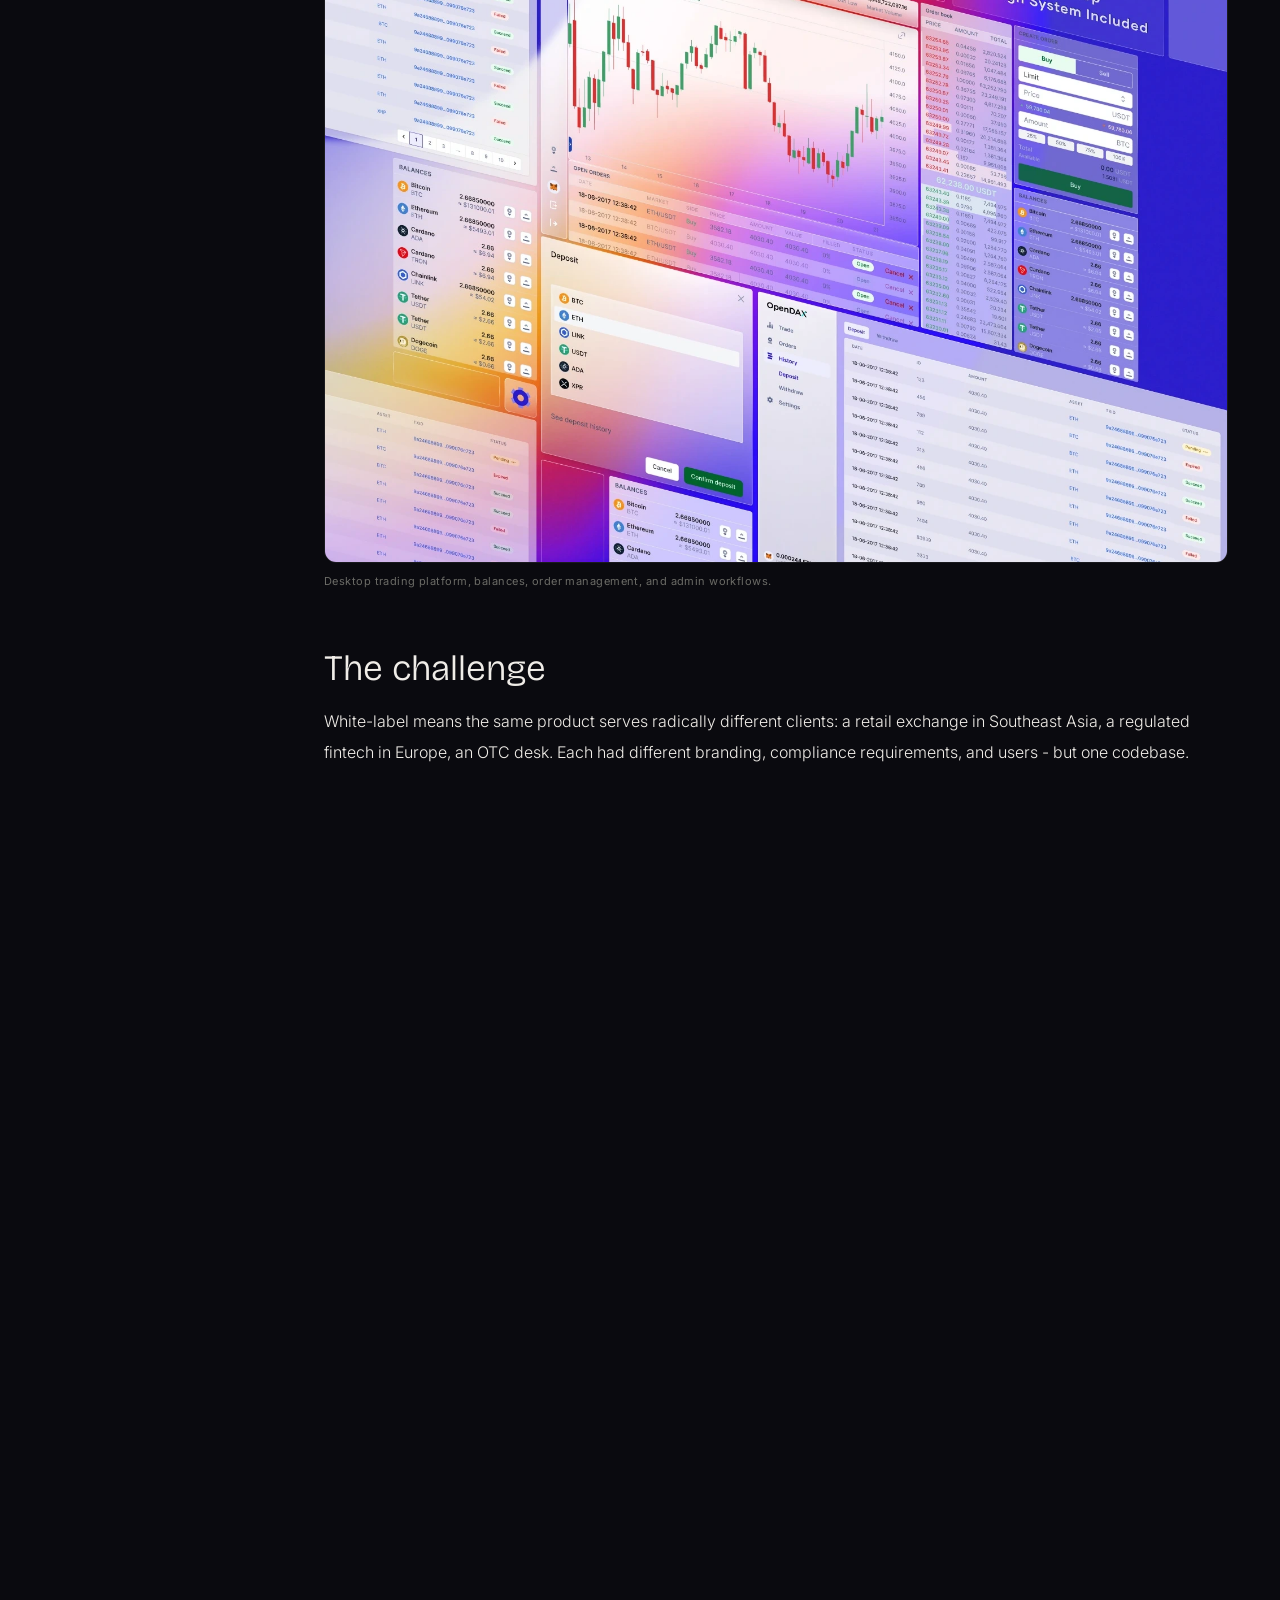
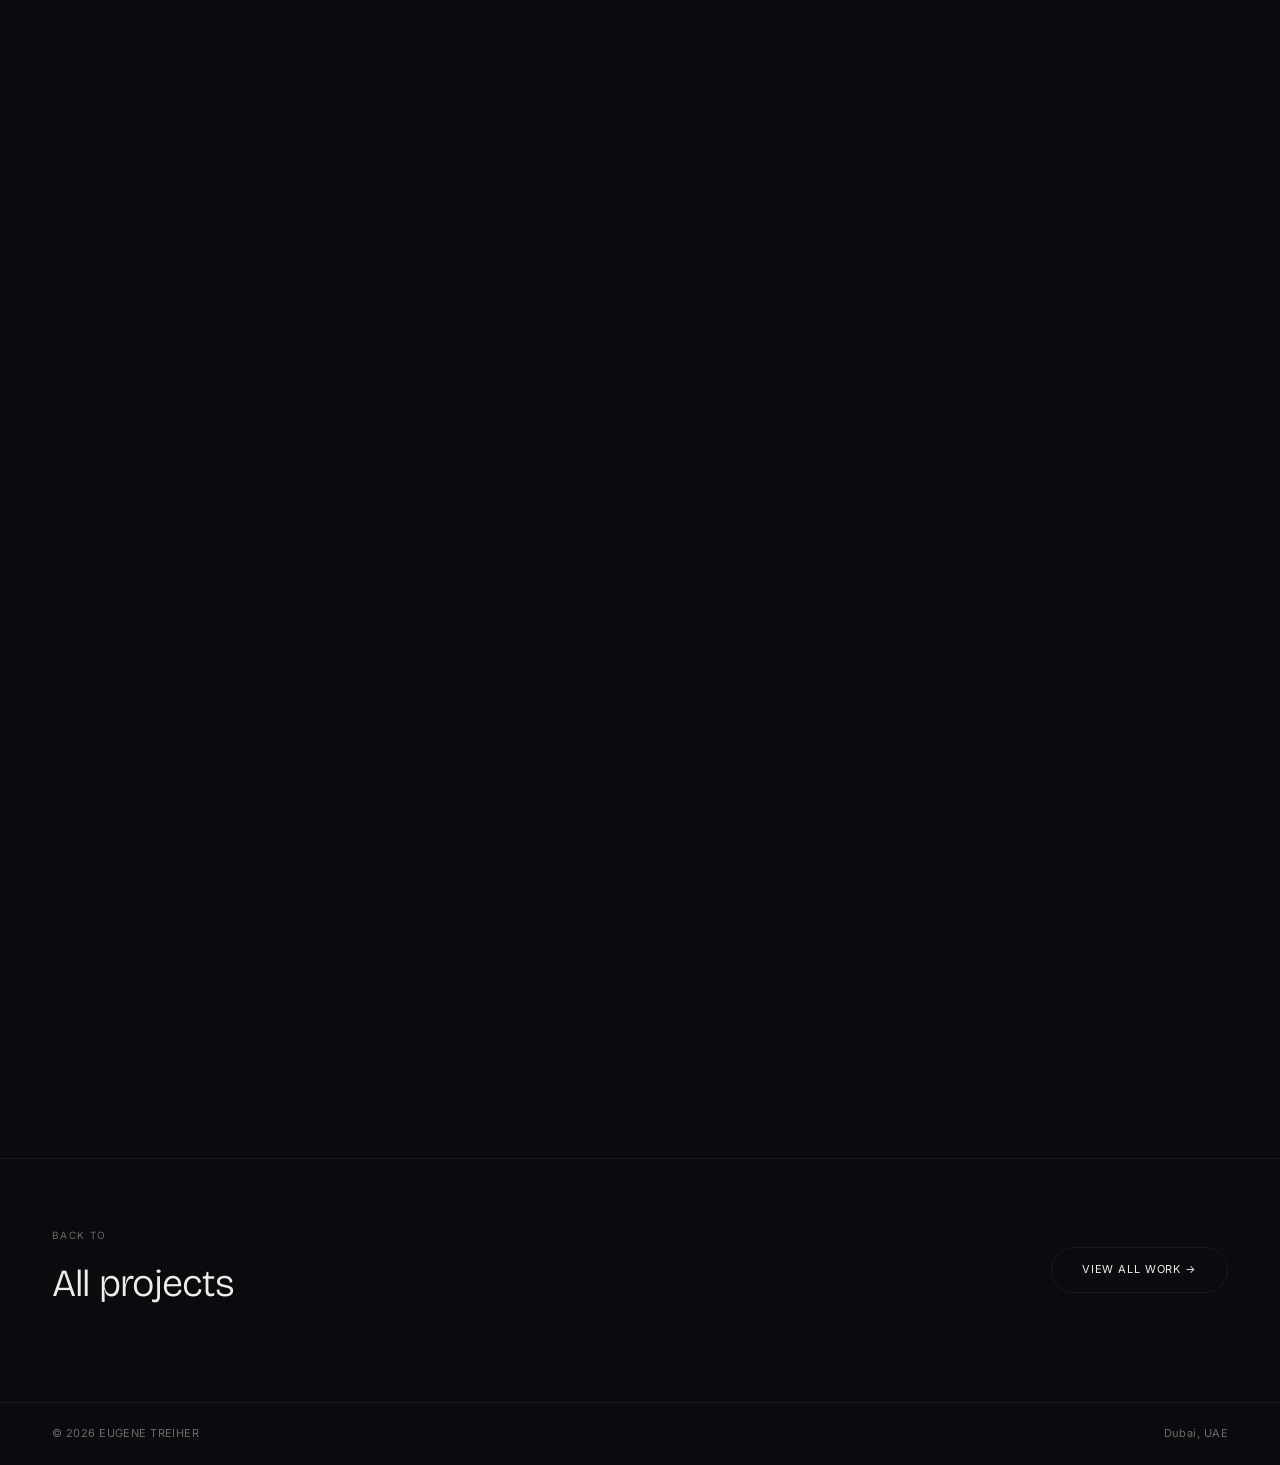
<file: white-label-opendax.html>
<!DOCTYPE html>
<html lang="en">
<head>
<meta charset="UTF-8">
<meta name="viewport" content="width=device-width, initial-scale=1.0">
<script async src="https://www.googletagmanager.com/gtag/js?id=G-EYNT321HXM"></script>
<script>
  window.dataLayer = window.dataLayer || [];
  function gtag(){dataLayer.push(arguments);}
  gtag('js', new Date());
  gtag('config', 'G-EYNT321HXM');
</script>
<title>White-label Exchange @OpenDax - Eugene Treiher</title>
<link rel="icon" href="/favicon.svg" type="image/svg+xml">
<link rel="preconnect" href="https://fonts.googleapis.com">
<link href="https://fonts.googleapis.com/css2?family=Inter:wght@300;400;500;900&family=Bricolage+Grotesque:wght@200;300;400;500;600&family=Barlow+Condensed:wght@400;600;700;800&display=swap" rel="stylesheet">
<link rel="stylesheet" href="styles.css?v=20">
</head>
<body>

<canvas id="blob-canvas"></canvas>

<nav id="main-nav" class="case-nav">
  <div class="nav-inner">
    <a href="/" class="nav-logo">EUGENE T.</a>
    <ul class="nav-links"></ul>
    <div class="nav-right">
      <a href="https://www.linkedin.com/in/eugene-t-9b0225137/" target="_blank" class="nav-cta" style="text-decoration:none">Connect</a>
    </div>
  </div>
</nav>

<div class="case-page">
  <a class="case-back" href="/">Back</a>

  <section class="case-hero reveal">
    <div class="case-eyebrow">Fintech · B2B · 2022</div>
    <h1 class="case-title">White-label Exchange @OpenDax</h1>
    <div class="case-meta">
      <div><div class="cml">Role</div><div class="cmv">UX/UI Designer</div></div>
      <div><div class="cml">Company</div><div class="cmv">OpenDax</div></div>
      <div><div class="cml">Year</div><div class="cmv">2022</div></div>
      <div><div class="cml">Scope</div><div class="cmv">White-label UI, Admin panel</div></div>
    </div>
    <div class="case-cover">
      <img src="White-label.png" srcset="assets/optimized/white-label-960.jpg 960w, White-label.png 1373w" sizes="(max-width: 768px) calc(100vw - 40px), calc(100vw - 104px)" alt="FrontDEX" fetchpriority="high" decoding="async" width="1373" height="1026" style="width:100%;height:100%;object-fit:cover;display:block;border-radius:12px;">
    </div>
  </section>
  <section class="case-body">
    <div class="case-sidebar">
      <div class="csl">Contents</div>
      <div class="cst active" data-target="overview">Overview</div>
      <div class="cst" data-target="my-role">My role</div>
      <div class="cst" data-target="challenge">Challenge</div>
      <div class="cst" data-target="design-system">Design system</div>
      <div class="cst" data-target="ui-kit">UI Kit</div>
      <div class="cst" data-target="results">Results</div>
      <div class="cst" data-target="reflection">What I learned</div>
    </div>
    <div class="case-content">
      <div id="overview"><h2 class="csh">Overview</h2><p class="csp">OpenDax provides white-label cryptocurrency exchange infrastructure. I designed both the end-user trading interface and the admin panel, with the project reaching 582 forks on GitHub.</p></div>
      <div id="my-role"><h2 class="csh">My role</h2><p class="csp">I contributed to the transition of the platform's UI/UX from a centralized framework to a decentralized model. I personally handled the desktop design, led the UI kit development, and coordinated with graphic designers on icons and other visual elements. I also supervised the mobile UI, overseeing the design of both mobile web and app interfaces.</p></div>
      <figure class="case-media reveal">
        <img src="opendax4.webp" alt="OpenDax desktop trading platform and administration interfaces" loading="lazy" decoding="async">
        <figcaption>Desktop trading platform, balances, order management, and admin workflows.</figcaption>
      </figure>
      <div id="challenge"><h2 class="csh">The challenge</h2><p class="csp">White-label means the same product serves radically different clients: a retail exchange in Southeast Asia, a regulated fintech in Europe, an OTC desk. Each had different branding, compliance requirements, and users - but one codebase.</p></div>
      <div id="design-system"><h2 class="csh">Design system</h2><p class="csp">I built a token-based design system in Figma with theme variables covering color, typography, radius, and spacing. A single swap of 12 tokens could transform the product from dark crypto to clean fintech - without touching component logic.</p><div class="csq"><p>"One system, infinite skins. The constraint forced better decisions than freedom would have."</p></div></div>
      <div class="case-media-grid reveal">
        <figure>
          <img src="opendax1.webp" alt="OpenDax reusable trading and wallet interface components" loading="lazy" decoding="async">
          <figcaption>Reusable components across trading, account, and wallet flows.</figcaption>
        </figure>
        <figure>
          <img src="opendax2.webp" alt="OpenDax wallet connection and account state components" loading="lazy" decoding="async">
          <figcaption>Wallet connection, confirmation, and account states.</figcaption>
        </figure>
      </div>
      <div id="ui-kit">
        <h2 class="csh">UI Kit</h2>
        <p class="csp">The full FrontDEX UI Kit is publicly available on Figma Community - browse the component library, design tokens, and screen templates used across all exchange deployments.</p>
        <div style="margin-top:28px;border-radius:12px;border:1px solid var(--line);overflow:hidden;">
          <a href="https://www.figma.com/community/file/1081520624421222872/crypto-trading-ui-kit-frontdex-4-0-0-alpha-3" target="_blank" style="display:flex;align-items:center;gap:16px;padding:20px 24px;background:rgba(255,255,255,0.03);text-decoration:none;transition:background .2s;" onmouseover="this.style.background='rgba(255,255,255,0.06)'" onmouseout="this.style.background='rgba(255,255,255,0.03)'">
            <div style="width:40px;height:40px;border-radius:50%;background:#1b3ae5;display:flex;align-items:center;justify-content:center;flex-shrink:0;">
              <svg width="22" height="22" viewBox="0 0 38 38" fill="none" xmlns="http://www.w3.org/2000/svg"><path d="M7 7l6 24 6-16 6 16 6-24" stroke="#fff" stroke-width="3.5" stroke-linecap="round" stroke-linejoin="round"/></svg>
            </div>
            <div style="flex:1;min-width:0;">
              <div style="font-size:11px;color:var(--muted);font-family:'Inter',sans-serif;margin-bottom:4px;">openware</div>
              <div style="font-size:15px;font-weight:500;color:var(--text);font-family:'Inter',sans-serif;white-space:nowrap;overflow:hidden;text-overflow:ellipsis;">Crypto Trading UI Kit | FrontDEX 4.0.0-alpha.3</div>
              <div style="display:flex;gap:16px;margin-top:6px;font-size:12px;color:var(--muted);font-family:'Inter',sans-serif;">
                <span>Design file</span>
                <span>♡ 201</span>
                <span>&#128100; 7k users</span>
              </div>
            </div>
            <div style="font-size:12px;color:var(--muted);font-family:'Inter',sans-serif;flex-shrink:0;">Open ↗</div>
          </a>
          <div style="border-top:1px solid var(--line);">
            <iframe style="border:none;width:100%;height:600px;display:block;" src="https://www.figma.com/embed?embed_host=share&url=https://www.figma.com/community/file/1081520624421222872/crypto-trading-ui-kit-frontdex-4-0-0-alpha-3" allowfullscreen></iframe>
          </div>
        </div>
      </div>
      <figure class="case-media reveal">
        <img src="opendax3.webp" alt="OpenDax responsive mobile cryptocurrency trading experience" loading="lazy" decoding="async">
        <figcaption>Responsive mobile trading, market, portfolio, and order experiences.</figcaption>
      </figure>
      <div id="results"><h2 class="csh">Results</h2><div class="crg"><div class="crc"><span class="crn">18</span><span class="crl">Exchange clients launched using the design system</span></div><div class="crc"><span class="crn">23</span><span class="crl">White-label development leads generated, according to the sales team</span></div><div class="crc"><span class="crn">7K</span><span class="crl">Figma Community users who duplicated the UI kit</span></div><div class="crc"><span class="crn">200+</span><span class="crl">Likes on the Figma Community file</span></div></div></div>
      <div id="reflection">
        <h2 class="csh">What I learned</h2>
        <div class="reflection-list">
          <div class="reflection-item">
            <div class="reflection-dot"></div>
            <div class="reflection-text">Making the UI kit open source demonstrated OpenDax's commitment to transparency, community-driven innovation, and collaborative growth. It strengthened the brand and helped build trust with potential users and partners.</div>
          </div>
          <div class="reflection-item">
            <div class="reflection-dot"></div>
            <div class="reflection-text">The visibility generated by the Figma UI kit led to 23 collaboration inquiries and white-label development opportunities, creating direct engagement with potential clients and users.</div>
          </div>
          <div class="reflection-item">
            <div class="reflection-dot"></div>
            <div class="reflection-text">The Figma Community provided valuable feedback on the UI kit, leading to iterative improvements and solidifying its role as a trusted, user-friendly resource.</div>
          </div>
          <div class="reflection-item">
            <div class="reflection-dot"></div>
            <div class="reflection-text">Open sourcing the system turned distribution into continuous product validation. Every duplicate, comment, and real-world adaptation revealed how well the components worked beyond the original product context.</div>
          </div>
        </div>
      </div>
    </div>
  </section>
  <section class="case-next">
    <div><div class="cnl">Back to</div><div class="cnt">All projects</div></div>
    <a class="cnb" href="/">View all work →</a>
  </section>
  <footer><span>© 2026 EUGENE TREIHER</span><div class="loc"><span>Dubai, UAE</span></div></footer>
</div>

<script src="canvas.js?v=6"></script>
<script>
const sections = document.querySelectorAll('.case-content > div[id]');
const navItems = document.querySelectorAll('.cst');
window.addEventListener('scroll', () => {
  let current = '';
  sections.forEach(s => { if(window.scrollY >= s.offsetTop - 160) current = s.id; });
  navItems.forEach(n => { n.classList.toggle('active', n.dataset.target === current); });
});
</script>

</body>
</html>
</file>
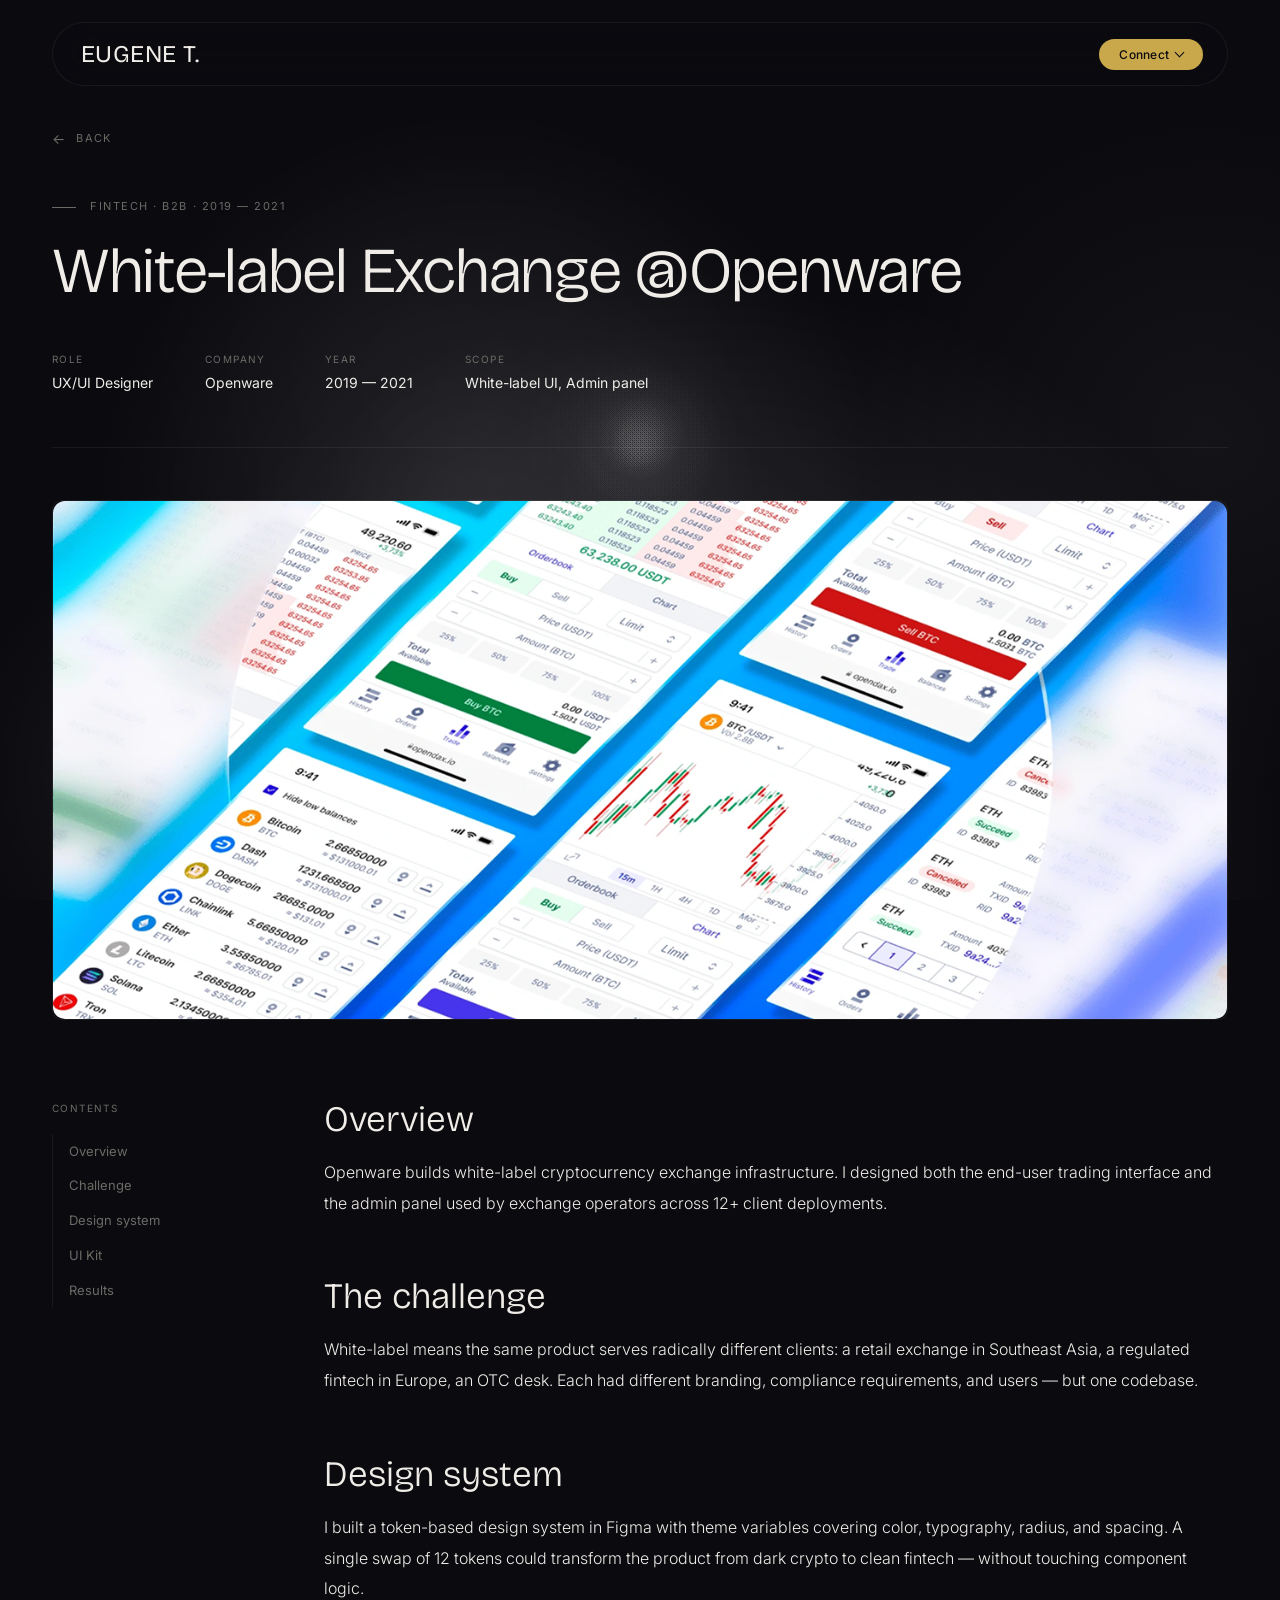
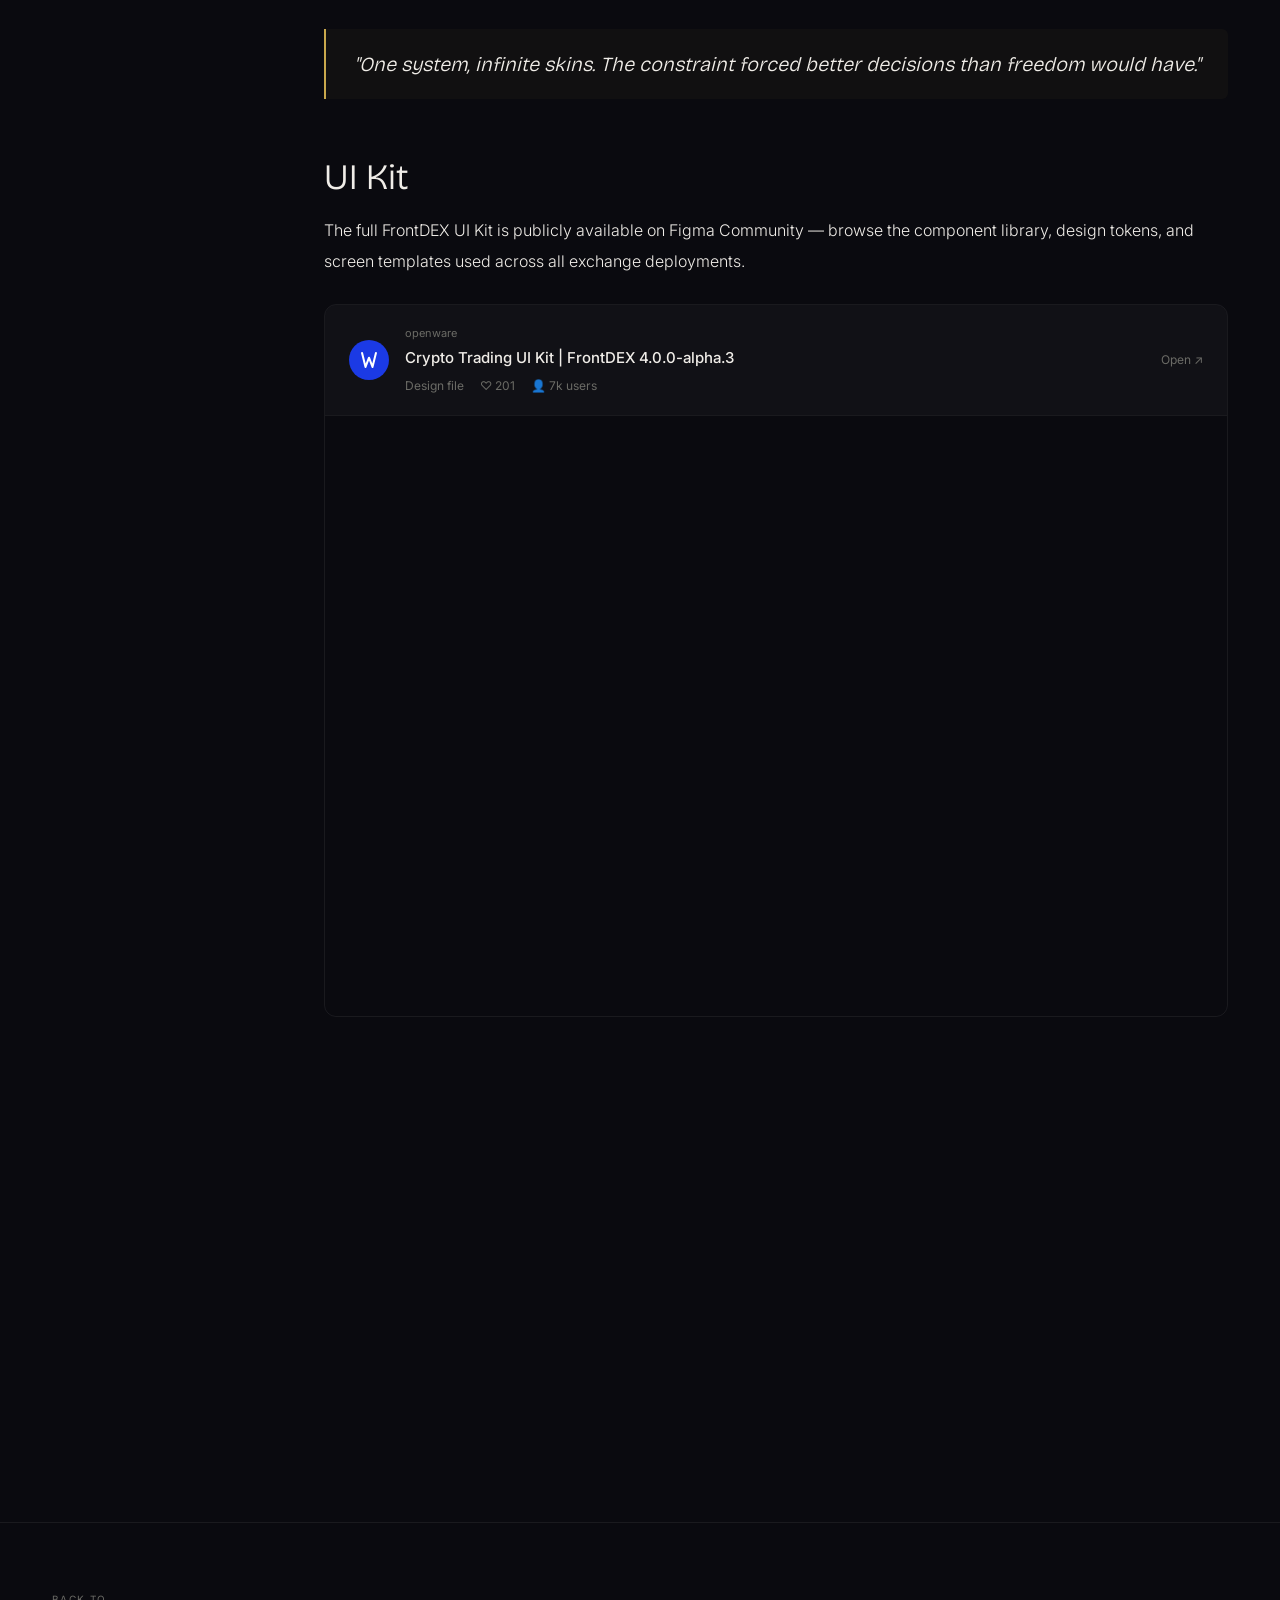
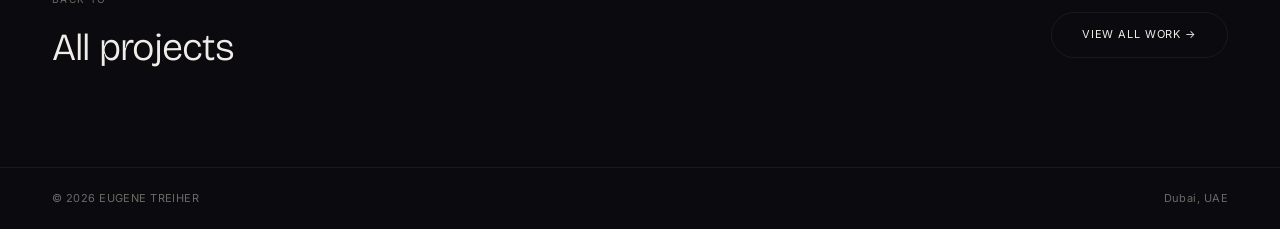
<file: white-label-openware.html>
<!DOCTYPE html>
<html lang="en">
<head>
<meta charset="UTF-8">
<meta name="viewport" content="width=device-width, initial-scale=1.0">
<title>White-label Exchange @Openware — Eugene Treiher</title>
<link rel="icon" href="/favicon.svg" type="image/svg+xml">
<link rel="preconnect" href="https://fonts.googleapis.com">
<link href="https://fonts.googleapis.com/css2?family=Inter:wght@300;400;500;900&family=Bricolage+Grotesque:wght@200;300;400;500;600&family=Barlow+Condensed:wght@400;600;700;800&display=swap" rel="stylesheet">
<link rel="stylesheet" href="styles.css?v=19">
</head>
<body>

<canvas id="blob-canvas"></canvas>

<nav id="main-nav" class="case-nav">
  <div class="nav-inner">
    <a href="/" class="nav-logo">EUGENE T.</a>
    <ul class="nav-links"></ul>
    <div class="nav-right">
      <a href="https://www.linkedin.com/in/eugene-t-9b0225137/" target="_blank" class="nav-cta" style="text-decoration:none">Connect</a>
    </div>
  </div>
</nav>

<div class="case-page">
  <a class="case-back" href="/">Back</a>

  <section class="case-hero reveal">
    <div class="case-eyebrow">Fintech · B2B · 2019 — 2021</div>
    <h1 class="case-title">White-label Exchange @Openware</h1>
    <div class="case-meta">
      <div><div class="cml">Role</div><div class="cmv">UX/UI Designer</div></div>
      <div><div class="cml">Company</div><div class="cmv">Openware</div></div>
      <div><div class="cml">Year</div><div class="cmv">2019 — 2021</div></div>
      <div><div class="cml">Scope</div><div class="cmv">White-label UI, Admin panel</div></div>
    </div>
    <div class="case-cover">
      <img src="White-label.png" alt="FrontDEX" style="width:100%;height:100%;object-fit:cover;display:block;border-radius:12px;">
    </div>
  </section>
  <section class="case-body">
    <div class="case-sidebar">
      <div class="csl">Contents</div>
      <div class="cst active" data-target="overview">Overview</div>
      <div class="cst" data-target="challenge">Challenge</div>
      <div class="cst" data-target="design-system">Design system</div>
      <div class="cst" data-target="ui-kit">UI Kit</div>
      <div class="cst" data-target="results">Results</div>
    </div>
    <div class="case-content">
      <div id="overview"><h2 class="csh">Overview</h2><p class="csp">Openware builds white-label cryptocurrency exchange infrastructure. I designed both the end-user trading interface and the admin panel used by exchange operators across 12+ client deployments.</p></div>
      <div id="challenge"><h2 class="csh">The challenge</h2><p class="csp">White-label means the same product serves radically different clients: a retail exchange in Southeast Asia, a regulated fintech in Europe, an OTC desk. Each had different branding, compliance requirements, and users — but one codebase.</p></div>
      <div id="design-system"><h2 class="csh">Design system</h2><p class="csp">I built a token-based design system in Figma with theme variables covering color, typography, radius, and spacing. A single swap of 12 tokens could transform the product from dark crypto to clean fintech — without touching component logic.</p><div class="csq"><p>"One system, infinite skins. The constraint forced better decisions than freedom would have."</p></div></div>
      <div id="ui-kit">
        <h2 class="csh">UI Kit</h2>
        <p class="csp">The full FrontDEX UI Kit is publicly available on Figma Community — browse the component library, design tokens, and screen templates used across all exchange deployments.</p>
        <div style="margin-top:28px;border-radius:12px;border:1px solid var(--line);overflow:hidden;">
          <a href="https://www.figma.com/community/file/1081520624421222872/crypto-trading-ui-kit-frontdex-4-0-0-alpha-3" target="_blank" style="display:flex;align-items:center;gap:16px;padding:20px 24px;background:rgba(255,255,255,0.03);text-decoration:none;transition:background .2s;" onmouseover="this.style.background='rgba(255,255,255,0.06)'" onmouseout="this.style.background='rgba(255,255,255,0.03)'">
            <div style="width:40px;height:40px;border-radius:50%;background:#1b3ae5;display:flex;align-items:center;justify-content:center;flex-shrink:0;">
              <svg width="22" height="22" viewBox="0 0 38 38" fill="none" xmlns="http://www.w3.org/2000/svg"><path d="M7 7l6 24 6-16 6 16 6-24" stroke="#fff" stroke-width="3.5" stroke-linecap="round" stroke-linejoin="round"/></svg>
            </div>
            <div style="flex:1;min-width:0;">
              <div style="font-size:11px;color:var(--muted);font-family:'Inter',sans-serif;margin-bottom:4px;">openware</div>
              <div style="font-size:15px;font-weight:500;color:var(--text);font-family:'Inter',sans-serif;white-space:nowrap;overflow:hidden;text-overflow:ellipsis;">Crypto Trading UI Kit | FrontDEX 4.0.0-alpha.3</div>
              <div style="display:flex;gap:16px;margin-top:6px;font-size:12px;color:var(--muted);font-family:'Inter',sans-serif;">
                <span>Design file</span>
                <span>♡ 201</span>
                <span>&#128100; 7k users</span>
              </div>
            </div>
            <div style="font-size:12px;color:var(--muted);font-family:'Inter',sans-serif;flex-shrink:0;">Open ↗</div>
          </a>
          <div style="border-top:1px solid var(--line);">
            <iframe style="border:none;width:100%;height:600px;display:block;" src="https://www.figma.com/embed?embed_host=share&url=https://www.figma.com/community/file/1081520624421222872/crypto-trading-ui-kit-frontdex-4-0-0-alpha-3" allowfullscreen></iframe>
          </div>
        </div>
      </div>
      <div id="results"><h2 class="csh">Results</h2><div class="crg"><div class="crc"><span class="crn">12+</span><span class="crl">Exchange clients launched using the design system</span></div><div class="crc"><span class="crn">−60%</span><span class="crl">Reduction in per-client design customization time</span></div><div class="crc"><span class="crn">1</span><span class="crl">Unified system across web, mobile, and admin</span></div><div class="crc"><span class="crn">3</span><span class="crl">Continents where Openware-powered exchanges operate</span></div></div></div>
    </div>
  </section>
  <section class="case-next">
    <div><div class="cnl">Back to</div><div class="cnt">All projects</div></div>
    <a class="cnb" href="/">View all work →</a>
  </section>
  <footer><span>© 2026 EUGENE TREIHER</span><div class="loc"><span>Dubai, UAE</span></div></footer>
</div>

<script src="canvas.js?v=6"></script>
<script>
const sections = document.querySelectorAll('.case-content > div[id]');
const navItems = document.querySelectorAll('.cst');
window.addEventListener('scroll', () => {
  let current = '';
  sections.forEach(s => { if(window.scrollY >= s.offsetTop - 160) current = s.id; });
  navItems.forEach(n => { n.classList.toggle('active', n.dataset.target === current); });
});
</script>

</body>
</html>
</file>
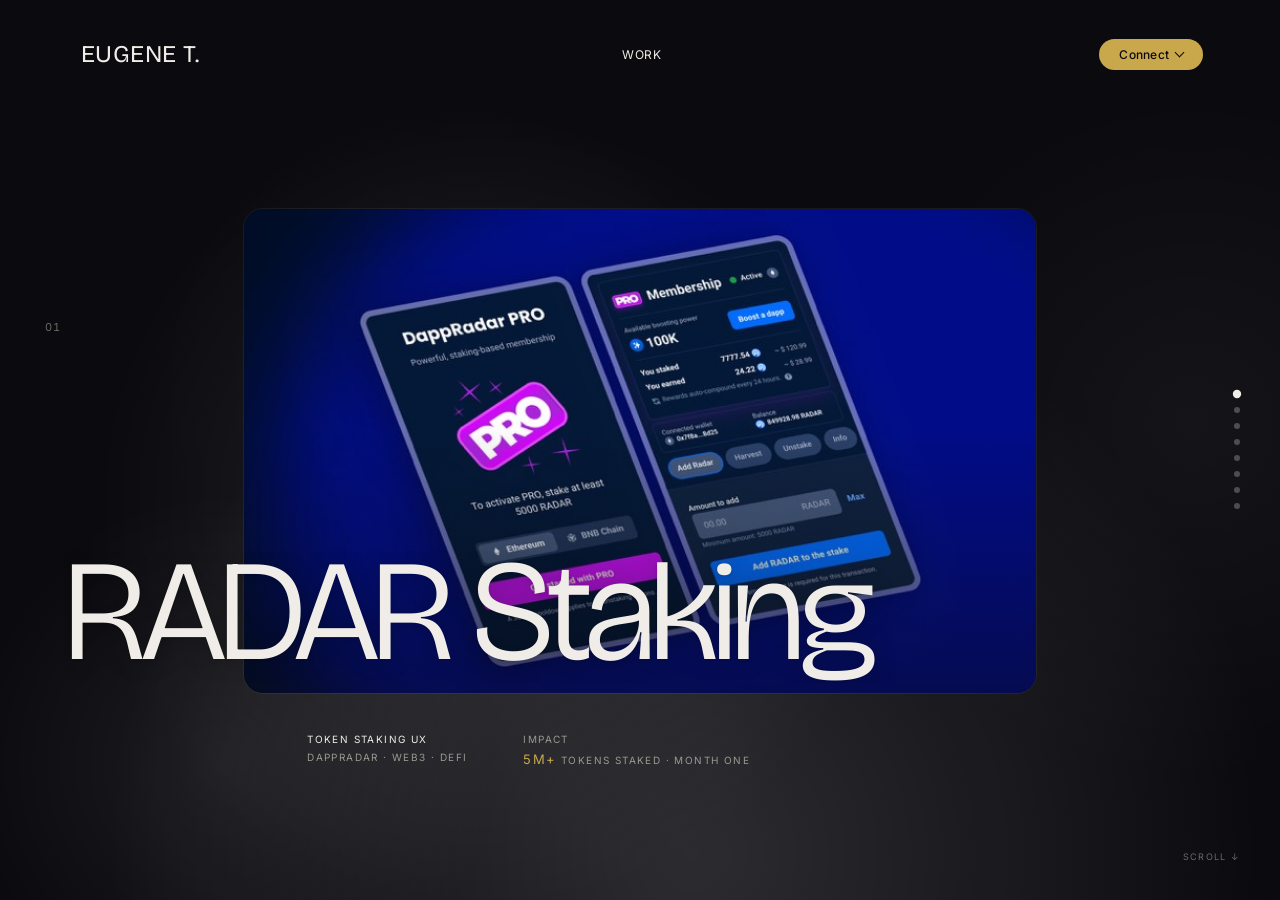
<file: work.html>
<!DOCTYPE html>
<html lang="en">
<head>
<meta charset="UTF-8">
<meta name="viewport" content="width=device-width, initial-scale=1.0">
<script async src="https://www.googletagmanager.com/gtag/js?id=G-EYNT321HXM"></script>
<script>
  window.dataLayer = window.dataLayer || [];
  function gtag(){dataLayer.push(arguments);}
  gtag('js', new Date());
  gtag('config', 'G-EYNT321HXM');
</script>
<title>Work - Eugene Treiher</title>
<link rel="icon" href="/favicon.svg" type="image/svg+xml">
<link rel="preconnect" href="https://fonts.googleapis.com">
<link href="https://fonts.googleapis.com/css2?family=Inter:wght@300;400;500;900&family=Bricolage+Grotesque:wght@200;300;400;500;600&family=Barlow+Condensed:wght@400;600;700;800&display=swap" rel="stylesheet">
<link rel="stylesheet" href="styles.css?v=20">
<style>
html, body { height: 100%; overflow: hidden; }

/* NAV stays fixed on top */
#main-nav { position: fixed; z-index: 200; }

/* Full-page scroll-snap slider */
.work-slider {
  position: fixed; inset: 0;
  overflow-y: scroll;
  scroll-snap-type: y mandatory;
  -webkit-overflow-scrolling: touch;
}

/* ── SLIDE ── */
.pf {
  height: 100vh; width: 100%;
  scroll-snap-align: start;
  position: relative;
  overflow: hidden;
  flex-shrink: 0;
  display: flex;
  flex-direction: column;
  /* balanced vertical spacing */
  padding-top: 208px;
  padding-bottom: 208px;
}

/* Image card - upper area, centered horizontally */
.pf-visual-wrap {
  width: 62%;
  margin: 0 auto;
  position: relative;
  flex-shrink: 0;
}
.pf-visual {
  width: 100%;
  height: 54vh;
  border-radius: 20px;
  overflow: hidden;
  position: relative;
  border: 1px solid rgba(255,255,255,.06);
  display: block;
  cursor: pointer;
}
.pf-visual img, .pf-visual svg {
  width: 100%; height: 100%;
  object-fit: cover; display: block;
  transition: transform 1.2s cubic-bezier(.22,1,.36,1);
}
.pf.active .pf-visual img { transform: scale(1.04); }
.pf-visual-overlay {
  position: absolute; inset: 0;
  background: linear-gradient(to top, rgba(10,10,15,.45) 0%, transparent 55%);
  pointer-events: none;
}

/* Giant title - starts from LEFT EDGE, overlaps image bottom */
.pf-title {
  font-family: 'Bricolage Grotesque', sans-serif;
  font-weight: 300;
  font-size: clamp(51px, 11.2vw, 160px);
  line-height: .86;
  letter-spacing: -.045em;
  color: var(--text);
  margin-top: -1em;
  padding-left: 5vw;
  position: relative; z-index: 2;
  white-space: nowrap;
}
.pf-title .line {
  display: block; overflow: hidden; padding-bottom: .06em;
}
.pf-title .line-inner {
  display: block;
  transform: translateY(110%);
  opacity: 0;
  transition: transform .9s cubic-bezier(.16,1,.3,1), opacity .01s linear;
  text-shadow: 0 2px 24px rgba(0,0,0,.22), 0 1px 4px rgba(0,0,0,.15);
}
.pf.active .pf-title .line-inner {
  transform: translateY(0); opacity: 1;
}
.pf.active .pf-title .line:nth-child(1) .line-inner { transition-delay: .05s; }
.pf.active .pf-title .line:nth-child(2) .line-inner { transition-delay: .2s; }
/* reset when slide goes inactive */
.pf:not(.active) .pf-title .line-inner {
  transform: translateY(110%); opacity: 0;
  transition: transform .5s cubic-bezier(.55,0,.1,1), opacity .01s linear;
}

/* Small metadata row below image */
.pf-meta {
  display: flex;
  gap: 56px;
  padding-left: calc(19% + 5vw);
  margin-top: 48px;
  opacity: 0;
  transform: translateY(16px);
  transition: opacity .7s cubic-bezier(.22,1,.36,1), transform .7s cubic-bezier(.22,1,.36,1);
  transition-delay: .32s;
}
.pf.active .pf-meta { opacity: 1; transform: translateY(0); }
.pf:not(.active) .pf-meta { opacity: 0; transform: translateY(16px); transition-delay: 0s; }
.pf-meta-block { display: flex; flex-direction: column; gap: 2px; }
.pf-meta-label { font-size: 10px; letter-spacing: .14em; text-transform: uppercase; color: var(--muted2); line-height: 1.6; }
.pf-meta-label strong { color: var(--text); font-weight: 400; }

/* Project number - far left, at image vertical center */
.pf-num {
  position: absolute;
  left: 3.5vw;
  top: calc(76px + 27vh); /* nav + ~half of image */
  display: flex; flex-direction: column; gap: 10px; align-items: flex-start;
}
.pf-num-val {
  font-size: 11px; letter-spacing: .08em; color: var(--muted);
  font-variant-numeric: tabular-nums;
}
.pf-num-line { width: 28px; height: 1px; background: var(--muted); opacity: .4; }

/* Fixed right - progress dots */
.work-progress {
  position: fixed; right: 40px; top: 50%; transform: translateY(-50%);
  display: flex; flex-direction: column; gap: 10px; z-index: 100;
}
.wp-line {
  width: 6px; height: 6px; border-radius: 50%;
  background: rgba(255,255,255,.25);
  cursor: pointer;
  transition: background .35s, transform .35s;
}
.wp-line:hover { background: rgba(255,255,255,.55); }
.wp-line.active { background: var(--text); transform: scale(1.4); }

/* Counter hidden */
.work-counter { display: none; }

/* Scroll hint bottom-right */
.work-hint {
  position: fixed; bottom: 36px; right: 40px; z-index: 100;
  display: flex; align-items: center; gap: 8px;
  font-size: 9px; letter-spacing: .14em; text-transform: uppercase; color: var(--muted);
  opacity: 1; transition: opacity .4s;
}
.work-hint.hidden { opacity: 0; pointer-events: none; }

/* Coming-soon (non-clickable) card */
.pf-visual--soon { cursor: default; }
.pf.active .pf-visual--soon img { transform: none; }
.pf-soon-badge {
  position: absolute; inset: 0; z-index: 3;
  display: flex; align-items: center; justify-content: center;
  pointer-events: none;
}
.pf-soon-badge span {
  font-size: 11px; letter-spacing: .14em; text-transform: uppercase;
  color: var(--text);
  border: 1px solid rgba(255,255,255,.4); border-radius: 100px;
  padding: 9px 20px; background: rgba(10,10,15,.5);
  backdrop-filter: blur(4px); -webkit-backdrop-filter: blur(4px);
}

/* ── PAGE ENTRANCE ── */
.pf-visual-wrap.wp-enter{opacity:0;transform:translateY(36px);transition:opacity .9s cubic-bezier(.22,1,.36,1) .08s,transform .9s cubic-bezier(.22,1,.36,1) .08s;}
.pf-visual-wrap.wp-enter.wp-in{opacity:1;transform:translateY(0);}
.work-progress.wp-enter{opacity:0;transition:opacity .7s cubic-bezier(.22,1,.36,1) .6s;}
.work-progress.wp-enter.wp-in{opacity:1;}
.work-hint.wp-enter{opacity:0;transition:opacity .6s ease .85s;}
.work-hint.wp-enter.wp-in{opacity:1;}

/* Mobile */
@media(max-width: 768px){
  .pf { padding-top: 96px; }
  .pf-visual-wrap { width: 88%; }
  .pf-visual { height: 42vh; }
  .pf-title { font-size: clamp(44px, 12vw, 80px); padding-left: 6vw; margin-top: -0.22em; white-space: normal; }
  .pf-num { display: none; }
  .work-progress { right: 14px; }
  .work-counter { left: 6vw; }
  .pf-meta { padding-left: 6vw; flex-wrap: wrap; gap: 20px; }
  .pf-cta { margin-left: 0; margin-right: 0; }
  .work-hint { display: none; }
}
</style>
</head>
<body>
<canvas id="blob-canvas"></canvas>

<nav id="main-nav">
  <div class="nav-inner">
    <a href="/" class="nav-logo">EUGENE T.</a>
    <ul class="nav-links">
      <li><a href="/work" style="color:var(--text)">Work</a></li>
    </ul>
    <div class="nav-right">
      <a href="https://www.linkedin.com/in/eugene-t-9b0225137/" target="_blank" class="nav-cta nav-cta-desktop" style="text-decoration:none">Connect</a>
      <button class="burger" id="burger" aria-label="Menu" onclick="toggleMenu()">
        <span></span><span></span>
      </button>
    </div>
  </div>
</nav>
<div class="mobile-menu" id="mobile-menu">
  <a href="/work" onclick="toggleMenu()">Work</a>
  <a href="https://www.linkedin.com/in/eugene-t-9b0225137/" target="_blank">LinkedIn</a>
  <button class="nav-cta">Connect</button>
</div>

<!-- Fixed chrome -->
<div class="work-progress wp-enter" id="work-progress">
  <div class="wp-line active" data-idx="0"></div>
  <div class="wp-line" data-idx="1"></div>
  <div class="wp-line" data-idx="2"></div>
  <div class="wp-line" data-idx="3"></div>
  <div class="wp-line" data-idx="4"></div>
  <div class="wp-line" data-idx="5"></div>
  <div class="wp-line" data-idx="6"></div>
  <div class="wp-line" data-idx="7"></div>
</div>
<div class="work-counter" id="work-counter">
  <span class="work-counter-num">01</span>
  <span class="work-counter-sep"></span>
  <span>04</span>
</div>
<div class="work-hint wp-enter" id="work-hint">Scroll ↓</div>

<!-- SLIDER -->
<div class="work-slider" id="work-slider">

  <!-- 01 -->
  <section class="pf" data-idx="0">
    <div class="pf-num"><span class="pf-num-val">01</span></div>
    <div class="pf-visual-wrap wp-enter">
      <a href="/token-staking-dappradar" class="pf-visual">
        <img src="RADAR Staking.jpg" srcset="assets/optimized/radar-staking-960.jpg 960w, RADAR%20Staking.jpg 1960w" sizes="(max-width: 768px) calc(100vw - 40px), 50vw" alt="RADAR Staking" loading="lazy" decoding="async">
        <div class="pf-visual-overlay"></div>
      </a>
    </div>
    <h2 class="pf-title"><span class="line"><span class="line-inner">RADAR Staking</span></span></h2>
    <div class="pf-meta">
      <div class="pf-meta-block">
        <span class="pf-meta-label"><strong>Token Staking UX</strong></span>
        <span class="pf-meta-label">DappRadar · Web3 · DeFi</span>

      </div>
      <div class="pf-meta-block">
        <span class="pf-meta-label">Impact</span>
        <span class="pf-meta-label"><strong style="color:var(--accent);font-size:1.3em">5M+</strong> tokens staked · month one</span>
      </div>
    </div>
  </section>

  <!-- 02 -->
  <section class="pf" data-idx="1">
    <div class="pf-num"><span class="pf-num-val">02</span></div>
    <div class="pf-visual-wrap">
      <a href="/trady" class="pf-visual">
        <img src="Trady-cover.jpg" srcset="assets/optimized/trady-cover-960.jpg 960w, Trady-cover.jpg 2940w" sizes="(max-width: 768px) calc(100vw - 40px), 50vw" alt="Trady Rebrand" loading="lazy" decoding="async">
        <div class="pf-visual-overlay"></div>
      </a>
    </div>
    <h2 class="pf-title"><span class="line"><span class="line-inner">Trady</span></span></h2>
    <div class="pf-meta">
      <div class="pf-meta-block">
        <span class="pf-meta-label"><strong>Memecoin Trading Terminal</strong></span>
        <span class="pf-meta-label">Trady · Web3 · Trading</span>
      </div>
      <div class="pf-meta-block">
        <span class="pf-meta-label">Scope</span>
        <span class="pf-meta-label"><strong style="color:var(--accent)">Rebrand</strong> · design system · UI/UX</span>
      </div>
    </div>
  </section>

  <!-- 03 -->
  <section class="pf" data-idx="2">
    <div class="pf-num"><span class="pf-num-val">03</span></div>
    <div class="pf-visual-wrap">
      <a href="/kyc-drop-off" class="pf-visual">
        <img src="KYC Case.jpg" srcset="assets/optimized/kyc-case-960.jpg 960w, KYC%20Case.jpg 1960w" sizes="(max-width: 768px) calc(100vw - 40px), 50vw" alt="Reducing KYC Drop-off" loading="lazy" decoding="async">
        <div class="pf-visual-overlay"></div>
      </a>
    </div>
    <h2 class="pf-title"><span class="line"><span class="line-inner">KYC Update</span></span></h2>
    <div class="pf-meta">
      <div class="pf-meta-block">
        <span class="pf-meta-label"><strong>Simplifying KYC Re-verification</strong></span>
        <span class="pf-meta-label">Leading Ukrainian Bank · Fintech · Banking</span>
      </div>
      <div class="pf-meta-block">
        <span class="pf-meta-label">Impact</span>
        <span class="pf-meta-label">Drop-off <strong style="color:var(--accent);font-size:1.3em">38% → 8%</strong></span>
      </div>
    </div>
  </section>

  <!-- 04 -->
  <section class="pf" data-idx="3">
    <div class="pf-num"><span class="pf-num-val">04</span></div>
    <div class="pf-visual-wrap">
      <a href="/design-system-dappradar" class="pf-visual">
        <img src="DappRadarDS.jpg" srcset="assets/optimized/dappradar-ds-960.jpg 960w, DappRadarDS.jpg 1960w" sizes="(max-width: 768px) calc(100vw - 40px), 50vw" alt="Design System @DappRadar" loading="lazy" decoding="async">
        <div class="pf-visual-overlay"></div>
      </a>
    </div>
    <h2 class="pf-title"><span class="line"><span class="line-inner">Design System</span></span></h2>
    <div class="pf-meta">
      <div class="pf-meta-block">
        <span class="pf-meta-label"><strong>Design System @DappRadar</strong></span>
        <span class="pf-meta-label">DappRadar · Web3 · Systems</span>
      </div>
      <div class="pf-meta-block">
        <span class="pf-meta-label">Impact</span>
        <span class="pf-meta-label"><strong style="color:var(--accent);font-size:1.3em">−60%</strong> per-feature design time</span>
      </div>
    </div>
  </section>

  <!-- 05 -->
  <section class="pf" data-idx="4">
    <div class="pf-num"><span class="pf-num-val">05</span></div>
    <div class="pf-visual-wrap">
      <a href="/white-label-opendax" class="pf-visual">
        <img src="White-label.png" srcset="assets/optimized/white-label-960.jpg 960w, White-label.png 1373w" sizes="(max-width: 768px) calc(100vw - 40px), 50vw" alt="White-label Exchange" loading="lazy" decoding="async">
        <div class="pf-visual-overlay"></div>
      </a>
    </div>
    <h2 class="pf-title"><span class="line"><span class="line-inner">FrontDEX</span></span></h2>
    <div class="pf-meta">
      <div class="pf-meta-block">
        <span class="pf-meta-label"><strong>White-label Exchange</strong></span>
        <span class="pf-meta-label">OpenDax · Fintech · B2B</span>

      </div>
      <div class="pf-meta-block">
        <span class="pf-meta-label">Impact</span>
        <span class="pf-meta-label"><strong style="color:var(--accent);font-size:1.3em">7K+</strong> designers using the UI kit</span>
      </div>
    </div>
  </section>

  <!-- 06 -->
  <section class="pf" data-idx="5">
    <div class="pf-num"><span class="pf-num-val">06</span></div>
    <div class="pf-visual-wrap">
      <a href="/ouinex" class="pf-visual">
        <img src="ouinex-cover.jpg" srcset="assets/optimized/ouinex-cover-960.jpg 960w, ouinex-cover.jpg 2940w" sizes="(max-width: 768px) calc(100vw - 40px), 50vw" alt="OUINEX Trading Platform" loading="lazy" decoding="async">
        <div class="pf-visual-overlay"></div>
      </a>
    </div>
    <h2 class="pf-title"><span class="line"><span class="line-inner">OUINEX</span></span></h2>
    <div class="pf-meta">
      <div class="pf-meta-block">
        <span class="pf-meta-label"><strong>Trading Platform</strong></span>
        <span class="pf-meta-label">OUINEX · Fintech · Trading</span>

      </div>
      <div class="pf-meta-block">
        <span class="pf-meta-label">Scope</span>
        <span class="pf-meta-label"><strong style="color:var(--accent)">Multi-asset</strong> trading with crypto collateral</span>
      </div>
    </div>
  </section>

  <!-- 07 -->
  <section class="pf" data-idx="6">
    <div class="pf-num"><span class="pf-num-val">07</span></div>
    <div class="pf-visual-wrap">
      <div class="pf-visual pf-visual--soon">
        <img src="KYB case.jpg" srcset="assets/optimized/kyb-case-960.jpg 960w, KYB%20case.jpg 2940w" sizes="(max-width: 768px) calc(100vw - 40px), 50vw" alt="KYB Verification" loading="lazy" decoding="async">
        <div class="pf-visual-overlay"></div>
        <div class="pf-soon-badge"><span>Coming soon</span></div>
      </div>
    </div>
    <h2 class="pf-title"><span class="line"><span class="line-inner">KYB Service</span></span></h2>
    <div class="pf-meta">
      <div class="pf-meta-block">
        <span class="pf-meta-label"><strong>KYB Verification Service</strong></span>
        <span class="pf-meta-label">Leading Ukrainian Bank · Fintech · Banking</span>

      </div>
      <div class="pf-meta-block">
        <span class="pf-meta-label">Status</span>
        <span class="pf-meta-label"><strong style="color:var(--accent)">Coming soon</strong></span>
      </div>
    </div>
  </section>

  <!-- 08 -->
  <section class="pf" data-idx="7">
    <div class="pf-num"><span class="pf-num-val">08</span></div>
    <div class="pf-visual-wrap">
      <a href="/rankings-dappradar" class="pf-visual">
        <img src="dApp Rankings.jpg" srcset="assets/optimized/dapp-rankings-960.jpg 960w, dApp%20Rankings.jpg 1960w" sizes="(max-width: 768px) calc(100vw - 40px), 50vw" alt="dApp Rankings" loading="lazy" decoding="async">
        <div class="pf-visual-overlay"></div>
      </a>
    </div>
    <h2 class="pf-title"><span class="line"><span class="line-inner">dApp Rankings</span></span></h2>
    <div class="pf-meta">
      <div class="pf-meta-block">
        <span class="pf-meta-label"><strong>Rankings Experience</strong></span>
        <span class="pf-meta-label">DappRadar · Web3 · UX</span>
      </div>
      <div class="pf-meta-block">
        <span class="pf-meta-label">Impact</span>
        <span class="pf-meta-label"><strong style="color:var(--accent);font-size:1.3em">+16%</strong> engaged sessions</span>
      </div>
    </div>
  </section>

</div>

<script src="canvas.js?v=6"></script>
<script>
function toggleMenu(){
  const m=document.getElementById('mobile-menu'),b=document.getElementById('burger');
  m.classList.toggle('open'); b.classList.toggle('open');
  document.body.style.overflow=m.classList.contains('open')?'hidden':'';
}
(function(){
  const slider = document.getElementById('work-slider');
  const real = Array.from(document.querySelectorAll('.pf'));
  const dots = document.querySelectorAll('.wp-line');
  const counterNum = document.querySelector('.work-counter-num');
  const total = real.length;
  let cur = 0;

  // Clone first + last for seamless loop
  const cloneLast  = real[total-1].cloneNode(true);
  const cloneFirst = real[0].cloneNode(true);
  // Strip active so clones don't show pre-revealed title
  cloneLast.classList.remove('active');
  cloneFirst.classList.remove('active');
  slider.insertBefore(cloneLast, real[0]);
  slider.appendChild(cloneFirst);

  const vh = () => window.innerHeight;

  slider.scrollTop = vh();

  function activate(i, replay) {
    real[cur].classList.remove('active');
    cur = i;
    if (replay) {
      // double rAF forces CSS transition to re-trigger
      requestAnimationFrame(() => requestAnimationFrame(() => real[cur].classList.add('active')));
    } else {
      real[cur].classList.add('active');
    }
    dots.forEach((d,j) => d.classList.toggle('active', j===i));
    counterNum.textContent = String(i+1).padStart(2,'0');
  }

  // Dot nav
  dots.forEach(d => d.addEventListener('click', () => {
    slider.scrollTo({top: (parseInt(d.dataset.idx)+1)*vh(), behavior:'smooth'});
  }));

  // Track active slide while scrolling (only on real positions 1..total)
  slider.addEventListener('scroll', () => {
    const h = vh();
    const idx = Math.round(slider.scrollTop / h);
    if (idx >= 1 && idx <= total) {
      const ri = idx - 1;
      if (ri !== cur) activate(ri, false);
    }
  }, {passive:true});

  // After scroll settles - teleport silently + replay animation
  slider.addEventListener('scrollend', () => {
    const pos = slider.scrollTop;
    const h = vh();
    if (pos < h * 0.5) {
      slider.scrollTop = h * total;
      activate(total - 1, true);
    } else if (pos > h * (total + 0.5)) {
      slider.scrollTop = h;
      activate(0, true);
    }
  });

  // Page entrance - image first, then title + meta cascade
  requestAnimationFrame(() => requestAnimationFrame(() => {
    document.querySelectorAll('.wp-enter').forEach(el => el.classList.add('wp-in'));
  }));
  setTimeout(() => real[0].classList.add('active'), 180);

  // Keyboard
  document.addEventListener('keydown', e => {
    if(e.key==='ArrowDown'||e.key==='ArrowRight'){
      e.preventDefault(); slider.scrollBy({top: vh(), behavior:'smooth'});
    }
    if(e.key==='ArrowUp'||e.key==='ArrowLeft'){
      e.preventDefault(); slider.scrollBy({top: -vh(), behavior:'smooth'});
    }
  });
})();
</script>

</body>
</html>
</file>
<file: styles.css>
*,*::before,*::after{box-sizing:border-box;margin:0;padding:0}


:root{
  --bg:#0a0a0f;
  --text:#f0ede8;
  --muted:#6b6b66;
  --muted2:#9a9990;
  --accent:#c9a84c;
  --line:rgba(240,237,232,0.07);
  --serif:'Inter',system-ui,sans-serif;
  --sans:'Inter',system-ui,sans-serif;
}
html{background:var(--bg);scroll-behavior:smooth}
body{font-family:var(--sans);background:var(--bg);color:var(--text);font-size:15px;line-height:1.6;overflow-x:hidden}

#blob-canvas{position:fixed;inset:0;z-index:0;pointer-events:none;width:100%;height:100%}

/* ── NAV ── */
nav{
  position:fixed;top:0;left:0;right:0;z-index:100;
  display:flex;justify-content:space-between;align-items:center;
  padding:22px 52px;
  transition:transform .35s cubic-bezier(.4,0,.2,1);
}
nav.nav-hidden{transform:translateY(-120%);}
.felix-btn.felix-hidden{opacity:0;transform:translateY(-12px);pointer-events:none;}
.nav-inner{
  width:100%;display:grid;grid-template-columns:1fr auto 1fr;align-items:center;
  background:rgba(10,10,15,0.6);backdrop-filter:blur(20px);
  border:1px solid var(--line);border-radius:100px;
  padding:12px 24px 12px 28px;
}
/* Home nav: transparent by default, solid on scroll */
#main-nav:not(.case-nav) .nav-inner{
  background:transparent;border-color:transparent;
  backdrop-filter:none;-webkit-backdrop-filter:none;
  transition:background .3s ease, border-color .3s ease, backdrop-filter .3s ease;
}
#main-nav:not(.case-nav).nav-scrolled .nav-inner{
  background:rgba(10,10,15,0.6);border-color:var(--line);
  backdrop-filter:blur(20px);-webkit-backdrop-filter:blur(20px);
}
.nav-right{display:flex;align-items:center;gap:16px;justify-content:flex-end;margin-left:auto}
.nav-logo{font-family:'Bricolage Grotesque',sans-serif;font-size:24px;font-weight:400;color:var(--text);text-decoration:none;letter-spacing:.02em;cursor:pointer}
.nav-links{display:flex;gap:28px;list-style:none;justify-content:center}
.nav-links a{color:var(--muted2);text-decoration:none;font-size:12px;letter-spacing:0.08em;text-transform:uppercase;transition:color .2s;cursor:pointer}
.nav-links a:hover{color:var(--text)}
.nav-cta{background:var(--accent);color:#0a0a0f;border:none;padding:8px 20px;border-radius:100px;font-size:12px;font-weight:500;cursor:pointer;font-family:var(--sans);letter-spacing:0.02em;transition:opacity .2s;position:relative;overflow:hidden;}
.nav-cta::after{content:'';position:absolute;top:0;left:-80%;width:50%;height:100%;background:linear-gradient(120deg,transparent 0%,rgba(255,255,255,.35) 50%,transparent 100%);transform:skewX(-15deg);transition:left .55s cubic-bezier(.4,0,.2,1);pointer-events:none;}
.nav-cta:hover{opacity:.92}
.nav-cta:hover::after{left:140%}
.connect-menu{position:relative;display:inline-flex;z-index:120}
.connect-menu .nav-cta{display:inline-flex;align-items:center;gap:7px}
.connect-chevron{
  width:7px;height:7px;flex:0 0 7px;font-size:0;
  border-right:1.5px solid currentColor;border-bottom:1.5px solid currentColor;
  transform:translateY(-2px) rotate(45deg);
  transition:transform .25s cubic-bezier(.22,1,.36,1);
}
.connect-menu.open .connect-chevron{transform:translateY(2px) rotate(225deg)}
.connect-dropdown{
  position:absolute;top:calc(100% + 10px);right:0;
  width:230px;padding:8px;
  background:rgba(14,14,19,.96);
  border:1px solid var(--line);border-radius:14px;
  box-shadow:0 18px 48px rgba(0,0,0,.45);
  backdrop-filter:blur(24px);-webkit-backdrop-filter:blur(24px);
  opacity:0;visibility:hidden;pointer-events:none;
  transform:translateY(-7px) scale(.98);transform-origin:top right;
  transition:opacity .22s ease,visibility .22s ease,transform .3s cubic-bezier(.22,1,.36,1);
}
.connect-menu.open .connect-dropdown{opacity:1;visibility:visible;pointer-events:auto;transform:translateY(0) scale(1)}
.connect-dropdown a{
  display:flex;align-items:center;justify-content:space-between;gap:16px;
  padding:12px;border-radius:9px;
  color:var(--muted2);text-decoration:none;
  font-family:var(--sans);font-size:13px;font-weight:400;letter-spacing:0;
  transition:background .2s,color .2s;
}
.connect-dropdown a:hover{background:rgba(255,255,255,.06);color:var(--text)}
.connect-dropdown-arrow{color:var(--muted);font-size:12px}
.connect-email-row{display:flex;align-items:center;gap:2px}
.connect-email-row > a{flex:1;min-width:0}
.connect-copy{
  width:36px;height:36px;flex:0 0 36px;
  display:flex;align-items:center;justify-content:center;
  position:relative;border:0;border-radius:9px;
  background:transparent;color:var(--muted2);cursor:pointer;
  transition:background .2s,color .2s;
}
.connect-copy:hover{background:rgba(255,255,255,.06);color:var(--text)}
.connect-copy svg{width:16px;height:16px;fill:none;stroke:currentColor;stroke-width:1.5;stroke-linecap:round;stroke-linejoin:round}
.connect-check-icon{display:none}
.connect-copy.copied .connect-copy-icon{display:none}
.connect-copy.copied .connect-check-icon{display:block;color:var(--accent)}
.connect-copy-feedback{
  position:absolute;right:-1px;bottom:calc(100% + 8px);
  padding:5px 8px;border-radius:7px;
  background:var(--accent);color:#0a0a0f;
  font-family:var(--sans);font-size:10px;font-weight:500;letter-spacing:.02em;
  opacity:0;visibility:hidden;pointer-events:none;
  transform:translateY(4px);
  transition:opacity .2s,visibility .2s,transform .2s;
  white-space:nowrap;
}
.connect-copy.copied .connect-copy-feedback{opacity:1;visibility:visible;transform:translateY(0)}
.connect-copy.copy-error::after{
  content:'Copy failed';position:absolute;right:-1px;bottom:calc(100% + 8px);
  padding:5px 8px;border-radius:7px;background:#f0ede8;color:#0a0a0f;
  font-size:10px;white-space:nowrap;
}
.nav-linkedin{font-size:12px;letter-spacing:.08em;text-transform:uppercase;color:var(--muted2);text-decoration:none;transition:color .2s}
.nav-linkedin:hover{color:var(--text)}
.case-nav .nav-links{display:none}
.case-nav .nav-inner{grid-template-columns:1fr auto}

.case-back{
  display:inline-flex;align-items:center;gap:10px;
  font-size:11px;letter-spacing:.12em;text-transform:uppercase;
  color:var(--muted);cursor:pointer;
  margin:48px 0 48px 52px;
  transition:color .2s;
  background:none;border:none;font-family:var(--sans);
  padding:0;
  text-decoration:none;
}
.case-back:hover{color:var(--text)}
.case-back::before{content:'←';font-size:14px;transition:transform .2s}
.case-page{padding-top:80px;position:relative;z-index:1}

/* ── AI NATIVE ── */
.hero-eyebrow{
  display:flex;flex-direction:column;align-items:center;
  gap:14px;margin-bottom:32px;
}
.ai-badge{
  display:inline-flex;align-items:center;gap:7px;
  font-size:16px;letter-spacing:.06em;text-transform:uppercase;
  border:none;
  padding:8px 20px;border-radius:100px;
  color:var(--text);
  opacity:.9;
}
.hero-eyebrow-sub{
  font-size:11px;letter-spacing:.14em;text-transform:uppercase;
  color:var(--muted);
}
.hero-tags{
  display:flex;gap:10px;justify-content:center;flex-wrap:wrap;
  margin-top:28px;
}
.hero-tag{
  font-size:10px;letter-spacing:.1em;text-transform:uppercase;
  color:rgba(240,237,232,.5);
  padding:6px 14px;border-radius:100px;
  transition:color .2s;
}
.hero-tag:hover{color:var(--text)}

.hero{
  min-height:100vh;display:flex;flex-direction:column;
  justify-content:space-between;align-items:stretch;
  padding:130px 52px 72px;
  border-bottom:1px solid var(--line);
  position:relative;
  z-index:1;
}
.hero-main{
  flex:1;display:flex;flex-direction:column;
  align-items:center;justify-content:center;
}
.hero-eyebrow::before{display:none}
/* Hero headline - per Figma: Bricolage 400, 124px, lh .77, tracking -.06em, uppercase */
.hero-headwrap{
  display:flex;flex-direction:column;align-items:flex-end;
  width:fit-content;
}
.hero-headline{
  align-self:stretch;
  display:flex;flex-direction:column;align-items:flex-start;
  font-family:'Bricolage Grotesque', sans-serif;
  font-weight:400;
  font-size:clamp(56px,12.5vw,124px);
  line-height:.77;letter-spacing:-.06em;
  text-transform:uppercase;
  color:#fff;
  margin:0;text-align:left;
  position:relative;cursor:default;
}
.hero-headline em{font-style:normal;color:var(--accent)}
.hero-headline .line--i{padding-left:.67em}
.hero-tags{
  display:flex;gap:.95em;
  font-family:'Bricolage Grotesque', sans-serif;
  font-weight:300;
  font-size:clamp(15px,1.9vw,24px);
  line-height:1;letter-spacing:-.01em;
  text-transform:uppercase;color:#fff;
}

.hero-headline .line{
  display:block;overflow:hidden;
  padding-top:.06em;padding-bottom:.1em;
}
.hero-headline .line-inner{
  display:block;
  transform:translateY(110%);
  opacity:0;
  transition:transform .9s cubic-bezier(.16,1,.3,1), opacity .01s linear;
}
.hero-headline.revealed .line-inner{
  transform:translateY(0);
  opacity:1;
}
.hero-headline.revealed .line:nth-child(1) .line-inner{transition-delay:.05s}
.hero-headline.revealed .line:nth-child(2) .line-inner{transition-delay:.18s}
.hero-headline.revealed .line:nth-child(3) .line-inner{transition-delay:.31s}
.hero-tag-line{display:block;overflow:hidden;padding-bottom:.1em}
.hero-tag-inner{
  display:block;transform:translateY(110%);opacity:0;
  transition:transform .9s cubic-bezier(.16,1,.3,1),opacity .01s linear;
}
.hero-tags.revealed .hero-tag-inner{transform:translateY(0);opacity:1}
.hero-tags.revealed .hero-tag-line:nth-child(1) .hero-tag-inner{transition-delay:.44s}
.hero-tags.revealed .hero-tag-line:nth-child(2) .hero-tag-inner{transition-delay:.57s}
.hero-tags.revealed .hero-tag-line:nth-child(3) .hero-tag-inner{transition-delay:.7s}

.felix-btn{
  position:fixed;bottom:32px;right:52px;z-index:99;
  font-size:12px;color:var(--muted2);
  background:rgba(8,8,12,0.82);backdrop-filter:blur(20px);-webkit-backdrop-filter:blur(20px);
  border:1px solid var(--line);border-radius:100px;
  padding:8px 16px;
  text-decoration:none;
  transition:border-color .3s,color .3s,opacity .3s cubic-bezier(.4,0,.2,1),transform .35s cubic-bezier(.4,0,.2,1);
  white-space:nowrap;
  overflow:hidden;
  font-family:var(--sans);cursor:pointer;
}
.felix-btn::after{
  content:'';position:absolute;top:0;left:-80%;
  width:50%;height:100%;
  background:linear-gradient(120deg,transparent 0%,rgba(255,255,255,.18) 50%,transparent 100%);
  transform:skewX(-15deg);
  transition:left .55s cubic-bezier(.4,0,.2,1);
  pointer-events:none;
}
.felix-btn:hover{border-color:rgba(240,237,232,.25);color:var(--text)}
.felix-btn:hover::after{left:140%}

.hero-ctas{display:flex;align-items:center;gap:32px;padding-top:48px;margin-top:16px;border-top:1px solid var(--line)}
.hero-cta-arrow{
  display:flex;flex-direction:column;align-items:center;gap:8px;
  text-decoration:none;color:var(--text);cursor:pointer;
}
.hero-cta-label{font-size:11px;letter-spacing:.14em;text-transform:uppercase;color:var(--muted);transition:color .2s}
.hero-cta-icon{
  font-size:20px;color:var(--text);
  animation:bounceDown 1.8s ease-in-out infinite;
  display:block;
}
@keyframes bounceDown{
  0%,100%{transform:translateY(0);opacity:.5}
  50%{transform:translateY(6px);opacity:1}
}
.hero-cta-arrow:hover .hero-cta-label{color:var(--text)}
.hero-cta-chat{
  font-size:13px;color:var(--muted2);
  text-decoration:none;
  border:1px solid var(--line);border-radius:100px;
  padding:10px 20px;
  transition:border-color .2s,color .2s;
  white-space:nowrap;
}
.hero-cta-chat:hover{border-color:rgba(240,237,232,.2);color:var(--text)}

.hero-bottom{display:flex;justify-content:space-between;align-items:flex-end;gap:40px;padding-top:48px;margin-top:16px;border-top:1px solid var(--line)}
.hero-bottom--arrow-only{justify-content:center;align-items:center;border-top:none;padding-top:0}
.hero-desc{font-size:14px;color:var(--muted2);max-width:320px;line-height:1.8}
.hero-stats{display:flex;gap:48px}
.stat-num{font-family:var(--serif);font-size:38px;line-height:1;color:var(--text);display:block;letter-spacing:-.02em}
.stat-label{font-size:11px;color:var(--muted);text-transform:uppercase;letter-spacing:.08em;margin-top:4px;display:block}

/* ── LOGOS ── */
.logos-section{
  padding:48px 0;
  overflow:hidden;
  position:relative;z-index:1;
}
.logos-label{
  font-size:10px;letter-spacing:.18em;text-transform:uppercase;
  color:var(--muted);margin-bottom:32px;text-align:left;padding:0 52px;
}
.logos-track-wrap{overflow:hidden;mask-image:linear-gradient(to right,transparent 0%,black 8%,black 92%,transparent 100%)}
.logos-track{
  display:flex;white-space:nowrap;will-change:transform;
}
.logos-track:hover .logo-item{opacity:.9}
.logo-item{
  display:inline-flex;align-items:center;justify-content:center;
  padding:0 36px;
  flex-shrink:0;
  opacity:.4;
  transition:opacity .3s;
  height:28px;
}
.logo-item:hover{opacity:.85}
.logo-item img{
  max-height:18px;height:auto;width:auto;
  filter:brightness(0) invert(1);
  display:block;
  object-fit:contain;
}
.logo-item.logo-sm img{
  max-height:13px;
}
@keyframes logoScroll{0%{transform:translateX(0)}100%{transform:translateX(-50%)}}

/* Large desktop / Retina displays: keep the hero's visual weight proportional. */
@media (min-width:1800px){
  .hero{padding:clamp(150px,7vh,210px) clamp(72px,4vw,164px) clamp(88px,5vh,140px)}
  .hero-headline{font-size:clamp(150px,8.6vw,320px)}
  .hero-tags{font-size:clamp(24px,1.45vw,42px);gap:1.1em;margin-top:clamp(32px,2.2vh,54px)}
  .logos-section{padding:clamp(56px,3vh,86px) 0}
  .logo-item{height:38px;padding:0 clamp(44px,2.4vw,96px)}
  .logo-item img{max-height:24px}
  .hero-cta-icon{font-size:28px}
}

/* ── WORK ── */
.work-section{
  padding:0 0 80px 0;
  border-bottom:1px solid var(--line);
  background:transparent;
  backdrop-filter:blur(24px);
  -webkit-backdrop-filter:blur(24px);
  position:relative;
  z-index:2;
  transition:background-color .9s cubic-bezier(.22,1,.36,1);
}
.work-section.surface-visible{background:rgba(8,8,12,0.82)}
.sec-header{
  display:flex;justify-content:space-between;align-items:baseline;
  padding:24px 52px;
  border-bottom:1px solid var(--line);
  margin-bottom:0;
}
.sec-num{font-size:11px;letter-spacing:.12em;text-transform:uppercase;color:var(--muted)}

.case-list{display:flex;flex-direction:column;position:relative;padding:0 52px}
.work-section .case-row{grid-template-columns:1fr auto;}
.case-row{
  display:grid;
  grid-template-columns:48px 1fr auto;
  align-items:center;gap:32px;
  padding:28px 0;
  border-bottom:1px solid var(--line);
  cursor:pointer;
  position:relative;
  transition:opacity .3s;
  text-decoration:none;
  color:inherit;
}
.case-list:hover .case-row{opacity:.4}
.case-list:hover .case-row:hover{opacity:1}
.case-row:first-child{border-top:1px solid var(--line)}
.case-idx{
  font-size:11px;color:var(--muted);
  letter-spacing:.06em;font-variant-numeric:tabular-nums;
  align-self:flex-start;padding-top:4px;
}
.case-row-name{
  font-family:'Bricolage Grotesque',sans-serif;
  font-weight:300;
  font-size:clamp(22px,2.8vw,36px);
  color:var(--text);letter-spacing:-.01em;line-height:1.1;
  transition:transform .4s cubic-bezier(.22,1,.36,1);
}
.case-row-company{
  display:block;margin-bottom:8px;
  font-family:'Inter',sans-serif;font-size:10px;font-weight:500;
  letter-spacing:.11em;text-transform:uppercase;color:var(--muted);
}
.case-row-desc{
  display:block;
  font-family:'Inter',sans-serif;
  font-size:14px;font-weight:300;
  color:var(--muted);letter-spacing:.02em;
  line-height:1.5;margin-top:6px;white-space:normal;
}
.case-accent{
  font-style:normal;
  color:var(--accent);
}
.case-row:hover .case-row-name{transform:translateX(6px)}
.case-row-tags{display:flex;gap:8px;flex-wrap:wrap;justify-content:flex-end}
.case-row-tag{
  font-size:10px;letter-spacing:.1em;text-transform:uppercase;
  color:var(--muted);border:1px solid var(--line);
  padding:5px 12px;border-radius:100px;
  transition:border-color .3s,color .3s;
}
.case-row:hover .case-row-tag{border-color:var(--accent);color:var(--accent)}
.case-row--soon{cursor:default}
.case-row--soon:hover .case-row-name{transform:none}
.case-row--soon:hover .case-row-tag{border-color:var(--line);color:var(--muted)}
.case-row-tag--soon{color:var(--accent);border-color:var(--accent)}
.case-row-year{font-size:11px;color:var(--muted);letter-spacing:.04em;text-align:right;white-space:nowrap}
.case-row-cover{display:none}

.view-all-btn{display:inline-flex;align-items:center;gap:8px;font-size:13px;letter-spacing:.06em;text-transform:uppercase;color:var(--muted);text-decoration:none;border:1px solid var(--line);border-radius:100px;padding:12px 24px;transition:color .2s,border-color .2s}
.view-all-btn:hover{color:var(--text);border-color:rgba(240,237,232,0.2)}

.case-preview{
  position:fixed;
  width:420px;height:260px;
  border-radius:16px;overflow:hidden;
  pointer-events:none;
  opacity:0;
  transform:scale(.92) rotate(-2deg);
  transition:opacity .4s cubic-bezier(.22,1,.36,1), transform .4s cubic-bezier(.22,1,.36,1);
  z-index:50;
  box-shadow:0 24px 64px rgba(0,0,0,.6);
}
.case-preview img,.case-preview svg{width:100%;height:100%;object-fit:cover;display:block}
.case-preview.visible{opacity:1;transform:scale(1) rotate(-1deg)}

/* ── ABOUT ── */
.about-section{padding:80px 52px;border-bottom:1px solid var(--line);display:grid;grid-template-columns:1fr 1fr;gap:80px;align-items:start;position:relative;z-index:1}
.about-headline{font-family:'Bricolage Grotesque',sans-serif;font-weight:300;font-size:clamp(56px,6vw,80px);line-height:1.05;letter-spacing:-.025em;color:var(--text);margin-bottom:28px}
.about-headline em{font-style:italic;color:var(--accent)}
.about-text{font-size:15px;color:var(--muted2);line-height:1.85;margin-bottom:18px}
.exp-list{display:flex;flex-direction:column}
.exp-item{display:flex;justify-content:space-between;align-items:baseline;padding:20px 0;border-bottom:1px solid var(--line)}
.exp-item:first-child{border-top:1px solid var(--line)}

/* ── AI CHAT MODAL ── */
.ai-chat-modal{
  position:fixed;right:52px;bottom:84px;z-index:250;
  width:min(420px,calc(100vw - 40px));height:min(640px,calc(100dvh - 124px));
  pointer-events:none;
  opacity:0;visibility:hidden;pointer-events:none;
  transform:translateY(16px) scale(.98);transform-origin:bottom right;
  transition:opacity .22s ease,visibility .22s ease,transform .28s cubic-bezier(.22,1,.36,1);
}
.ai-chat-modal.open{opacity:1;visibility:visible;pointer-events:auto;transform:translateY(0) scale(1)}
.ai-chat-section{
  border:1px solid rgba(240,237,232,.12);border-radius:20px;
  display:flex;flex-direction:column;
  position:relative;width:100%;height:100%;
  overflow:hidden;
  background:rgba(10,10,15,.97);
  backdrop-filter:blur(24px);-webkit-backdrop-filter:blur(24px);
  box-shadow:0 24px 80px rgba(0,0,0,.55);
}
.ai-chat-header{display:flex;align-items:center;justify-content:space-between;padding:22px 24px;border-bottom:1px solid var(--line)}
.ai-chat-label{
  font-size:10px;letter-spacing:.12em;text-transform:uppercase;color:#7dbb88;margin-bottom:2px;
}
.ai-chat-title{font-family:'Bricolage Grotesque',sans-serif;font-size:20px;font-weight:400;line-height:1.25}
.ai-chat-close{width:36px;height:36px;border-radius:50%;border:1px solid var(--line);background:rgba(255,255,255,.03);color:var(--muted2);font:300 25px/1 var(--sans);cursor:pointer;transition:color .2s,border-color .2s}
.ai-chat-close:hover{color:var(--text);border-color:rgba(240,237,232,.2)}
.ai-chat-window{
  display:flex;flex-direction:column;gap:16px;flex:1;min-height:0;
  overflow-y:auto;padding:24px;
}
.ai-chat-controls{position:relative;padding:14px 24px 24px;border-top:1px solid var(--line);background:rgba(10,10,15,.98)}
.ai-msg{display:flex;gap:12px;align-items:flex-start;}
.ai-msg--bot span{
  display:inline-block;
  background:rgba(255,255,255,.05);
  border:1px solid var(--line);
  border-radius:0 16px 16px 16px;
  padding:14px 18px;
  font-size:15px;color:var(--text);line-height:1.65;
  max-width:560px;
}
.ai-msg--user{justify-content:flex-end;}
.ai-msg--user span{
  display:inline-block;
  background:var(--accent);
  border-radius:16px 16px 0 16px;
  padding:12px 18px;
  font-size:15px;color:#0a0a0f;line-height:1.65;
  max-width:480px;
}
.ai-typing span{
  display:inline-flex;align-items:center;gap:5px;
  background:rgba(255,255,255,.05);border:1px solid var(--line);
  border-radius:0 16px 16px 16px;padding:14px 18px;
}
.ai-typing-dot{
  width:6px;height:6px;border-radius:50%;background:var(--muted);
  animation:typingBounce .9s infinite ease-in-out;
}
.ai-typing-dot:nth-child(2){animation-delay:.15s}
.ai-typing-dot:nth-child(3){animation-delay:.3s}
@keyframes typingBounce{0%,60%,100%{transform:translateY(0)}30%{transform:translateY(-6px)}}

.ai-chips-wrap{display:flex;flex-direction:column;gap:10px;margin-bottom:10px;}
.ai-chips-toggle{
  align-self:flex-start;
  font-size:12px;letter-spacing:.08em;text-transform:uppercase;
  color:var(--muted);background:none;border:none;
  cursor:pointer;font-family:var(--sans);padding:0;
  transition:color .2s;
}
.ai-chips-toggle:hover{color:var(--text)}
.ai-chips{
  position:absolute;left:24px;right:24px;bottom:112px;z-index:2;
  display:flex;flex-direction:column;gap:6px;
  max-height:280px;overflow-y:auto;
  padding:8px;
  background:rgba(17,17,22,.98);
  border:1px solid rgba(240,237,232,.11);border-radius:16px;
  box-shadow:0 18px 48px rgba(0,0,0,.5);
  scrollbar-width:thin;scrollbar-color:rgba(240,237,232,.16) transparent;
}
.ai-chips--closed{display:none;}
.ai-chip{
  font-size:13px;color:var(--muted2);
  background:rgba(255,255,255,.04);
  border:1px solid transparent;border-radius:10px;
  padding:10px 12px;cursor:pointer;font-family:var(--sans);
  transition:border-color .2s,color .2s,background .2s;
  white-space:normal;text-align:left;width:100%;line-height:1.35;
}
.ai-chip:hover{border-color:rgba(240,237,232,.1);background:rgba(255,255,255,.07);color:var(--text)}
.ai-chip:disabled{opacity:.35;cursor:default}
.ai-input-row{
  display:flex;gap:10px;align-items:center;
  border:1px solid var(--line);border-radius:100px;
  padding:6px 6px 6px 20px;
  background:rgba(255,255,255,.03);
  transition:border-color .2s;
}
.ai-input-row:focus-within{border-color:rgba(240,237,232,.2)}
.ai-input{
  flex:1;background:none;border:none;outline:none;
  font-size:14px;color:var(--text);font-family:var(--sans);
}
.ai-input::placeholder{color:var(--muted)}
.ai-send{
  width:34px;height:34px;border-radius:50%;
  background:var(--accent);border:none;cursor:pointer;
  font-size:16px;color:#0a0a0f;display:flex;align-items:center;justify-content:center;
  flex-shrink:0;transition:opacity .2s;
}
.ai-send:hover{opacity:.8}
.exp-co{font-family:'Bricolage Grotesque',sans-serif;font-weight:300;font-size:22px;letter-spacing:-.01em;color:var(--text)}
.exp-role{font-size:12px;color:var(--muted);margin-top:3px}
.exp-yr{font-size:12px;color:var(--muted);white-space:nowrap}

/* ── TESTIMONIALS ── */
.testimonials-section{padding:80px 0;border-bottom:1px solid var(--line);position:relative;z-index:1;overflow:hidden}
.testimonials-header{padding:0 52px;margin-bottom:40px}
.testimonials-track-wrap{overflow-x:auto;scrollbar-width:none;-ms-overflow-style:none;cursor:grab;user-select:none}
.testimonials-track-wrap::-webkit-scrollbar{display:none}
.testimonials-track-wrap.dragging{cursor:grabbing}
.testimonials-track{display:flex;gap:16px;padding:0 52px;width:max-content}
.t-card{
  width:340px;flex-shrink:0;
  background:rgba(8,8,12,0.82);
  backdrop-filter:blur(24px);-webkit-backdrop-filter:blur(24px);
  border:1px solid var(--line);
  border-radius:20px;
  padding:28px;
  display:flex;flex-direction:column;gap:16px;
}
.t-avatar{
  width:48px;height:48px;border-radius:50%;
  background:rgba(255,255,255,.08);border:1px solid var(--line);
  display:flex;align-items:center;justify-content:center;
  font-size:13px;font-weight:500;letter-spacing:.04em;color:var(--muted);
  flex-shrink:0;overflow:hidden;
}
.t-avatar img{width:100%;height:100%;object-fit:cover;display:block;}
.t-name{font-family:'Bricolage Grotesque',sans-serif;font-size:16px;font-weight:400;color:var(--text);letter-spacing:-.01em}
.t-role{font-size:11px;letter-spacing:.08em;color:var(--muted);margin-top:-10px}
.t-text{font-size:14px;color:var(--muted2);line-height:1.75;margin:0;overflow:hidden;display:-webkit-box;-webkit-box-orient:vertical;-webkit-line-clamp:5;transition:all .35s ease}
.t-card.expanded .t-text{-webkit-line-clamp:unset;display:block}
.t-read-more{
  width:36px;height:36px;display:flex;align-items:center;justify-content:center;
  font-size:0;color:var(--muted);cursor:pointer;
  border:1px solid var(--line);border-radius:50%;background:transparent;padding:0;
  margin-top:-4px;flex-shrink:0;align-self:flex-end;
  transition:color .2s,border-color .2s,transform .35s cubic-bezier(.22,1,.36,1);
}
.t-read-more::before{content:'↓';font-family:var(--sans);font-size:18px;font-weight:300;line-height:1}
.t-read-more:hover{color:var(--text);border-color:rgba(240,237,232,.2)}
.t-card.expanded .t-read-more{color:var(--muted);transform:rotate(180deg)}

/* ── CONTACT ── */
.contact-section{padding:96px 52px;overflow:hidden;position:relative;z-index:1}
.contact-big{font-family:'Bricolage Grotesque',sans-serif;font-weight:300;font-size:clamp(56px,6vw,80px);line-height:.96;letter-spacing:-.03em;color:var(--text);margin-bottom:64px}
.contact-big em{font-style:italic;color:var(--accent)}
.contact-row{display:flex;justify-content:space-between;align-items:flex-end;flex-wrap:wrap;gap:32px;padding-top:48px;border-top:1px solid var(--line)}
.contact-email{font-family:var(--serif);font-size:clamp(18px,2.2vw,28px);color:var(--text);text-decoration:none;border-bottom:1px solid var(--line);padding-bottom:3px;transition:border-color .2s;letter-spacing:-.01em}
.contact-email:hover{border-color:var(--accent)}
.contact-socials{display:flex;gap:24px}
.contact-socials a{font-size:11px;letter-spacing:.1em;text-transform:uppercase;color:var(--muted2);text-decoration:none;transition:color .2s}
.contact-socials a:hover{color:var(--text)}

footer{padding:22px 52px;border-top:1px solid var(--line);display:flex;justify-content:space-between;align-items:center;position:relative;z-index:1}
footer span{font-size:11px;color:var(--muted);letter-spacing:.04em}
.loc{display:flex;align-items:center;gap:7px;font-size:11px;color:var(--muted)}
.locdot{width:5px;height:5px;background:#4caf50;border-radius:50%;animation:pulse 2.5s ease-in-out infinite}
@keyframes pulse{0%,100%{opacity:1}50%{opacity:.25}}

/* ── CASE PAGE ── */
.case-hero{padding:0 52px 0}
.case-eyebrow{font-size:11px;letter-spacing:.14em;text-transform:uppercase;color:var(--muted);margin-bottom:22px;display:flex;align-items:center;gap:14px}
.case-eyebrow::before{content:'';width:24px;height:1px;background:var(--muted);display:block}
.case-title{font-family:'Bricolage Grotesque',sans-serif;font-weight:300;font-size:clamp(40px,5vw,72px);line-height:1.02;letter-spacing:-.02em;color:var(--text);max-width:none;margin-bottom:48px}
.case-title--with-subtitle{margin-bottom:18px}
.case-subtitle{max-width:800px;margin:0 0 48px;font-size:18px;line-height:1.65;color:var(--muted2)}
.case-meta{display:flex;gap:52px;padding-bottom:52px;border-bottom:1px solid var(--line);flex-wrap:wrap}
.cml{font-size:10px;letter-spacing:.14em;text-transform:uppercase;color:var(--muted)}
.cmv{font-family:'Inter',sans-serif;font-size:14px;font-weight:400;color:var(--text);margin-top:5px}
.case-meta-team{min-width:260px}
.case-team-credits{display:flex;flex-direction:column;gap:4px;margin-top:5px;font-family:'Inter',sans-serif;font-size:14px;font-weight:400;line-height:1.4;color:var(--text)}
.case-team-credits strong{font-weight:400;color:var(--muted2)}
.case-cover{width:100%;height:520px;overflow:hidden;margin-top:52px;border-radius:10px;border:1px solid var(--line)}
.case-cover svg{width:100%;height:100%;display:block}
.case-body{padding:80px 52px 96px;display:grid;grid-template-columns:200px minmax(0,1fr);gap:72px;align-items:start;border-bottom:1px solid var(--line);min-width:0}
.case-body>*{min-width:0}
.case-sidebar{position:sticky;top:110px}
.csl{font-size:10px;letter-spacing:.14em;text-transform:uppercase;color:var(--muted);margin-bottom:18px}
.cst{width:100%;font-family:var(--sans);font-size:13px;line-height:1.6;text-align:left;color:var(--muted);padding:7px 0 7px 16px;border:0;border-left:1px solid var(--line);background:none;cursor:pointer;transition:all .2s;display:block}
.cst:hover,.cst.active{color:var(--text);border-left-color:var(--accent)}
.cst:focus-visible{outline:1px solid var(--accent);outline-offset:3px;border-radius:2px}
.case-content{display:flex;flex-direction:column;gap:60px;min-width:0;width:100%;max-width:100%}
.case-content>div{min-width:0;max-width:100%}
/* Skip layout and paint work for distant case-study sections until they approach the viewport. */
.case-content>div,.case-content>figure{content-visibility:auto;contain-intrinsic-size:auto 700px}
.case-intro-grid{display:grid;grid-template-columns:repeat(2,minmax(0,1fr));gap:16px}
.case-intro-card{padding:28px;border:1px solid var(--line);border-radius:16px;background:rgba(240,237,232,.025)}
.case-intro-card .csh{font-size:clamp(24px,2.3vw,30px);margin-bottom:14px}
.case-intro-card .csp{font-size:14px;line-height:1.75;color:var(--muted2)}
.case-intro-grid>.case-media{grid-column:1/-1;margin-top:20px}
.ds-foundation-grid{margin-top:28px}
.ds-capability-grid{display:grid;grid-template-columns:repeat(4,minmax(0,1fr));gap:1px;margin-top:28px;border:1px solid var(--line);border-radius:12px;overflow:hidden;background:var(--line)}
.ds-capability-grid article{display:flex;flex-direction:column;gap:10px;padding:22px;background:var(--bg)}
.ds-capability-grid span{font-size:10px;line-height:1.4;letter-spacing:.12em;text-transform:uppercase;color:var(--muted)}
.ds-capability-grid strong{font-family:'Bricolage Grotesque',sans-serif;font-size:17px;line-height:1.3;font-weight:400;color:var(--text)}
.ds-results-list{margin-top:28px}
.audit-flow{display:grid;grid-template-columns:minmax(280px,1.35fr) 44px minmax(190px,.85fr) 44px minmax(190px,.85fr);gap:14px;align-items:center;margin:28px 0 0;padding:28px;border:1px solid var(--line);border-radius:16px;background:rgba(240,237,232,.025)}
.audit-flow-issues{display:grid;grid-template-columns:repeat(2,minmax(0,1fr));gap:10px}
.audit-flow-issues div,.audit-flow-stage{min-width:0;border:1px solid var(--line);border-radius:12px;background:var(--bg);padding:17px 16px}
.audit-flow-issues div{display:flex;align-items:center}
.audit-flow-issues span,.audit-flow-stage>span{font-size:9px;line-height:1;letter-spacing:.13em;text-transform:uppercase;color:var(--muted)}
.audit-flow-issues strong{font-size:12px;line-height:1.4;font-weight:400;color:var(--text)}
.audit-flow-arrow{text-align:center;font-family:'Bricolage Grotesque',sans-serif;font-size:28px;font-weight:300;color:var(--text)}
.audit-flow-stage{display:flex;min-height:128px;flex-direction:column;justify-content:center;gap:10px}
.audit-flow-stage strong{font-family:'Bricolage Grotesque',sans-serif;font-size:20px;line-height:1.2;font-weight:400;color:var(--text)}
.audit-flow-stage small{font-size:10px;line-height:1.45;color:var(--muted)}
.audit-flow-stage--result{border-color:var(--text);background:rgba(240,237,232,.07)}
.audit-flow-stage--result>span{color:var(--muted)}
.audit-flow-stage--result strong{color:var(--text)}
.audit-flow figcaption{grid-column:1/-1;margin-top:4px;font-size:11px;line-height:1.5;letter-spacing:.04em;color:var(--muted)}
.audit-research-grid{margin-top:64px}
.design-system-case .case-media img,.design-system-case .case-media-grid img,.design-system-case .ds-gallery img{border:0}
.ds-subheading{font-family:'Bricolage Grotesque',sans-serif;font-size:22px;font-weight:300;line-height:1.3;color:var(--text);margin-top:42px;margin-bottom:14px}
.ds-gallery{display:grid;gap:16px;margin-top:28px;min-width:0}
.ds-gallery--four{grid-template-columns:repeat(4,minmax(0,1fr))}
.ds-gallery figure{min-width:0;margin:0}
.ds-gallery img{display:block;width:100%;height:auto;border-radius:12px}
.ds-gallery figcaption{margin-top:9px;font-size:11px;line-height:1.5;letter-spacing:.04em;color:var(--muted)}
.ds-gallery--slider{grid-template-columns:repeat(2,minmax(0,1fr))}
.ds-comparisons{display:flex;flex-direction:column;gap:18px;margin-top:30px}
.ds-comparisons section{padding:22px;border:1px solid var(--line);border-radius:14px;background:rgba(240,237,232,.02)}
.ds-comparisons .ds-subheading{margin-top:0}
.ds-compare-label{display:block;margin-bottom:10px;font-size:10px;letter-spacing:.12em;text-transform:uppercase;color:var(--muted)}
.ds-testimonials{display:grid;grid-template-columns:repeat(3,minmax(0,1fr));gap:14px;margin-top:28px}
.ds-testimonials blockquote{margin:0;padding:24px;border:1px solid var(--line);border-radius:14px;background:rgba(240,237,232,.025)}
.ds-testimonials img{display:block;width:46px;height:46px;object-fit:cover;border-radius:50%;margin-bottom:20px}
.ds-testimonials p{font-size:13px;line-height:1.7;color:var(--text)}
.ds-testimonials cite{display:block;margin-top:18px;font-size:11px;line-height:1.5;font-style:normal;color:var(--muted)}
.case-section-divider{height:1px;background:var(--line);margin:-30px 0}
.case-media,.case-media-grid figure{margin:0;min-width:0;max-width:100%}
.case-media img,.case-media-grid img{
  display:block;width:100%;max-width:100%;height:auto;aspect-ratio:4/3;object-fit:cover;
  border:1px solid var(--line);border-radius:12px;
}
.case-media-grid{display:grid;grid-template-columns:repeat(2,minmax(0,1fr));gap:16px;min-width:0;max-width:100%}
.case-media--inline{margin-top:28px}
.case-media--wide img{aspect-ratio:auto;object-fit:contain;background:#f5f5f5}
.case-media--borderless img{border:0}
.case-media figcaption,.case-media-grid figcaption{
  margin-top:10px;font-size:11px;line-height:1.5;letter-spacing:.04em;color:var(--muted);
}
.persona-grid{display:grid;grid-template-columns:repeat(3,minmax(0,1fr));gap:12px;margin-top:28px}
.persona-card{display:flex;flex-direction:column;align-items:flex-start;min-width:0;padding:24px 20px;border:1px solid var(--line);border-radius:12px;background:rgba(240,237,232,.025)}
.persona-avatar{display:block;width:44px;height:44px;border-radius:50%;margin-bottom:22px}
.persona-avatar--casual{background:#c9dfa9}
.persona-avatar--pro{background:#b9a8d7}
.persona-avatar--enthusiast{background:#69737b}
.persona-card h3{font-family:'Bricolage Grotesque',sans-serif;font-size:21px;font-weight:400;line-height:1.2;color:var(--text);margin-bottom:6px}
.persona-name{font-size:13px;font-weight:500;color:var(--text);margin-bottom:16px}
.persona-meta{display:flex;flex-direction:column;gap:6px;font-size:12px;line-height:1.5;color:var(--muted2)}
.persona-meta strong{font-weight:500;color:var(--text)}
.persona-section{margin-top:20px}
.persona-section h4{font-size:11px;font-weight:500;line-height:1.4;letter-spacing:.1em;text-transform:uppercase;color:var(--text);margin-bottom:10px}
.persona-section ul{display:flex;flex-direction:column;gap:8px;padding-left:16px}
.persona-section li{font-size:12px;line-height:1.6;color:var(--muted2)}
@media(max-width:1020px){.persona-grid{grid-template-columns:1fr}}
.mobile-layout-grid{display:grid;grid-template-columns:repeat(3,minmax(0,1fr));gap:16px;margin-top:28px}
.mobile-layout-grid figure{margin:0;min-width:0;overflow:hidden;border:1px solid var(--line);border-radius:16px;background:#061c40}
.mobile-layout-grid img{display:block;width:100%;height:auto}
@media(min-width:769px){#mobile-layout .mobile-layout-grid{width:70%;margin-left:auto;margin-right:auto}}
.mobile-slider{display:flex;align-items:flex-start;gap:20px;margin-top:28px;overflow-x:auto;scroll-snap-type:x mandatory;overscroll-behavior-inline:contain;padding-bottom:16px;scrollbar-width:thin;scrollbar-color:var(--line) transparent}
.mobile-slider::-webkit-scrollbar{height:8px}
.mobile-slider::-webkit-scrollbar-thumb{background:var(--line);border-radius:8px}
.mobile-slider::-webkit-scrollbar-track{background:transparent}
.mobile-slider figure{margin:0;flex:0 0 auto;height:600px;overflow:hidden;border-radius:24px;background:transparent;scroll-snap-align:start}
.mobile-slider img{display:block;height:100%;width:auto}
.staking-component-controls{display:flex;justify-content:flex-end;gap:8px;margin-top:20px;margin-bottom:16px}
.staking-component-controls button{display:flex;align-items:center;justify-content:center;width:38px;height:38px;border:1px solid var(--line);border-radius:50%;background:transparent;color:var(--text);font:inherit;font-size:18px;cursor:pointer;transition:border-color .2s,color .2s,background .2s}
.staking-component-controls button:hover{border-color:var(--accent);color:var(--accent);background:rgba(201,168,76,.05)}
.staking-component-grid{display:grid;grid-auto-flow:column;grid-auto-columns:calc((100% - 24px)*.24);gap:24px;min-width:0;max-width:100%;overflow-x:auto;scroll-snap-type:x mandatory;overscroll-behavior-inline:contain;scrollbar-width:none;padding-bottom:8px}
.staking-component-grid::-webkit-scrollbar{display:none}
.staking-component-item{display:flex;align-items:flex-start;justify-content:center;min-width:0;margin:0;padding:0;border:0;border-radius:0;background:transparent;overflow:visible;scroll-snap-align:start}
.staking-component-item img{display:block;width:100%;max-width:100%;height:auto}
.modal-variations{min-width:0;max-width:100%;margin-top:28px}
.modal-variations-head{display:flex;align-items:center;justify-content:space-between;gap:20px;margin-bottom:16px}
.modal-variations-head h3{font-family:'Bricolage Grotesque',sans-serif;font-size:20px;font-weight:300;line-height:1.3;color:var(--text)}
.modal-variations-controls{display:flex;gap:8px;flex:0 0 auto}
.modal-variations-controls button{display:flex;align-items:center;justify-content:center;width:38px;height:38px;border:1px solid var(--line);border-radius:50%;background:transparent;color:var(--text);font:inherit;font-size:18px;cursor:pointer;transition:border-color .2s,color .2s,background .2s}
.modal-variations-controls button:hover{border-color:var(--accent);color:var(--accent);background:rgba(201,168,76,.05)}
.modal-variations-track{display:grid;grid-auto-flow:column;grid-auto-columns:calc((100% - 24px)*.3);gap:24px;min-width:0;max-width:100%;overflow-x:auto;scroll-snap-type:x mandatory;overscroll-behavior-inline:contain;scrollbar-width:none;padding-bottom:8px}
.modal-variations-track::-webkit-scrollbar{display:none}
.modal-variations-track figure{min-width:0;margin:0;scroll-snap-align:start}
.modal-variations-track img{display:block;width:100%;max-width:100%;height:auto}
#main-layout>.case-media:not(:first-of-type){margin-top:56px}
.csh{font-family:'Bricolage Grotesque',sans-serif;font-weight:300;font-size:clamp(26px,2.8vw,36px);line-height:1.1;color:var(--text);margin-bottom:18px}
.csp{color:var(--text);font-size:16px;line-height:1.88;font-family:'Inter',sans-serif;font-weight:300;overflow-wrap:anywhere}
.csp+.csp{margin-top:16px}

/* NDA-anonymized client tooltip */
.nda{position:relative;cursor:help;border-bottom:1px dashed rgba(240,237,232,.3)}
.nda::after{content:'🔒 Client anonymized due to NDA';position:absolute;left:50%;bottom:calc(100% + 9px);transform:translateX(-50%);background:#16161c;color:var(--text);font-size:12px;font-weight:400;letter-spacing:0;white-space:nowrap;padding:8px 12px;border-radius:8px;border:1px solid var(--line);opacity:0;pointer-events:none;transition:opacity .2s;z-index:300;font-family:'Inter',sans-serif;text-transform:none;box-shadow:0 12px 32px rgba(0,0,0,.5)}
.nda:hover::after{opacity:1}
.csq{border-left:2px solid var(--accent);padding:20px 28px;margin-top:26px;background:rgba(201,168,76,.04);border-radius:0 6px 6px 0;min-width:0;max-width:100%}
.case-announcement{margin-top:0}
.csq p{font-family:'Bricolage Grotesque',sans-serif;font-size:20px;font-weight:300;line-height:1.5;color:var(--text);font-style:italic}
.crg{display:grid;grid-template-columns:1fr 1fr;gap:1px;background:var(--line);border:1px solid var(--line);border-radius:8px;overflow:hidden}
.crc{background:var(--bg);padding:30px}
.crn{font-family:'Bricolage Grotesque',sans-serif;font-weight:300;font-size:50px;color:var(--accent);line-height:1;display:block;margin-bottom:10px;letter-spacing:-.02em}
.crl{font-size:13px;color:var(--muted2);line-height:1.55;font-family:'Inter',sans-serif}
.case-next{padding:68px 52px 88px;display:flex;justify-content:space-between;align-items:center;position:relative;z-index:1;overflow:hidden}
.case-next > *{position:relative;z-index:2}
.case-next-media{position:absolute;top:0;right:0;bottom:0;width:60%;z-index:0;pointer-events:none;overflow:hidden}
.case-next-media img{width:100%;height:100%;object-fit:cover;opacity:.28;transform:scale(1.02);transition:opacity .5s cubic-bezier(.22,1,.36,1),transform .6s cubic-bezier(.22,1,.36,1)}
.case-next-media::after{content:'';position:absolute;inset:0;background:linear-gradient(90deg,var(--bg) 0%,rgba(10,10,15,.72) 42%,rgba(10,10,15,.55) 100%)}
.case-next:hover .case-next-media img{opacity:.42;transform:scale(1.06)}
.cnl{font-size:10px;letter-spacing:.14em;text-transform:uppercase;color:var(--muted);margin-bottom:10px}
.cnt{font-family:'Bricolage Grotesque',sans-serif;font-weight:300;font-size:clamp(28px,3vw,40px);color:var(--text);letter-spacing:-.02em}
.cnb{border:1px solid var(--line);padding:13px 30px;border-radius:100px;color:var(--text);font-size:11px;font-family:var(--sans);cursor:pointer;background:transparent;transition:all .2s;letter-spacing:.08em;text-transform:uppercase;text-decoration:none;display:inline-block}
.cnb:hover{border-color:var(--accent);color:var(--accent)}

/* ── LOADER ── */
#loader{
  position:fixed;inset:0;z-index:999;
  background:var(--bg);
  display:flex;flex-direction:column;align-items:center;justify-content:center;gap:0;
  transition:opacity 1s cubic-bezier(.4,0,.2,1), visibility 1s ease;
}
#loader.done{opacity:0;visibility:hidden}
.loader-name{
  display:flex;overflow:hidden;
  font-family:'Bricolage Grotesque', sans-serif;font-size:clamp(29px,7.2vw,58px);font-weight:300;color:var(--text);
  letter-spacing:.12em;line-height:1;text-transform:uppercase;}
.loader-char{
  display:inline-block;
  opacity:0;transform:translateY(60px) rotateX(40deg);
  animation:charIn .9s cubic-bezier(.22,1,.36,1) forwards;
  transform-origin:bottom center;
  backface-visibility:hidden;
}
.loader-char.space{width:.28em}
@keyframes charIn{
  0%{opacity:0;transform:translateY(60px) rotateX(40deg)}
  60%{opacity:1}
  100%{opacity:1;transform:translateY(0) rotateX(0)}
}
.loader-tagline{
  font-family:'Inter', sans-serif;font-size:12px;letter-spacing:.18em;text-transform:uppercase;
  color:var(--text);margin-top:20px;opacity:0;
  animation:taglineIn .8s cubic-bezier(.22,1,.36,1) 1.2s forwards;
}
.loader-tagline2{
  font-family:'Inter', sans-serif;font-size:10px;letter-spacing:.22em;text-transform:uppercase;
  color:var(--muted);margin-top:8px;opacity:0;
  animation:taglineIn .8s cubic-bezier(.22,1,.36,1) 1.45s forwards;
}
@keyframes taglineIn{from{opacity:0;transform:translateY(8px)}to{opacity:1;transform:none}}
.loader-bar{
  position:absolute;bottom:0;left:0;height:20px;
  background:#c9a84c;width:0%;
  animation:loaderBar 1.6s cubic-bezier(.4,0,.2,1) .2s forwards;
}
@keyframes loaderBar{0%{width:0%}60%{width:72%}100%{width:100%}}

/* ── REVEAL ── */
.reveal{
  opacity:0;transform:translateY(32px);
  transition:opacity .9s cubic-bezier(.22,1,.36,1), transform .9s cubic-bezier(.22,1,.36,1);
}
.reveal.visible{opacity:1;transform:translateY(0)}
.reveal-delay-1{transition-delay:.08s}
.reveal-delay-2{transition-delay:.18s}
.reveal-delay-3{transition-delay:.3s}
.reveal-delay-4{transition-delay:.42s}
.reveal-children > *{
  opacity:0;transform:translateY(24px);
  transition:opacity .8s cubic-bezier(.22,1,.36,1), transform .8s cubic-bezier(.22,1,.36,1);
}
.reveal-children.visible > *:nth-child(1){opacity:1;transform:none;transition-delay:.05s}
.reveal-children.visible > *:nth-child(2){opacity:1;transform:none;transition-delay:.13s}
.reveal-children.visible > *:nth-child(3){opacity:1;transform:none;transition-delay:.21s}
.reveal-children.visible > *:nth-child(4){opacity:1;transform:none;transition-delay:.29s}
.reveal-children.visible > *:nth-child(5){opacity:1;transform:none;transition-delay:.37s}
.reveal-children.visible > *:nth-child(6){opacity:1;transform:none;transition-delay:.45s}

/* Viewport-based card entrances */
.case-list.case-scroll-reveal > .case-row{
  opacity:0;transform:translateY(46px);
  will-change:opacity,transform;
  transition:opacity 1.2s cubic-bezier(.22,1,.36,1),transform 1.2s cubic-bezier(.22,1,.36,1),border-color .3s;
}
.case-list.case-scroll-reveal > .case-row.in-view{opacity:1;transform:translateY(0)}
.case-list.case-scroll-reveal > .case-row.in-view:hover{transform:translateY(-6px)}
.testimonials-scroll-reveal > .t-card{
  opacity:0;transform:translateY(38px) scale(.985);
  will-change:opacity,transform;
  transition:opacity 1.15s cubic-bezier(.22,1,.36,1),transform 1.15s cubic-bezier(.22,1,.36,1);
}
.testimonials-scroll-reveal > .t-card.in-view{opacity:1;transform:translateY(0) scale(1)}

@media(prefers-reduced-motion:reduce){
  .case-list.case-scroll-reveal > .case-row,
  .testimonials-scroll-reveal > .t-card,
  .hero-tag-inner{opacity:1;transform:none;transition:none;will-change:auto}
}

.clip-reveal{overflow:hidden}
.clip-reveal-inner{transform:translateY(100%);transition:transform .9s cubic-bezier(.16,1,.3,1)}
.clip-reveal.visible .clip-reveal-inner{transform:translateY(0)}

.stat-num[data-target]{display:block}

/* ── WORK PAGE ── */
.work-hero{
  min-height:100vh;display:flex;flex-direction:column;
  justify-content:flex-end;padding:140px 52px 80px;
  border-bottom:1px solid var(--line);position:relative;z-index:1;
}
.work-hero-label{
  font-size:11px;letter-spacing:.14em;text-transform:uppercase;
  color:var(--muted);margin-bottom:40px;display:flex;align-items:center;gap:14px;
}
.work-hero-label::before{content:'';width:24px;height:1px;background:var(--muted);display:block}
.work-hero-headline{
  font-family:'Bricolage Grotesque',sans-serif;font-weight:300;
  font-size:clamp(44px,6.5vw,92px);line-height:1.02;letter-spacing:-.025em;
  color:var(--text);max-width:960px;margin-bottom:40px;
}
.work-hero-headline em{font-style:normal;color:var(--accent)}
.work-hero-bottom{
  display:flex;justify-content:space-between;align-items:flex-end;
  padding-top:40px;border-top:1px solid var(--line);
}
.work-hero-desc{font-size:15px;color:var(--muted2);line-height:1.8;max-width:420px}
.work-hero-count{
  font-family:'Bricolage Grotesque',sans-serif;font-weight:300;
  font-size:80px;line-height:1;letter-spacing:-.04em;color:var(--line);
  pointer-events:none;user-select:none;
}

/* Project sections */
.project-section{
  padding:120px 52px;border-bottom:1px solid var(--line);
  position:relative;z-index:1;overflow:hidden;
}
.project-section:nth-child(even){background:rgba(8,8,12,0.5)}
.project-inner{display:grid;grid-template-columns:1fr 1fr;gap:100px;align-items:center}
.project-inner.reverse{direction:rtl}
.project-inner.reverse>*{direction:ltr}
.project-eyebrow{
  display:flex;align-items:center;gap:16px;margin-bottom:28px;
}
.project-num{font-size:11px;letter-spacing:.1em;color:var(--muted);font-variant-numeric:tabular-nums}
.project-tag{
  font-size:10px;letter-spacing:.1em;text-transform:uppercase;
  color:var(--muted);border:1px solid var(--line);padding:4px 12px;border-radius:100px;
}
.project-company{
  font-size:11px;letter-spacing:.1em;text-transform:uppercase;
  color:var(--accent);margin-bottom:16px;display:block;
}
.project-title{
  font-family:'Bricolage Grotesque',sans-serif;font-weight:300;
  font-size:clamp(32px,4vw,60px);line-height:1.05;
  letter-spacing:-.025em;color:var(--text);margin-bottom:24px;
}
.project-desc{
  font-size:15px;color:var(--muted2);line-height:1.85;
  font-family:'Inter',sans-serif;font-weight:300;max-width:420px;
  margin-bottom:40px;
}
.project-metric-block{
  display:flex;align-items:baseline;gap:20px;
  border-top:1px solid var(--line);padding-top:28px;margin-bottom:36px;
}
.project-metric-num{
  font-family:'Bricolage Grotesque',sans-serif;font-weight:300;
  font-size:clamp(36px,3.5vw,52px);color:var(--accent);
  line-height:1;letter-spacing:-.02em;flex-shrink:0;
}
.project-metric-label{font-size:13px;color:var(--muted2);line-height:1.5;font-family:'Inter',sans-serif}
.project-cta{
  display:inline-flex;align-items:center;gap:10px;
  font-size:11px;letter-spacing:.1em;text-transform:uppercase;
  color:var(--text);text-decoration:none;
  border-bottom:1px solid var(--line);padding-bottom:6px;
  transition:border-color .3s,color .3s;
}
.project-cta:hover{border-color:var(--accent);color:var(--accent)}
.project-cta-arrow{font-size:14px;transition:transform .3s}
.project-cta:hover .project-cta-arrow{transform:translateX(5px)}

/* Visual */
.project-visual{
  position:relative;border-radius:12px;overflow:hidden;
  border:1px solid var(--line);aspect-ratio:4/3;
  clip-path:inset(0 100% 0 0);
  transition:clip-path 1.2s cubic-bezier(.16,1,.3,1);
}
.project-visual.visible{clip-path:inset(0 0% 0 0)}
.project-visual img,.project-visual svg{
  width:100%;height:100%;object-fit:cover;display:block;
  transition:transform .9s cubic-bezier(.22,1,.36,1);
}
.project-visual:hover img,.project-visual:hover svg{transform:scale(1.04)}
.project-visual-overlay{
  position:absolute;inset:0;
  background:linear-gradient(to top,rgba(10,10,15,0.5) 0%,transparent 60%);
  pointer-events:none;
}

/* Work footer */
.work-footer-cta{
  padding:140px 52px;position:relative;z-index:1;text-align:center;
  background:rgba(8,8,12,0.5);
}
.work-footer-headline{
  font-family:'Bricolage Grotesque',sans-serif;font-weight:300;
  font-size:clamp(40px,5.5vw,80px);line-height:1.04;
  letter-spacing:-.025em;color:var(--text);margin-bottom:52px;
}
.work-footer-headline em{font-style:italic;color:var(--accent)}

/* img-reveal for text stagger */
.text-reveal{overflow:hidden}
.text-reveal-inner{
  display:block;transform:translateY(105%);
  transition:transform 1s cubic-bezier(.16,1,.3,1);
}
.text-reveal.visible .text-reveal-inner{transform:translateY(0)}
.text-reveal.delay-1 .text-reveal-inner{transition-delay:.1s}
.text-reveal.delay-2 .text-reveal-inner{transition-delay:.22s}
.text-reveal.delay-3 .text-reveal-inner{transition-delay:.36s}

@media(max-width:768px){
  #blob-canvas{display:none}
  .work-hero{padding:120px 20px 60px}
  .work-hero-bottom{flex-direction:column;gap:24px;align-items:flex-start}
  .work-hero-count{display:none}
  .project-section{padding:80px 20px}
  .project-inner,.project-inner.reverse{grid-template-columns:1fr;direction:ltr;gap:48px}
  .project-visual{aspect-ratio:16/9}
  .work-footer-cta{padding:80px 20px}
}

/* ── COMING SOON ── */
.coming-soon{
  min-height:60vh;display:flex;flex-direction:column;
  align-items:center;justify-content:center;
  padding:80px 52px;text-align:center;
}
.coming-soon-label{font-size:10px;letter-spacing:.18em;text-transform:uppercase;color:var(--muted);margin-bottom:24px}
.coming-soon-title{font-family:'Bricolage Grotesque',sans-serif;font-weight:300;font-size:clamp(36px,4vw,56px);color:var(--text);line-height:1.1;letter-spacing:-.02em}

/* ── CASE STUDY SECTIONS ── */
.cs-section{padding:80px 52px;border-bottom:1px solid var(--line);position:relative;z-index:1}
.cs-tag{font-size:10px;letter-spacing:.18em;text-transform:uppercase;color:var(--accent);margin-bottom:16px;display:block}
.cs-title{font-family:'Bricolage Grotesque',sans-serif;font-weight:300;font-size:clamp(32px,3.5vw,48px);line-height:1.08;letter-spacing:-.02em;color:var(--text);margin-bottom:48px}
.cs-text{font-size:15px;color:var(--muted2);line-height:1.88;font-family:'Inter',sans-serif;font-weight:300;max-width:720px}
.cs-text+.cs-text{margin-top:16px}

/* Hero Info */
.case-hero-grid{display:grid;grid-template-columns:1fr 340px;gap:80px;align-items:start;margin-top:52px;padding-top:52px;border-top:1px solid var(--line)}
.case-hero-desc{font-size:16px;color:var(--muted2);line-height:1.8;max-width:560px;margin-bottom:32px}
.case-hero-resp-label{font-size:10px;letter-spacing:.14em;text-transform:uppercase;color:var(--muted);margin-bottom:16px;display:block}
.case-hero-resp{display:flex;flex-wrap:wrap;gap:8px}
.resp-tag{font-size:11px;letter-spacing:.06em;color:var(--muted2);border:1px solid var(--line);padding:6px 14px;border-radius:100px}
.case-meta-list{display:flex;flex-direction:column;gap:0}
.case-meta-item{display:flex;justify-content:space-between;align-items:baseline;padding:16px 0;border-bottom:1px solid var(--line)}
.case-meta-item:first-child{border-top:1px solid var(--line)}
.cml2{font-size:10px;letter-spacing:.12em;text-transform:uppercase;color:var(--muted)}
.cmv2{font-size:13px;color:var(--text)}

/* Executive Summary */
.exec-grid{display:grid;grid-template-columns:repeat(3,1fr);gap:1px;background:var(--line);border:1px solid var(--line);border-radius:10px;overflow:hidden}
.exec-card{background:var(--bg);padding:32px 28px}
.exec-label{font-size:10px;letter-spacing:.14em;text-transform:uppercase;color:var(--muted);margin-bottom:10px;display:block}
.exec-value{font-family:'Bricolage Grotesque',sans-serif;font-weight:300;font-size:18px;color:var(--text);line-height:1.4}
.exec-value.accent{color:var(--accent)}

/* Goals */
.goals-grid{display:grid;grid-template-columns:repeat(3,1fr);gap:48px}
.goals-col-label{font-size:10px;letter-spacing:.14em;text-transform:uppercase;color:var(--muted);margin-bottom:24px;display:block;padding-bottom:16px;border-bottom:1px solid var(--line)}
.goals-list{list-style:none;display:flex;flex-direction:column;gap:14px}
.goals-list li{font-size:14px;color:var(--muted2);line-height:1.55;display:flex;align-items:flex-start;gap:10px}
.goals-list li::before{content:'—';color:var(--accent);flex-shrink:0;margin-top:1px}

/* Discovery */
.discovery-grid{display:grid;grid-template-columns:repeat(3,1fr);gap:1px;background:var(--line);border:1px solid var(--line);border-radius:10px;overflow:hidden}
.discovery-card{background:var(--bg);padding:32px 28px}
.discovery-num{font-family:'Bricolage Grotesque',sans-serif;font-weight:300;font-size:40px;color:var(--line);line-height:1;margin-bottom:16px;display:block}
.discovery-title{font-size:14px;font-weight:500;color:var(--text);margin-bottom:8px}
.discovery-desc{font-size:13px;color:var(--muted);line-height:1.6}

/* Key Insights */
.insights-grid{display:grid;grid-template-columns:repeat(3,1fr);gap:24px}
.insight-card{background:rgba(255,255,255,.02);border:1px solid var(--line);border-radius:10px;padding:32px 28px;display:flex;flex-direction:column;gap:16px}
.insight-block{display:flex;flex-direction:column;gap:6px}
.insight-block-label{font-size:9px;letter-spacing:.16em;text-transform:uppercase;color:var(--accent);display:block}
.insight-block-text{font-size:14px;color:var(--muted2);line-height:1.6;font-family:'Inter',sans-serif}
.insight-block-text.strong{font-size:15px;color:var(--text)}
.insight-arrow{font-size:20px;color:var(--line)}

/* Strategy */
.strategy-list{display:flex;flex-direction:column;border:1px solid var(--line);border-radius:10px;overflow:hidden}
.strategy-item{display:flex;align-items:flex-start;gap:28px;padding:28px 32px;border-bottom:1px solid var(--line)}
.strategy-item:last-child{border-bottom:none}
.strategy-num{font-family:'Bricolage Grotesque',sans-serif;font-size:36px;font-weight:300;color:var(--line);line-height:1;flex-shrink:0;width:48px;letter-spacing:-.02em}
.strategy-title{font-family:'Bricolage Grotesque',sans-serif;font-weight:300;font-size:20px;color:var(--text);margin-bottom:6px}
.strategy-desc{font-size:14px;color:var(--muted);line-height:1.6;font-family:'Inter',sans-serif}

/* Solution Features */
.feature-block{border:1px solid var(--line);border-radius:10px;overflow:hidden;margin-bottom:24px}
.feature-block:last-child{margin-bottom:0}
.feature-header{padding:32px;border-bottom:1px solid var(--line);display:grid;grid-template-columns:1fr 1fr;gap:40px}
.feature-col-label{font-size:9px;letter-spacing:.16em;text-transform:uppercase;color:var(--muted);margin-bottom:10px;display:block}
.feature-col-text{font-size:14px;color:var(--muted2);line-height:1.7;font-family:'Inter',sans-serif}
.feature-image{width:100%;border-bottom:1px solid var(--line);background:#0a0f1a;min-height:300px;display:flex;align-items:center;justify-content:center;overflow:hidden}
.feature-image svg{width:100%;display:block}
.feature-why{padding:24px 32px;background:rgba(201,168,76,.03);display:flex;gap:16px;align-items:flex-start}
.feature-why-label{font-size:9px;letter-spacing:.16em;text-transform:uppercase;color:var(--accent);flex-shrink:0;padding-top:3px;min-width:36px}
.feature-why-text{font-size:14px;color:var(--muted2);line-height:1.65;font-family:'Inter',sans-serif}

/* Design System */
.ds-grid{display:grid;grid-template-columns:repeat(4,1fr);gap:1px;background:var(--line);border:1px solid var(--line);border-radius:10px;overflow:hidden;margin-bottom:32px}
.ds-card{background:var(--bg);padding:28px 24px}
.ds-card-label{font-size:9px;letter-spacing:.16em;text-transform:uppercase;color:var(--muted);margin-bottom:12px;display:block}
.ds-card-title{font-family:'Bricolage Grotesque',sans-serif;font-weight:300;font-size:18px;color:var(--text);margin-bottom:8px}
.ds-card-desc{font-size:13px;color:var(--muted);line-height:1.55}

/* Results */
.results-grid-cs{display:grid;grid-template-columns:repeat(4,1fr);gap:1px;background:var(--line);border:1px solid var(--line);border-radius:10px;overflow:hidden}
.result-card{background:var(--bg);padding:40px 32px}
.result-num{font-family:'Bricolage Grotesque',sans-serif;font-weight:300;font-size:56px;color:var(--accent);line-height:1;letter-spacing:-.02em;display:block;margin-bottom:14px}
.result-label{font-size:13px;color:var(--muted2);line-height:1.55;font-family:'Inter',sans-serif}

/* Reflection */
.reflection-list{display:flex;flex-direction:column}
.reflection-item{padding:28px 0;border-bottom:1px solid var(--line);display:flex;gap:24px;align-items:flex-start}
.reflection-item:first-child{border-top:1px solid var(--line)}
.reflection-dot{width:6px;height:6px;border-radius:50%;background:var(--accent);flex-shrink:0;margin-top:10px}
.reflection-text{font-family:'Bricolage Grotesque',sans-serif;font-weight:300;font-size:22px;color:var(--text);line-height:1.4}

/* ── BURGER ── */
.burger{display:none;flex-direction:column;justify-content:center;gap:5px;background:none;border:none;cursor:pointer;padding:4px;width:28px;height:28px}
.burger span{display:block;height:1.5px;width:20px;background:var(--text);border-radius:2px;transition:transform .3s,opacity .3s}
.burger.open span:nth-child(1){transform:translateY(3.25px) rotate(45deg)}
.burger.open span:nth-child(2){transform:translateY(-3.25px) rotate(-45deg)}

.mobile-menu{
  display:none;position:fixed;inset:0;z-index:99;
  background:rgba(10,10,15,0.75);backdrop-filter:blur(40px);-webkit-backdrop-filter:blur(40px);
  flex-direction:column;align-items:center;justify-content:center;gap:32px;
  opacity:0;pointer-events:none;transition:opacity .3s;
}
.mobile-menu.open{opacity:1;pointer-events:all}
.mobile-menu a{font-family:'Bricolage Grotesque',sans-serif;font-weight:300;font-size:36px;color:var(--text);text-decoration:none;letter-spacing:-.01em;transition:color .2s}
.mobile-menu a:hover{color:var(--accent)}
  .mobile-menu .nav-cta{font-size:14px;padding:12px 32px;margin-top:8px}
  .mobile-menu .connect-menu{display:flex;flex-direction:column;align-items:center}
  .mobile-menu .connect-dropdown{
    top:calc(100% + 12px);left:50%;right:auto;
    width:min(280px,calc(100vw - 48px));
    transform:translate(-50%,-7px) scale(.98);transform-origin:top center;
  }
  .mobile-menu .connect-menu.open .connect-dropdown{transform:translate(-50%,0) scale(1)}
  .mobile-menu .connect-dropdown a{
    font-family:var(--sans);font-size:14px;font-weight:400;
    letter-spacing:0;text-transform:none;color:var(--muted2);
  }

@media(min-width:769px){
  .work-section{padding-bottom:72px}
  .case-list{
    display:grid;grid-template-columns:repeat(2,minmax(0,1fr));gap:24px;
    padding:32px 52px 0;
  }
  .work-section .case-row{
    display:flex;flex-direction:column;align-items:stretch;gap:0;
    min-width:0;padding:0;overflow:hidden;
    border:1px solid var(--line);border-radius:18px;
    background:rgba(255,255,255,.018);
    transition:opacity .3s,transform .35s cubic-bezier(.22,1,.36,1),border-color .3s;
  }
  .work-section .case-row:first-child{border-top:1px solid var(--line)}
  .work-section .case-row:hover{transform:translateY(-6px);border-color:rgba(240,237,232,.16)}
  .work-section .case-row:hover .case-row-name{transform:none}
  .case-row-cover{
    display:block;order:-1;width:100%;aspect-ratio:16/10;height:auto;
    object-fit:cover;border-bottom:1px solid var(--line);
    transition:transform .55s cubic-bezier(.22,1,.36,1);
  }
  .case-row:hover .case-row-cover{transform:scale(1.025)}
  .case-row-name{
    padding:26px 26px 0;font-size:clamp(24px,2.2vw,34px);line-height:1.12;
    white-space:nowrap;flex:1;
  }
  .case-row-desc{font-size:14px;line-height:1.55;margin-top:12px}
  .case-row-tags{
    justify-content:flex-start;padding:24px 26px 26px;margin-top:0;
  }
  .case-preview{display:none!important}
}

@media(max-width:768px){
  .burger{display:flex}
  .mobile-menu{display:flex}
  .nav-links,.nav-linkedin,.nav-cta-desktop{display:none}
  .nav-inner{grid-template-columns:1fr auto}
  nav{padding:14px 16px}
  .hero,.work-section,.about-section,.contact-section,.case-hero,.case-body,.case-next,footer{padding-left:20px;padding-right:20px}
  .ai-chat-modal{right:12px;bottom:76px;width:calc(100vw - 24px);height:min(72dvh,620px)}
  .ai-chat-section{border-radius:20px}
  .ai-chat-header{padding:18px 20px}
  .ai-chat-window{padding:20px}
  .ai-chat-controls{padding:14px 20px max(20px,env(safe-area-inset-bottom))}
  .ai-chips{left:20px;right:20px;bottom:108px;max-height:min(280px,42dvh)}
  .hero-bottom{flex-direction:column;gap:28px;align-items:flex-start}
  .hero-stats{gap:32px}
  .case-row{grid-template-columns:32px 1fr;gap:16px 16px;padding:24px 0}
  .case-row--desktop-only{display:none!important}
  .case-row-tags{display:none}
  .case-row-cover{display:block;grid-column:1/-1;width:100%;height:200px;object-fit:cover;border-radius:10px;margin-top:4px}
  .case-preview{display:none!important}
  .hero-cta-arrow{display:none}
  .felix-btn{right:16px;bottom:24px;top:auto;}
  .case-list{padding:0 20px}
  .sec-header{padding-left:20px;padding-right:20px;}
  .case-row-name{font-size:22px}
  .about-section{grid-template-columns:1fr;gap:48px}
  .case-back{margin-left:20px}
  .case-title{font-size:clamp(36px,11vw,48px);line-height:1.05}
  .case-subtitle{font-size:16px;line-height:1.6;margin-bottom:36px}
  .case-meta{display:grid;grid-template-columns:minmax(0,1fr) minmax(0,1fr);gap:28px 16px;padding-bottom:36px}
  .case-meta-team{grid-column:1/-1;min-width:0}
  .case-cover{height:auto;aspect-ratio:2/1;margin-top:36px}
  .hero{padding-left:24px;padding-right:24px}
  .hero-headwrap{width:100%}
  .hero-headline{font-size:clamp(58px,19vw,96px)}
  .hero-headline .line--i{padding-left:.3em}
  .hero-bottom{text-align:center;align-items:center}
  .hero-stats{justify-content:center}
  .case-body{grid-template-columns:1fr;padding-top:60px;padding-bottom:72px}
  .case-content,.case-content>div,.case-media,.case-media-grid{width:100%;max-width:100%}
  .case-media figcaption,.case-media-grid figcaption{overflow-wrap:anywhere}
  .case-content{gap:52px}
  .case-intro-grid{grid-template-columns:1fr;gap:12px}
  .case-intro-card{padding:22px 20px;border-radius:12px}
  .case-intro-grid>.case-media{grid-column:auto;margin-top:16px}
  .audit-flow{grid-template-columns:1fr;padding:18px;gap:12px}
  .audit-flow-issues{grid-template-columns:1fr}
  .audit-flow-arrow{transform:rotate(90deg);font-size:24px}
  .audit-flow-stage{min-height:0;padding:20px}
  .audit-flow figcaption{grid-column:auto}
  .audit-research-grid{margin-top:44px}
  .ds-capability-grid{grid-template-columns:repeat(2,minmax(0,1fr));margin-top:22px}
  .ds-capability-grid article{padding:18px 16px}
  .ds-subheading{font-size:20px;margin-top:32px}
  .ds-gallery--four,.ds-gallery--slider{grid-template-columns:none;grid-auto-flow:column;grid-auto-columns:min(82vw,340px);overflow-x:auto;scroll-snap-type:x mandatory;overscroll-behavior-inline:contain;padding:0 20px 8px 0;margin-right:-20px;scrollbar-width:none}
  .ds-gallery::-webkit-scrollbar{display:none}
  .ds-gallery figure{scroll-snap-align:start}
  .ds-comparisons section{padding:18px 16px}
  .ds-testimonials{grid-template-columns:none;grid-auto-flow:column;grid-auto-columns:min(82vw,340px);overflow-x:auto;scroll-snap-type:x mandatory;overscroll-behavior-inline:contain;padding:0 20px 8px 0;margin-right:-20px;scrollbar-width:none}
  .ds-testimonials::-webkit-scrollbar{display:none}
  .ds-testimonials blockquote{scroll-snap-align:start}
  .case-section-divider{margin:-26px 0}
  .case-announcement{padding:18px 20px}
  .case-announcement p{font-size:18px}
  .case-media-grid{grid-template-columns:1fr}
  .case-media img,.case-media-grid img{border-radius:10px}
  .persona-grid{grid-template-columns:none;grid-auto-flow:column;grid-auto-columns:min(82vw,340px);gap:12px;overflow-x:auto;scroll-snap-type:x mandatory;overscroll-behavior-inline:contain;padding:0 20px 8px 0;margin-right:-20px;scrollbar-width:none}
  .persona-grid::-webkit-scrollbar{display:none}
  .persona-card{padding:22px 20px;scroll-snap-align:start}
  .mobile-layout-grid{grid-template-columns:none;grid-auto-flow:column;grid-auto-columns:min(78vw,310px);gap:12px;overflow-x:auto;scroll-snap-type:x mandatory;overscroll-behavior-inline:contain;padding:0 20px 8px 0;margin-right:-20px;scrollbar-width:none}
  .mobile-layout-grid::-webkit-scrollbar{display:none}
  .mobile-layout-grid figure{scroll-snap-align:start}
  .mobile-slider{gap:14px;padding:0 20px 12px 0;margin-right:-20px;scrollbar-width:none}
  .mobile-slider::-webkit-scrollbar{display:none}
  .mobile-slider figure{height:auto;width:min(72vw,300px);border-radius:20px}
  .mobile-slider img{width:100%;height:auto}
  .staking-component-controls{display:none}
  .staking-component-grid{grid-auto-columns:min(82vw,340px);gap:16px;padding:0 20px 8px 0;margin-top:28px;margin-right:-20px}
  .staking-component-item{width:100%;max-width:none}
  .modal-variations-head{margin-bottom:14px}
  .modal-variations-head h3{font-size:18px}
  .modal-variations-controls{display:none}
  .modal-variations-track{grid-auto-columns:min(82vw,340px);gap:16px;margin-right:-20px;padding-right:20px}
  #main-layout>.case-media:not(:first-of-type){margin-top:40px}
  .case-sidebar{display:none}
  .crg{grid-template-columns:1fr}
  .crc{padding:24px 22px}
  .crn{font-size:44px}
  .case-next{flex-direction:column;gap:24px;align-items:flex-start}
  .case-next-media{width:100%}
  .testimonials-header{padding:0 20px;}
  .testimonials-track{padding:0 20px;}
  .cs-section{padding:60px 20px}
  .exec-grid{grid-template-columns:1fr 1fr}
  .goals-grid{grid-template-columns:1fr;gap:32px}
  .insights-grid{grid-template-columns:1fr}
  .discovery-grid{grid-template-columns:1fr 1fr}
  .feature-header{grid-template-columns:1fr;gap:24px}
  .ds-grid{grid-template-columns:1fr 1fr}
  .results-grid-cs{grid-template-columns:1fr 1fr}
  .case-hero-grid{grid-template-columns:1fr;gap:40px}
}
</file>
